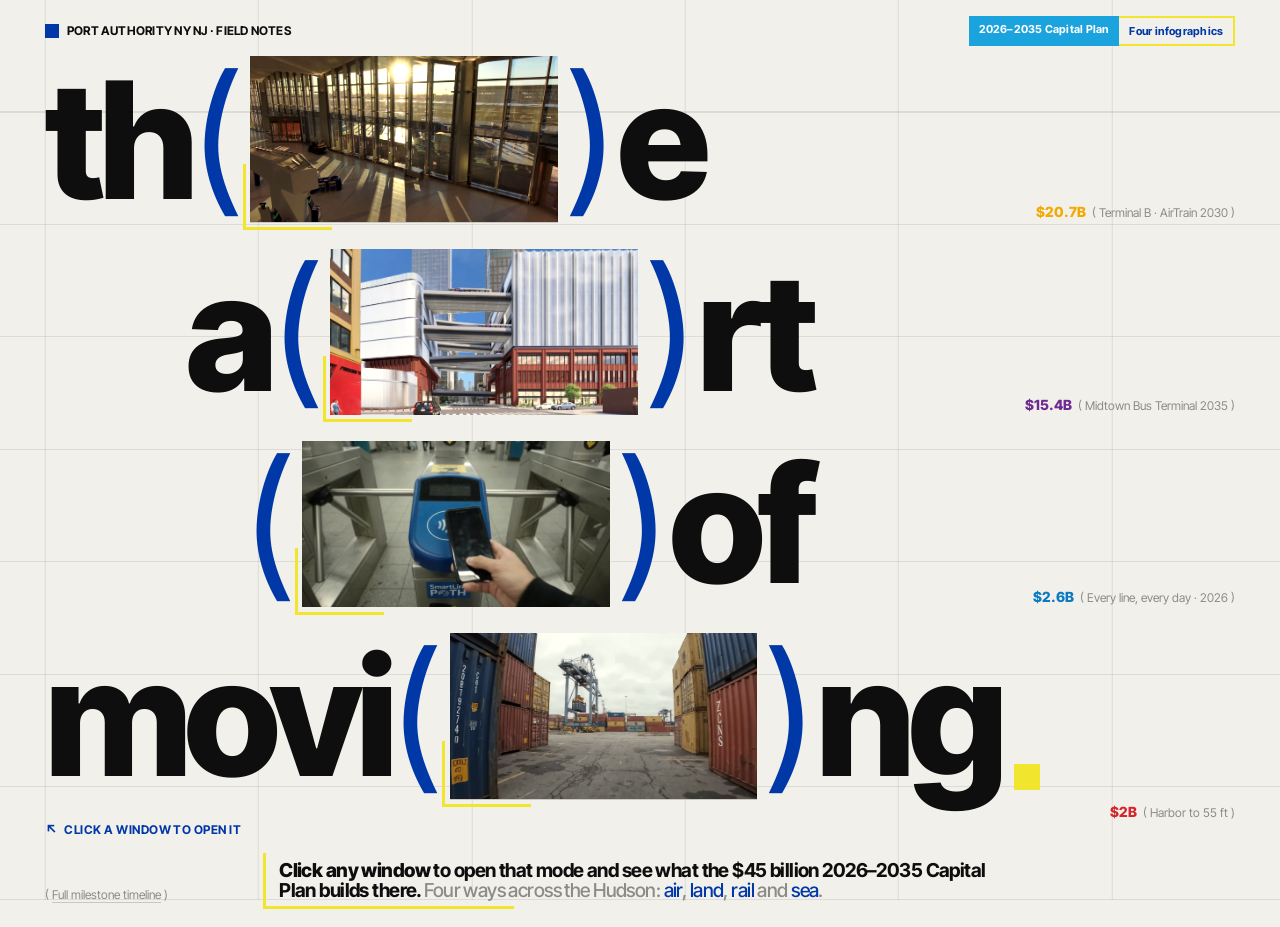
<file: index.html>
<!doctype html>
<html lang="en">
<head>
<meta charset="utf-8">
<meta name="viewport" content="width=device-width, initial-scale=1">
<title>The Art of Moving — Port of Entry</title>
<meta name="description" content="Air, land, rail and sea: what the Port Authority's $45 billion 2026–2035 Capital Plan builds for each, as four infographic pages.">
<link rel="preconnect" href="https://fonts.googleapis.com">
<link rel="preconnect" href="https://fonts.gstatic.com" crossorigin>
<link href="https://fonts.googleapis.com/css2?family=Inter+Tight:wght@400;500;700;800&display=swap" rel="stylesheet">
<style>
  :root {
    /* Paper and ink from the Swiss posters; blue and yellow from the Port Authority. */
    --paper: #f2f0eb;
    --ink: #0e0e0e;
    --grey: #8b8b88;
    --grey-light: #c9c7c1;
    --grid: rgba(14, 14, 14, 0.09);
    --blue: #0038a8;
    --yellow: #f2e52e;
    --cyan: #1aa3dd;
    /* The agency's own mode colours, from the capital plan deck. */
    --c-air: #f2a900; --c-land: #6e2c91; --c-rail: #0b7bc1; --c-sea: #d5262b;

    /* Width limit: the widest row (movi( )ng) is about 6.45em. Height limit: four rows plus chrome. */
    --size: clamp(56px, min(calc((100vw - 2 * var(--gutter)) / 6.45), calc((100svh - 150px) / 4.6)), 320px);
    --ratio: 1.85;
    --win-h: 1.02em;
    --gutter: clamp(16px, 3.5vw, 56px);
    --ease: cubic-bezier(.2, .7, .2, 1);
  }

  * { box-sizing: border-box; }
  html { background: var(--paper); }
  body {
    margin: 0;
    min-height: 100svh;
    background: var(--paper);
    color: var(--ink);
    font-family: "Inter Tight", "Helvetica Neue", Helvetica, Arial, sans-serif;
    -webkit-font-smoothing: antialiased;
    overflow-x: hidden;
    position: relative;
  }

  /* Faint layout grid, as in the reference posters: six columns and a horizontal rhythm. */
  .grid {
    position: fixed; inset: 0; z-index: 0; pointer-events: none;
    background-image:
      repeating-linear-gradient(90deg, var(--grid) 0 1px, transparent 1px calc(100% / 6)),
      repeating-linear-gradient(0deg,  var(--grid) 0 1px, transparent 1px 12.5svh);
    background-position: var(--gutter) 0, 0 0;
  }

  .page {
    position: relative; z-index: 1;
    min-height: 100svh;
    display: flex; flex-direction: column;
    padding: 16px var(--gutter) 18px;
  }

  /* ---------- Small type ---------- */
  .small { font-size: 12px; line-height: 1.3; letter-spacing: 0; color: var(--grey); }
  .small b { color: var(--ink); font-weight: 700; }
  .topline { display: flex; justify-content: space-between; gap: 24px; align-items: center; }
  .topline .mark { display: inline-flex; align-items: center; gap: 8px; color: var(--ink); font-weight: 700; text-transform: uppercase; letter-spacing: .02em; }
  .topline .mark i { width: 14px; height: 14px; background: var(--blue); display: inline-block; }
  /* The deck's cyan chip: this is the capital-plan edition of the site. */
  .chip { display: inline-flex; font-size: 11px; font-weight: 700; letter-spacing: .02em; }
  .chip span { padding: 6px 10px; }
  .chip span:first-child { background: var(--cyan); color: #fff; }
  .chip span:last-child { background: var(--paper); color: var(--blue); border: 2px solid var(--yellow); border-left: 0; }

  /* ---------- Title ---------- */
  .title {
    flex: 1 1 auto;
    display: flex; flex-direction: column; justify-content: center;
    gap: 0;
    padding: 10px 0 8px;
    font-size: var(--size);
    font-weight: 800;
    line-height: 0.98;
    letter-spacing: -0.045em;
  }
  .title, .row { min-width: 0; }
  .title h1 { display: contents; font-size: inherit; font-weight: inherit; margin: 0; }

  .row { display: flex; align-items: center; gap: 0 0.45em; white-space: nowrap; }
  .row + .row { margin-top: 0.16em; }
  .row--start  { justify-content: flex-start; }
  .row--center { justify-content: center; }
  .row--center .word { margin-left: auto; }
  .row--indent { padding-left: 16.667%; }
  .row--wrap { flex-wrap: wrap; row-gap: 4px; }

  .word { display: inline-flex; align-items: center; }

  /* Parentheses: regular weight in Port Authority blue. */
  .paren { color: var(--blue); font-weight: 400; letter-spacing: 0; line-height: 1; transform: translateY(-0.03em); user-select: none; }
  .paren--open  { margin-right: 0.05em; }
  .paren--close { margin-left: 0.05em; }

  /* Caption beside each word: the mode's plan budget and headline project. */
  .cap {
    font-size: 12px; font-weight: 400; letter-spacing: 0; line-height: 1.2;
    color: var(--grey); white-space: nowrap; align-self: flex-end; margin-left: auto; padding-bottom: 0.12em;
  }
  .cap b { font-weight: 800; color: var(--mode); margin-right: 6px; font-size: 14px; }

  .hint { margin: 0.12em 0 0; font-size: 12px; font-weight: 700; letter-spacing: .04em; text-transform: uppercase; color: var(--blue); display: flex; align-items: center; gap: 6px; }
  .hint__arrow { font-size: 14px; }
  /* Bauhaus full stop: a yellow square after the last word. */
  .stop { display: inline-block; width: 0.16em; height: 0.16em; background: var(--yellow); margin-left: 0.08em; align-self: flex-end; margin-bottom: 0.06em; }

  /* ---------- ClipWindow: bare clip, square corners, one yellow corner bracket ---------- */
  .clip {
    position: relative;
    display: block;
    height: var(--win-h);
    width: calc(var(--win-h) * var(--ratio));
    background: var(--grey-light);
    overflow: visible;
    vertical-align: middle;
    cursor: pointer;
    outline-offset: 6px;
    transition: transform .25s var(--ease);
  }
  .clip video {
    position: absolute; inset: 0; width: 100%; height: 100%; object-fit: cover; display: block;
    /* Warm grade, kept from before: like old Kodachrome, colour intact, blacks lifted a touch. */
    filter: sepia(.18) saturate(1.22) contrast(1.03) brightness(1.03);
  }
  /* The Port Authority's L-bracket, bottom-left, a quarter of the window per arm. */
  .clip::after {
    content: ""; position: absolute; left: -0.045em; bottom: -0.045em;
    width: 28%; height: 38%;
    border-left: 3px solid var(--yellow); border-bottom: 3px solid var(--yellow);
    pointer-events: none;
  }
  .clip:focus-visible { outline: 3px solid var(--blue); }
  @media (hover: hover) and (pointer: fine) {
    .clip:hover { transform: scale(1.02); }
    .clip:hover::after { border-color: var(--blue); }
  }
  @media (prefers-reduced-motion: reduce) { .clip { transition: none; } .clip:hover { transform: none; } }

  .row[data-mode="air"]  { --mode: var(--c-air); }
  .row[data-mode="land"] { --mode: var(--c-land); }
  .row[data-mode="rail"] { --mode: var(--c-rail); }
  .row[data-mode="sea"]  { --mode: var(--c-sea); }

  /* ---------- Bottom: legend, or the open mode's plan card ---------- */
  .foot { position: relative; min-height: 0; padding-top: 8px; display: grid; grid-template-columns: 1fr 5fr; gap: 24px; align-items: end; }
  .legend__note { padding-bottom: 6px; }
  .legend__text {
    position: relative; margin: 0; padding: 8px 0 8px 16px; max-width: 56ch;
    font-size: clamp(15px, 1.5vw, 22px); font-weight: 700; line-height: 1.04; letter-spacing: -0.03em; color: var(--ink);
  }
  .legend__text::before { content: ""; position: absolute; left: 0; top: 0; bottom: 0; width: 34%; border-left: 3px solid var(--yellow); border-bottom: 3px solid var(--yellow); }
  .legend__text .mode { color: var(--blue); }
  .legend__text .quiet { color: var(--grey); font-weight: 500; }
  .legend__text > .quiet:first-child { color: var(--ink); font-weight: 800; }
  .foot a { color: inherit; text-decoration: none; border-bottom: 1px solid var(--grey-light); }
  .foot a:hover { color: var(--blue); border-color: var(--blue); }


  /* ---------- Small screens ---------- */
  @media (max-width: 720px) {
    .row--indent { padding-left: 0; }
    .row--center { justify-content: flex-start; padding-left: 12%; }
    .row + .row { margin-top: 0.22em; }
    .cap { display: none; }
    .topline .chip { display: none; }
    .foot { grid-template-columns: 1fr; gap: 12px; }
    .legend__text { max-width: none; font-size: 16px; }
  }
</style>
</head>
<body>
<script>
  // Start every page at its top, even when it loads inside a frame whose parent is scrolled (claude.ai, mobile included).
  (function () {
    try { history.scrollRestoration = "manual"; } catch (e) {}
    var toTop = function () {
      window.scrollTo(0, 0);
      var el = document.documentElement;
      if (el && el.scrollIntoView) el.scrollIntoView({ block: "start", inline: "nearest", behavior: "instant" });
    };
    toTop();
    document.addEventListener("DOMContentLoaded", toTop);
    window.addEventListener("load", function () { toTop(); requestAnimationFrame(toTop); setTimeout(toTop, 250); });
    window.addEventListener("pageshow", function (e) { if (e.persisted) toTop(); });
  })();
</script>
<div class="grid" aria-hidden="true"></div>

<div class="page">
  <header class="topline small">
    <span class="mark"><i></i> Port Authority NY NJ · Field notes</span>
    <span class="chip"><span>2026–2035 Capital Plan</span><span>Four infographics</span></span>
  </header>

  <main class="title">
    <h1>
      <div class="row row--start" data-mode="air">
        <span class="word">th<span class="paren paren--open">(</span><a class="clip" href="air/index.html" data-mode="air" aria-label="Air — Newark Liberty Terminal A. In the plan: $20.7 billion, Terminal B, AirTrain 2030"><video autoplay muted loop playsinline preload="auto" poster="assets/posters/air.jpg" src="assets/clips/air.mp4" aria-hidden="true" tabindex="-1"></video></a><span class="paren paren--close">)</span>e</span>
        <span class="cap"><b>$20.7B</b>( Terminal B · AirTrain 2030 )</span>
      </div>

      <div class="row row--center" data-mode="land">
        <span class="word">a<span class="paren paren--open">(</span><a class="clip" href="land/index.html" data-mode="land" aria-label="Land — Lincoln Tunnel and the bus terminal. In the plan: $15.4 billion, Midtown Bus Terminal 2035"><video autoplay muted loop playsinline preload="auto" poster="assets/posters/land.jpg" src="assets/clips/land.mp4" aria-hidden="true" tabindex="-1"></video></a><span class="paren paren--close">)</span>rt</span>
        <span class="cap"><b>$15.4B</b>( Midtown Bus Terminal 2035 )</span>
      </div>

      <div class="row row--start row--indent" data-mode="rail">
        <span class="word"><span class="paren paren--open">(</span><a class="clip" href="rail/index.html" data-mode="rail" aria-label="Rail — PATH. In the plan: $2.6 billion, every line every day from 2026"><video autoplay muted loop playsinline preload="auto" poster="assets/posters/rail.jpg" src="assets/clips/rail.mp4" aria-hidden="true" tabindex="-1"></video></a><span class="paren paren--close">)</span>of</span>
        <span class="cap"><b>$2.6B</b>( Every line, every day · 2026 )</span>
      </div>

      <div class="row row--start row--wrap" data-mode="sea">
        <span class="word">movi<span class="paren paren--open">(</span><a class="clip" href="sea/index.html" data-mode="sea" aria-label="Sea — Port Newark–Elizabeth. In the plan: $2 billion, harbor to 55 feet"><video autoplay muted loop playsinline preload="auto" poster="assets/posters/sea.jpg" src="assets/clips/sea.mp4" aria-hidden="true" tabindex="-1"></video></a><span class="paren paren--close">)</span>ng<span class="stop" aria-hidden="true"></span></span>
        <span class="cap"><b>$2B</b>( Harbor to 55 ft )</span>
      </div>
    </h1>
    <p class="hint" aria-hidden="true"><span class="hint__arrow">&#8598;</span> click a window to open it</p>
  </main>

  <footer class="foot" id="foot">
    <div class="legend__note small">( <a href="timeline/index.html">Full milestone timeline</a> )</div>
    <p class="legend__text">
      <span class="quiet">Click any window</span> to open that mode and see what the $45 billion 2026–2035 Capital Plan builds there.
      <span class="quiet">Four ways across the Hudson: <span class="mode">air</span>, <span class="mode">land</span>, <span class="mode">rail</span> and <span class="mode">sea</span>.</span>
    </p>
  </footer>
</div>

<script>
  (function () {
    // ---------- ClipWindow playback ----------
    const reduce = window.matchMedia("(prefers-reduced-motion: reduce)");
    const videos = Array.from(document.querySelectorAll(".clip video"));
    function apply() {
      videos.forEach((v) => {
        if (reduce.matches) { v.removeAttribute("autoplay"); v.pause(); v.load(); }
        else { v.setAttribute("autoplay", ""); v.playbackRate = 0.55; const p = v.play(); if (p && p.catch) p.catch(() => {}); }
      });
    }
    apply();
    reduce.addEventListener("change", apply);
    videos.forEach((v) => v.addEventListener("canplay", () => { if (!reduce.matches && v.paused) v.play().catch(() => {}); }));
    const nudge = () => { if (!reduce.matches) apply(); };
    ["pointerdown", "keydown", "touchstart"].forEach((t) => document.addEventListener(t, nudge, { once: true, passive: true }));
    document.addEventListener("visibilitychange", () => { if (!document.hidden) nudge(); });


  })();
</script>
</body>
</html>
</file>
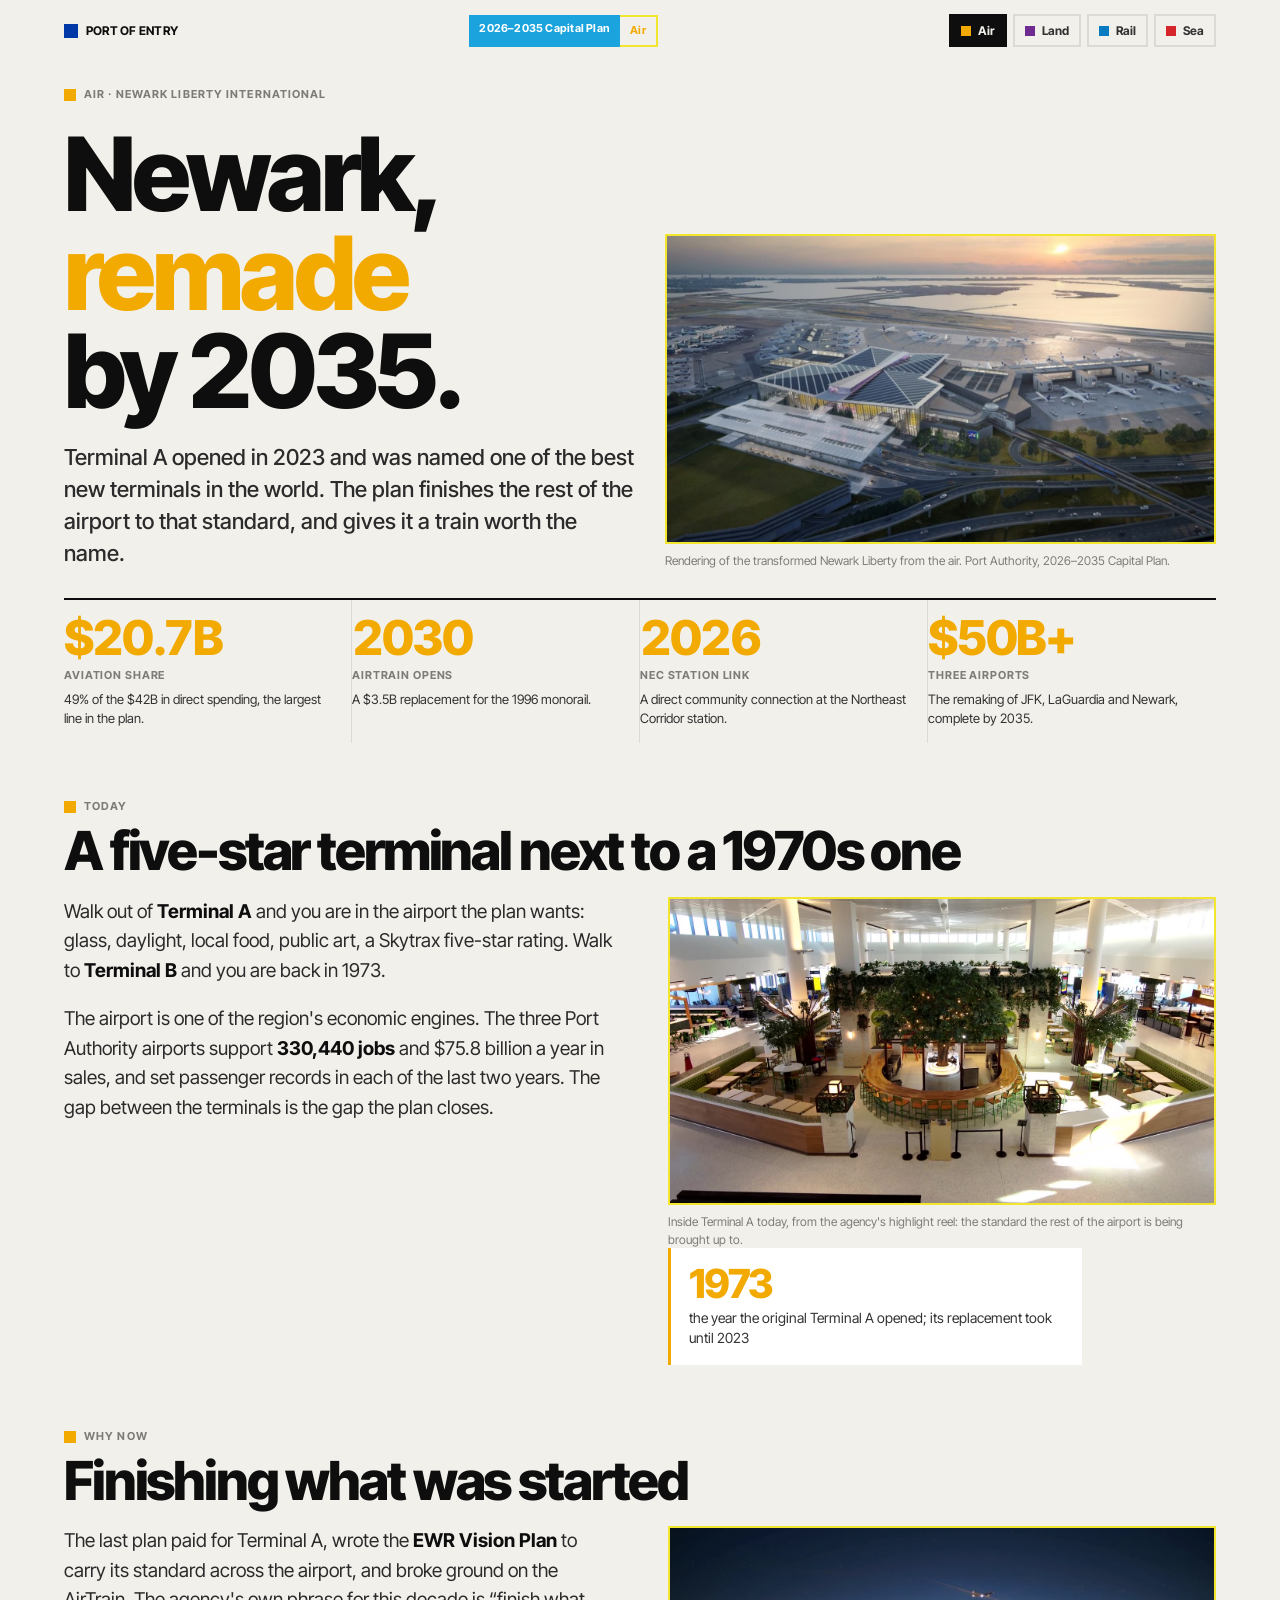
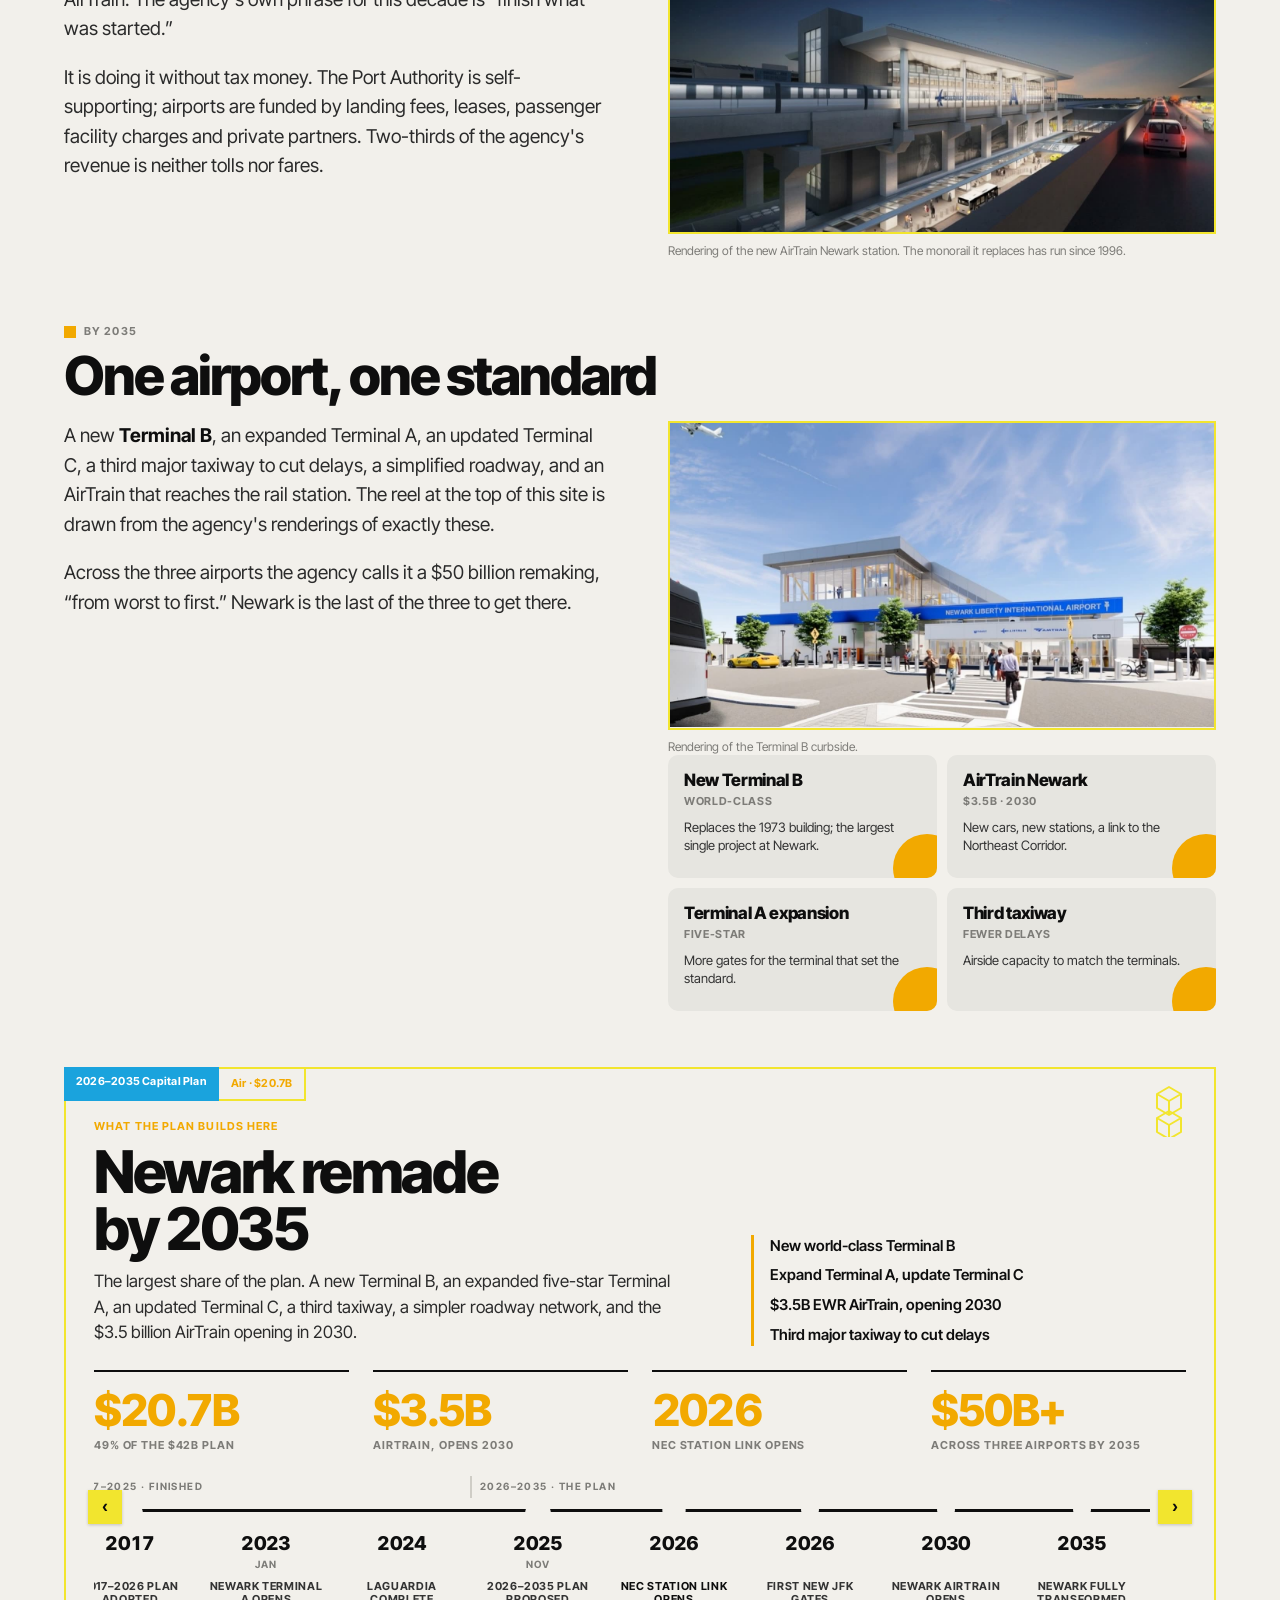
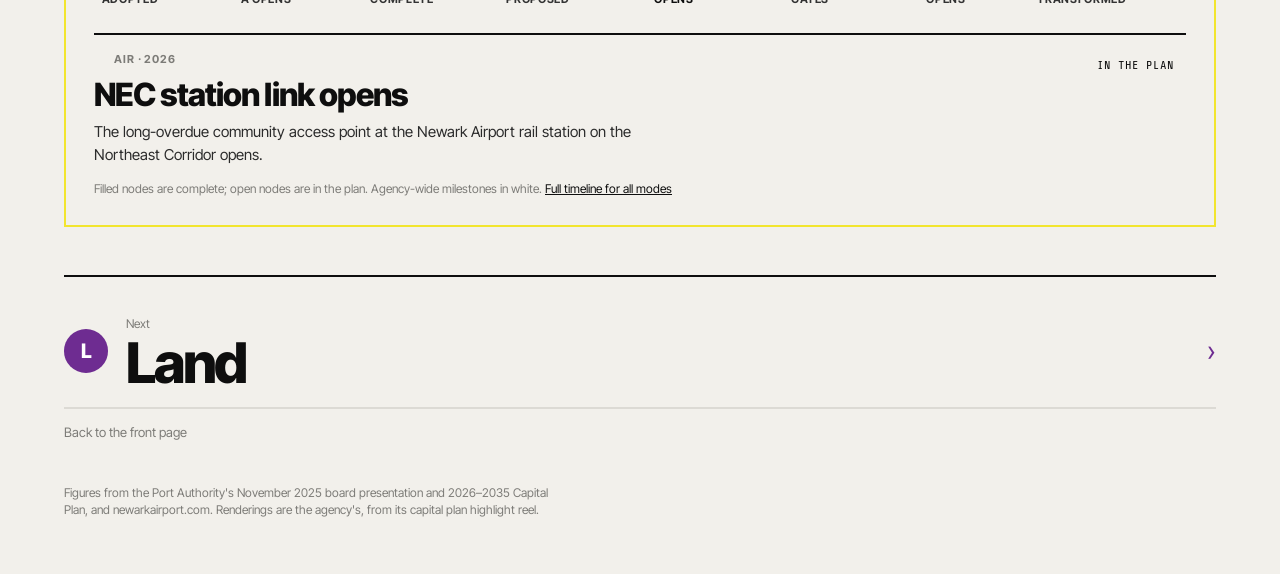
<file: air/index.html>
<!doctype html>
<html lang="en">
<head>
<meta charset="utf-8">
<meta name="viewport" content="width=device-width, initial-scale=1">
<title>Air — Port of Entry</title>
<meta name="description" content="Terminal A opened in 2023 and was named one of the best new terminals in the world. The plan finishes the rest of the airport to that standard, and gives it a train worth the name.">
<link rel="preconnect" href="https://fonts.googleapis.com">
<link rel="preconnect" href="https://fonts.gstatic.com" crossorigin>
<link href="https://fonts.googleapis.com/css2?family=Inter+Tight:wght@400;500;700;800&family=Share+Tech+Mono&display=swap" rel="stylesheet">
<link rel="stylesheet" href="../assets/css/story.css">
</head>
<body data-mode="air">
<script>
  // Start every page at its top, even when it loads inside a frame whose parent is scrolled (claude.ai, mobile included).
  (function () {
    try { history.scrollRestoration = "manual"; } catch (e) {}
    var toTop = function () {
      window.scrollTo(0, 0);
      var el = document.documentElement;
      if (el && el.scrollIntoView) el.scrollIntoView({ block: "start", inline: "nearest", behavior: "instant" });
    };
    toTop();
    document.addEventListener("DOMContentLoaded", toTop);
    window.addEventListener("load", function () { toTop(); requestAnimationFrame(toTop); setTimeout(toTop, 250); });
    window.addEventListener("pageshow", function (e) { if (e.persisted) toTop(); });
  })();
</script>


<header class="top">
  <a class="mark" href="../index.html"><i></i> Port of Entry</a>
  <span class="chip"><span>2026–2035 Capital Plan</span><span>Air</span></span>
  <nav class="modes" aria-label="Modes"><a href="../air/index.html" style="--k:var(--c-air)" aria-current="page"><i></i>Air</a><a href="../land/index.html" style="--k:var(--c-land)"><i></i>Land</a><a href="../rail/index.html" style="--k:var(--c-rail)"><i></i>Rail</a><a href="../sea/index.html" style="--k:var(--c-sea)"><i></i>Sea</a></nav>
</header>

<section class="hero">
  <div class="hero__text">
    <span class="eyebrow"><i></i>Air · Newark Liberty International</span>
    <h1>Newark, <span class="k">remade</span> by 2035.</h1>
    <p class="hero__lede">Terminal A opened in 2023 and was named one of the best new terminals in the world. The plan finishes the rest of the airport to that standard, and gives it a train worth the name.</p>
  </div>
  <figure class="figure "><video class="figure__v" autoplay muted loop playsinline preload="auto" poster="../assets/stills/air-hero.jpg" src="../assets/clips/fig-air-hero.mp4" aria-label="Rendering of the transformed Newark Liberty from the air. Port Authority, 2026–2035 Capital Plan."></video><figcaption>Rendering of the transformed Newark Liberty from the air. Port Authority, 2026–2035 Capital Plan.</figcaption></figure>
</section>

<section class="stats" aria-label="Air in the plan, in numbers"><div class="stat"><b>$20.7B</b><span>Aviation share</span><small>49% of the $42B in direct spending, the largest line in the plan.</small></div><div class="stat"><b>2030</b><span>AirTrain opens</span><small>A $3.5B replacement for the 1996 monorail.</small></div><div class="stat"><b>2026</b><span>NEC station link</span><small>A direct community connection at the Northeast Corridor station.</small></div><div class="stat"><b>$50B+</b><span>Three airports</span><small>The remaking of JFK, LaGuardia and Newark, complete by 2035.</small></div></section>

<section class="chapter">
  <div class="chapter__head"><span class="eyebrow"><i></i>Today</span><h2>A five-star terminal next to a 1970s one</h2></div>
  <div class="prose"><p>Walk out of <b>Terminal A</b> and you are in the airport the plan wants: glass, daylight, local food, public art, a Skytrax five-star rating. Walk to <b>Terminal B</b> and you are back in 1973.</p><p>The airport is one of the region's economic engines. The three Port Authority airports support <b>330,440 jobs</b> and $75.8 billion a year in sales, and set passenger records in each of the last two years. The gap between the terminals is the gap the plan closes.</p></div>
  <div><figure class="figure "><video class="figure__v" autoplay muted loop playsinline preload="auto" poster="../assets/stills/air-hall.jpg" src="../assets/clips/fig-air-hall.mp4" aria-label="Inside Terminal A today, from the agency&#x27;s highlight reel: the standard the rest of the airport is being brought up to."></video><figcaption>Inside Terminal A today, from the agency's highlight reel: the standard the rest of the airport is being brought up to.</figcaption></figure><div class="pull"><b>1973</b><span>the year the original Terminal A opened; its replacement took until 2023</span></div></div>
</section>
<section class="chapter chapter--flip">
  <div class="chapter__head"><span class="eyebrow"><i></i>Why now</span><h2>Finishing what was started</h2></div>
  <div class="prose"><p>The last plan paid for Terminal A, wrote the <b>EWR Vision Plan</b> to carry its standard across the airport, and broke ground on the AirTrain. The agency's own phrase for this decade is “finish what was started.”</p><p>It is doing it without tax money. The Port Authority is self-supporting; airports are funded by landing fees, leases, passenger facility charges and private partners. Two-thirds of the agency's revenue is neither tolls nor fares.</p></div>
  <div><figure class="figure "><video class="figure__v" autoplay muted loop playsinline preload="auto" poster="../assets/stills/air-airtrain.jpg" src="../assets/clips/fig-air-airtrain.mp4" aria-label="Rendering of the new AirTrain Newark station. The monorail it replaces has run since 1996."></video><figcaption>Rendering of the new AirTrain Newark station. The monorail it replaces has run since 1996.</figcaption></figure></div>
</section>
<section class="chapter">
  <div class="chapter__head"><span class="eyebrow"><i></i>By 2035</span><h2>One airport, one standard</h2></div>
  <div class="prose"><p>A new <b>Terminal B</b>, an expanded Terminal A, an updated Terminal C, a third major taxiway to cut delays, a simplified roadway, and an AirTrain that reaches the rail station. The reel at the top of this site is drawn from the agency's renderings of exactly these.</p><p>Across the three airports the agency calls it a $50 billion remaking, “from worst to first.” Newark is the last of the three to get there.</p></div>
  <div><figure class="figure "><video class="figure__v" autoplay muted loop playsinline preload="auto" poster="../assets/stills/air-curb.jpg" src="../assets/clips/fig-air-curb.mp4" aria-label="Rendering of the Terminal B curbside."></video><figcaption>Rendering of the Terminal B curbside.</figcaption></figure><div class="cards"><div class="card"><b>New Terminal B</b><small>World-class</small><p>Replaces the 1973 building; the largest single project at Newark.</p></div><div class="card"><b>AirTrain Newark</b><small>$3.5B · 2030</small><p>New cars, new stations, a link to the Northeast Corridor.</p></div><div class="card"><b>Terminal A expansion</b><small>Five-star</small><p>More gates for the terminal that set the standard.</p></div><div class="card"><b>Third taxiway</b><small>Fewer delays</small><p>Airside capacity to match the terminals.</p></div></div></div>
</section>

<section class="plan" data-plan="air" data-root=".." aria-label="What the 2026–2035 Capital Plan builds here"></section>

<section class="next">
  <a class="big" href="../land/index.html" style="--k:var(--c-land)"><span class="bullet">L</span><span><span class="small">Next</span><br><span class="sign">Land</span></span><span class="arrow">&rsaquo;</span></a>
  <a class="home" href="../index.html">Back to the front page</a>
</section>

<footer class="src small"><p>Figures from the Port Authority's November 2025 board presentation and 2026–2035 Capital Plan, and newarkairport.com. Renderings are the agency's, from its capital plan highlight reel.</p></footer>

<script src="../assets/js/plan-data.js"></script>
<script src="../assets/js/timeline.js"></script>
<script src="../assets/js/loops.js"></script>
</body>
</html>
</file>
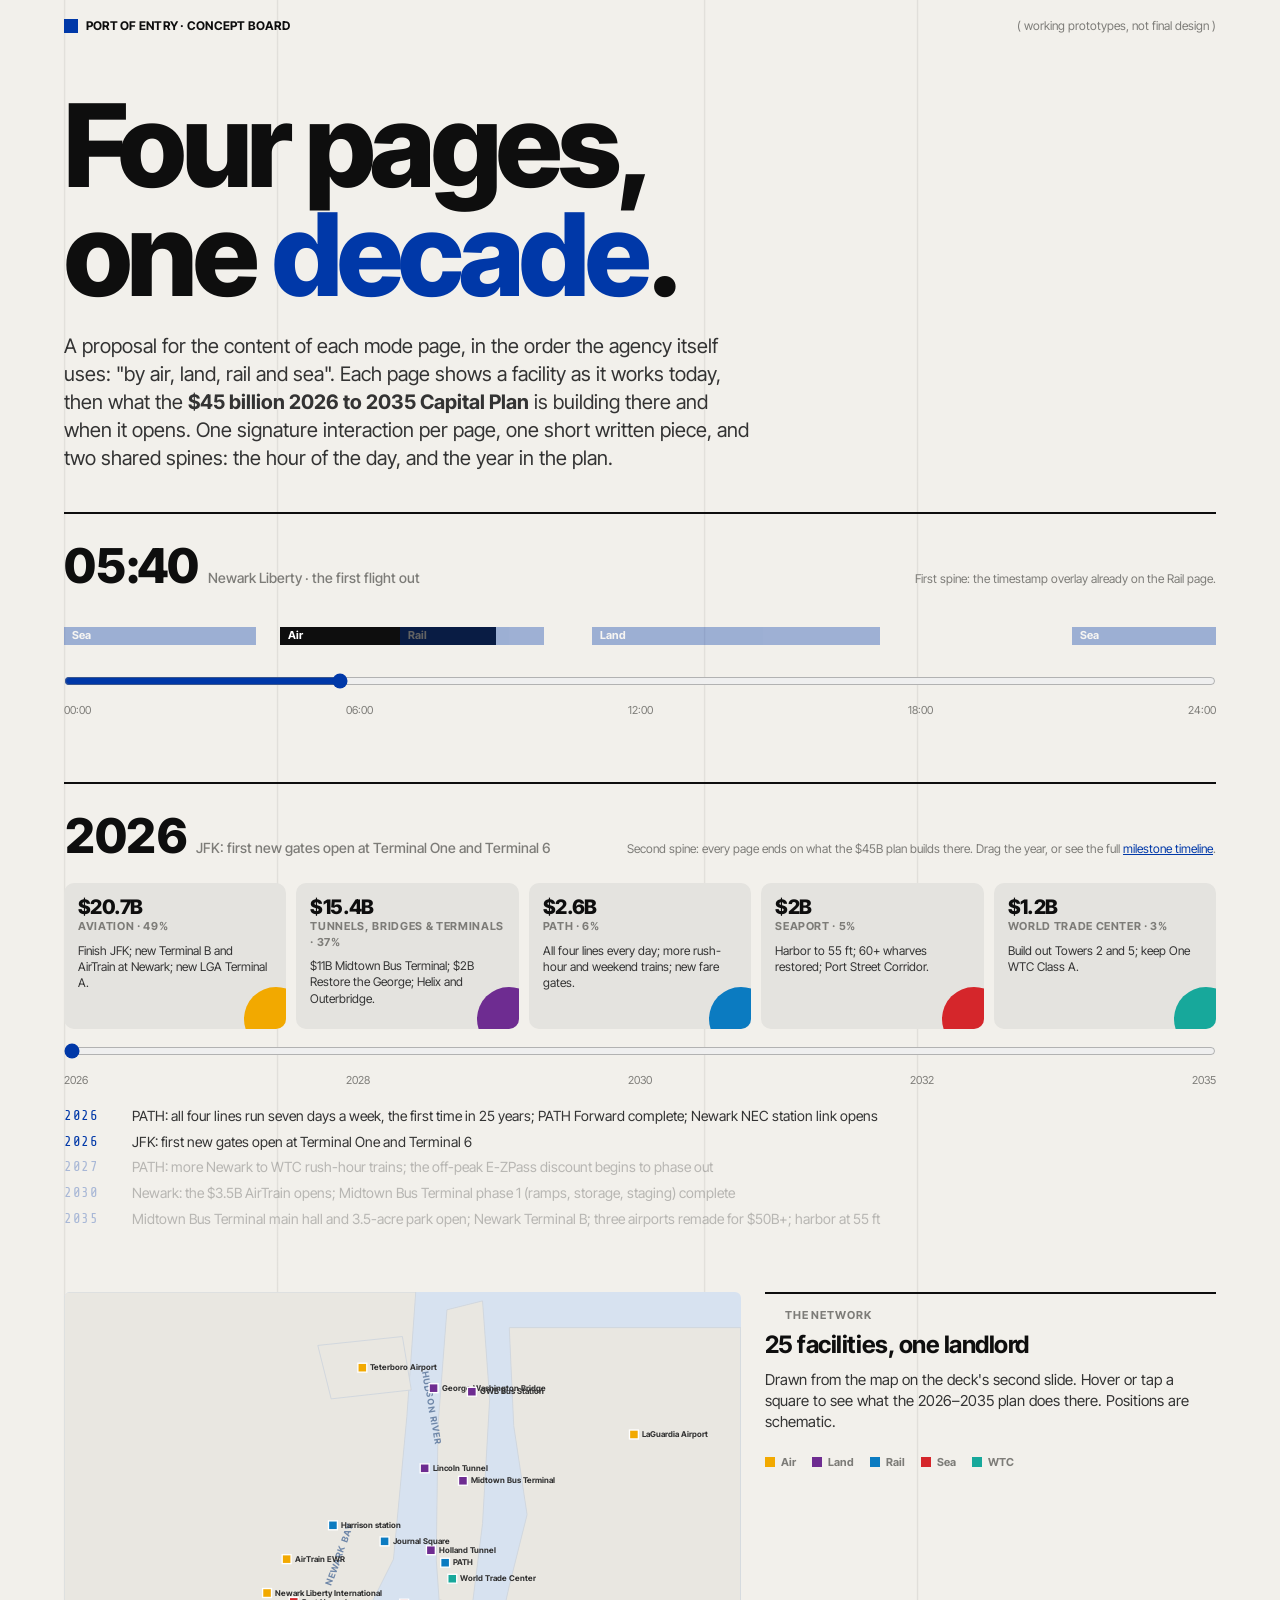
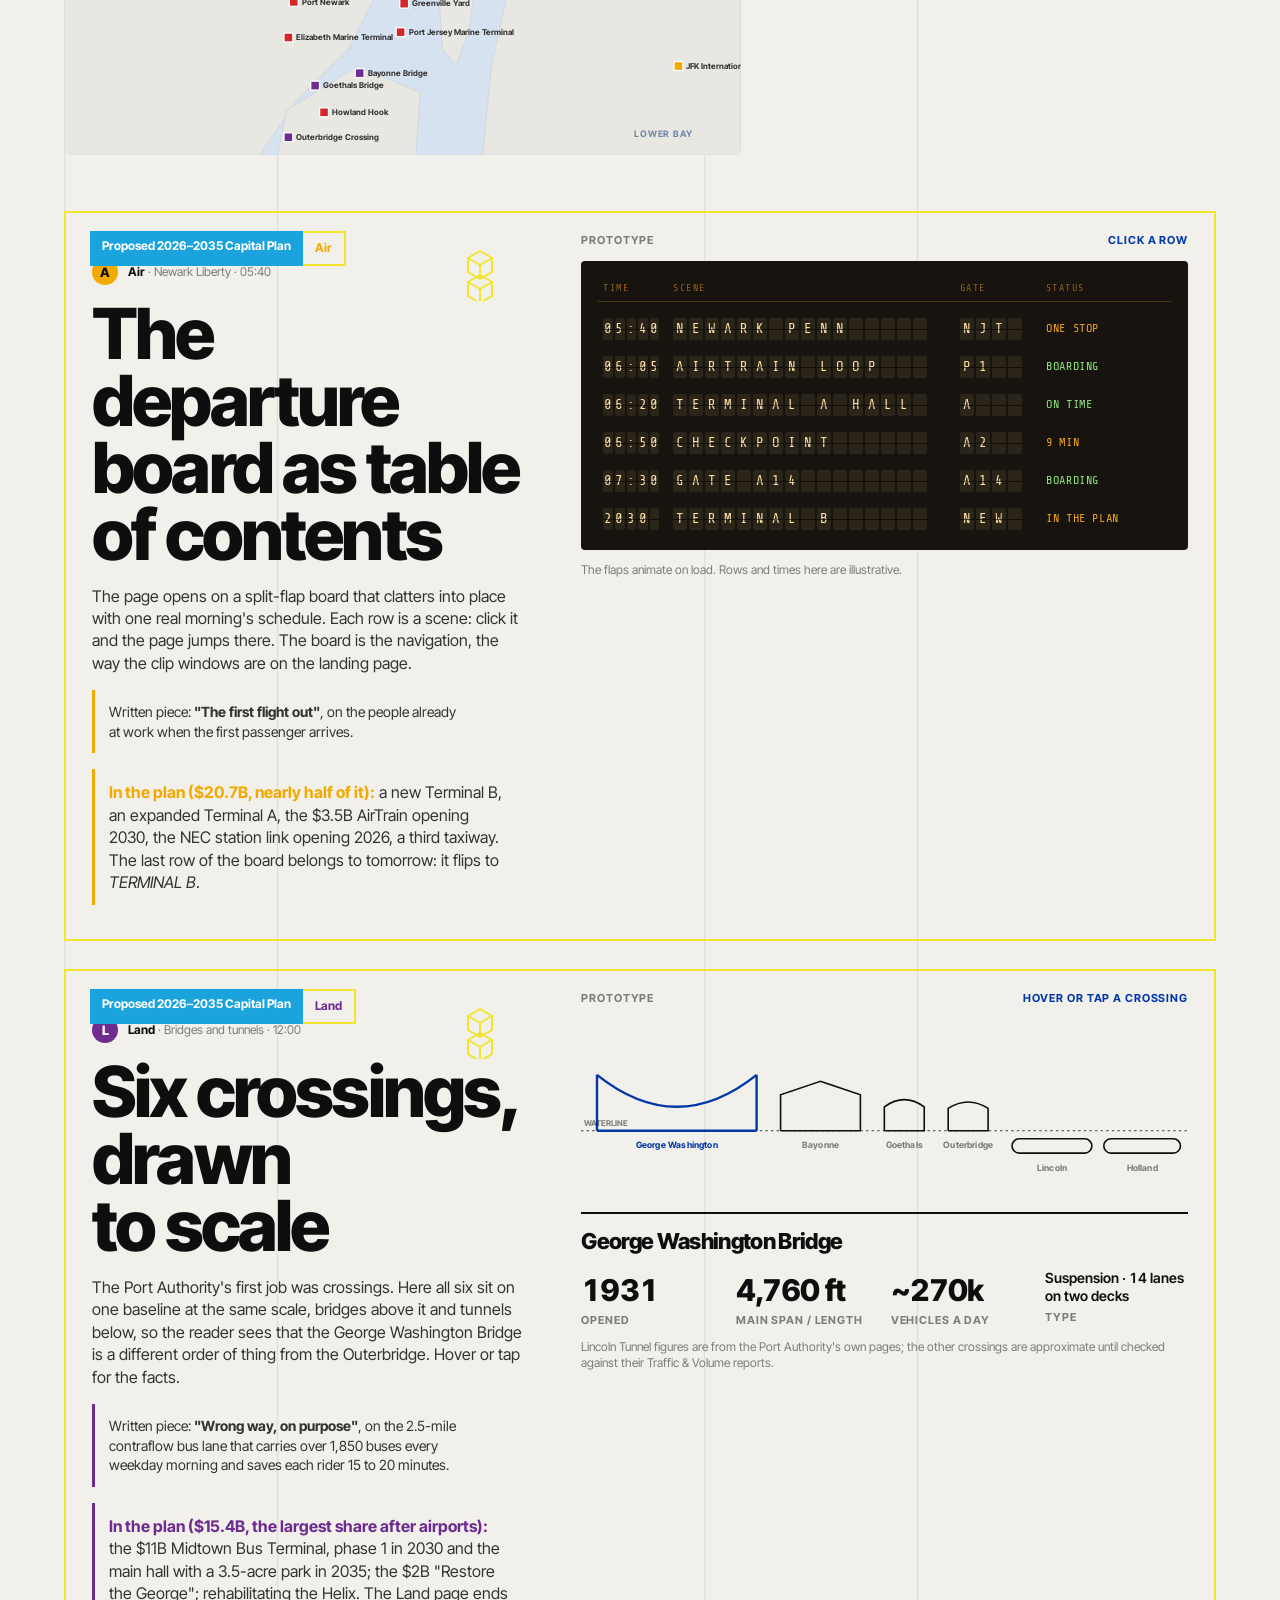
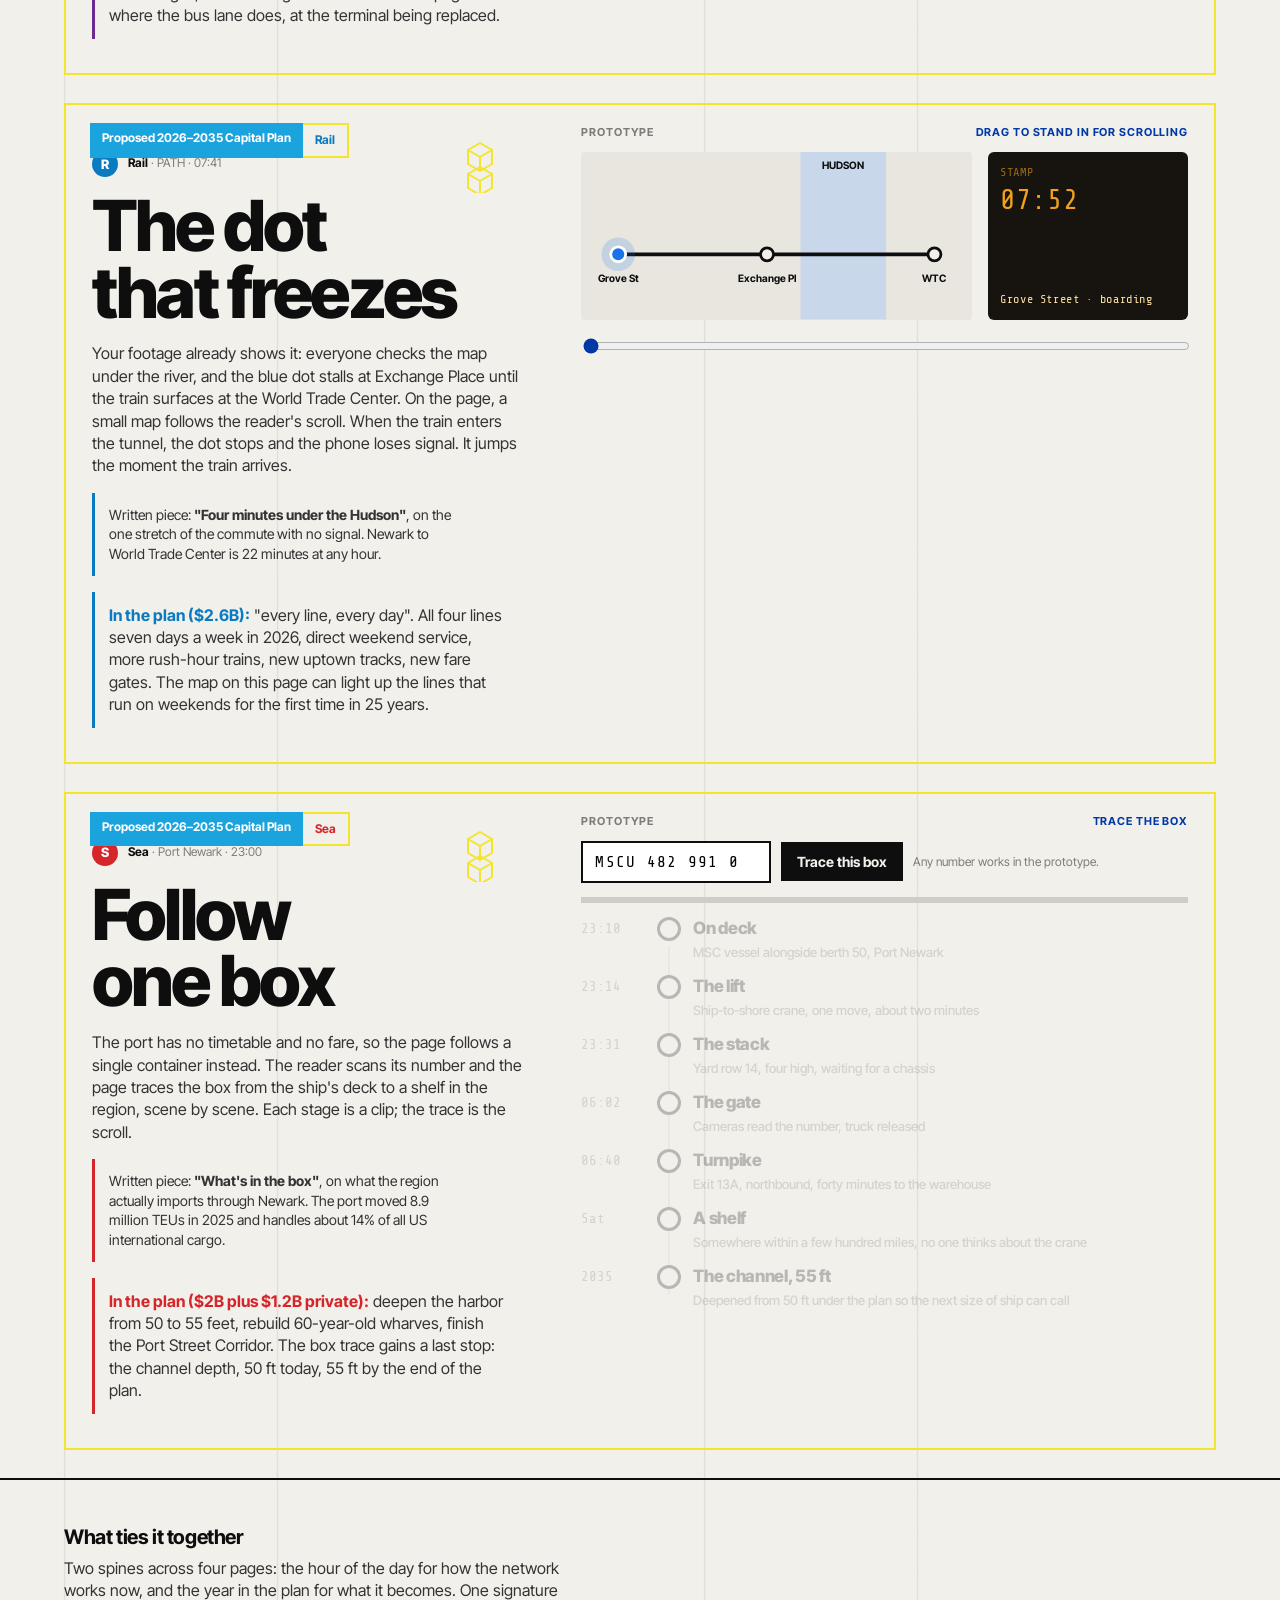
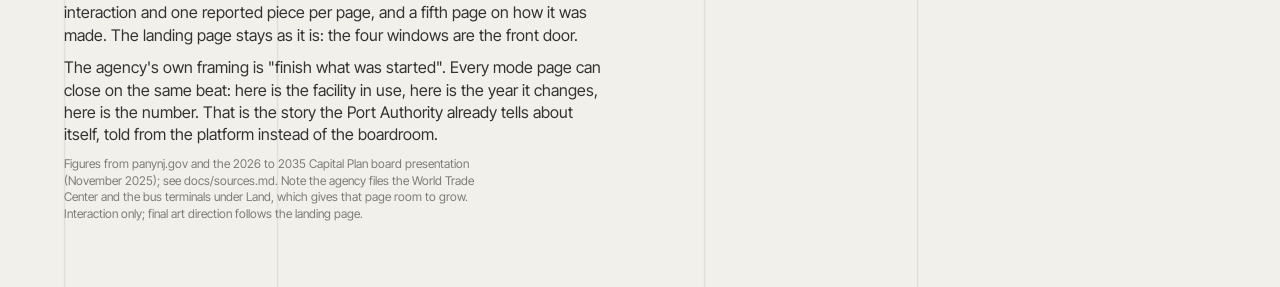
<file: concepts/index.html>
<!doctype html>
<html lang="en">
<head>
<meta charset="utf-8">
<meta name="viewport" content="width=device-width, initial-scale=1">
<title>Port of Entry Concepts</title>
<link rel="preconnect" href="https://fonts.googleapis.com">
<link rel="preconnect" href="https://fonts.gstatic.com" crossorigin>
<link href="https://fonts.googleapis.com/css2?family=Inter+Tight:wght@400;500;700;800&family=Share+Tech+Mono&display=swap" rel="stylesheet">
<style>
  :root {
    --paper: #f2f0eb; --ink: #0e0e0e; --grey: #7d7c78; --grey-light: #cfcdc6; --grid: rgba(14,14,14,.08);
    --blue: #0038a8; --yellow: #f2e52e; --housing: #17140f; --led: #f0a21e;
    --gutter: clamp(16px, 5vw, 72px);
  }
  * { box-sizing: border-box; }
  html { background: var(--paper); }
  body {
    margin: 0; background: var(--paper); color: var(--ink);
    font-family: "Inter Tight", "Helvetica Neue", Helvetica, Arial, sans-serif;
    -webkit-font-smoothing: antialiased; line-height: 1.4;
    background-image: repeating-linear-gradient(90deg, var(--grid) 0 1px, transparent 1px calc(100% / 6));
    background-position: var(--gutter) 0;
  }
  .mono { font-family: "Share Tech Mono", ui-monospace, Consolas, monospace; letter-spacing: .04em; }
  .small { font-size: 12px; color: var(--grey); }
  .small b { color: var(--ink); font-weight: 700; }
  h1, h2, h3 { margin: 0; letter-spacing: -0.04em; line-height: .95; text-wrap: balance; }
  h1 { font-size: clamp(44px, 9vw, 120px); font-weight: 800; }
  h2 { font-size: clamp(34px, 5.5vw, 72px); font-weight: 800; }
  h3 { font-size: 20px; font-weight: 700; letter-spacing: -0.02em; }
  p { margin: 0; }
  .blue { color: var(--blue); }

  header { padding: 18px var(--gutter) 0; display: flex; justify-content: space-between; gap: 16px; }
  .mark { display: inline-flex; align-items: center; gap: 8px; font-weight: 700; font-size: 12px; text-transform: uppercase; letter-spacing: .02em; }
  .mark i { width: 14px; height: 14px; background: var(--blue); }

  .intro { padding: 56px var(--gutter) 40px; display: grid; gap: 22px; max-width: 1100px; }
  .intro p { max-width: 58ch; font-size: clamp(16px, 1.6vw, 20px); color: #333; }

  /* ---------- Shared spine: one day, four places ---------- */
  .spine { margin: 0 var(--gutter) 64px; border-top: 2px solid var(--ink); padding-top: 18px; display: grid; gap: 14px; }
  .spine__head { display: flex; justify-content: space-between; align-items: baseline; gap: 16px; flex-wrap: wrap; }
  .spine__now { font-size: clamp(28px, 4vw, 48px); font-weight: 800; letter-spacing: -0.03em; font-variant-numeric: tabular-nums; }
  .spine__now small { font-size: 14px; font-weight: 500; color: var(--grey); letter-spacing: 0; margin-left: 10px; }
  .spine__track { position: relative; height: 46px; }
  .spine__shift { position: absolute; top: 14px; height: 18px; display: flex; align-items: center; padding: 0 8px; font-size: 11px; font-weight: 700; color: #fff; background: var(--blue); white-space: nowrap; transition: opacity .2s; }
  .spine__shift.is-off { opacity: .35; }
  .spine__shift.is-on { background: var(--ink); }
  .spine input { width: 100%; margin: 0; accent-color: var(--blue); }
  .spine__hours { display: flex; justify-content: space-between; font-size: 11px; color: var(--grey); }

  /* ---------- Concept sections ---------- */
  .concept { padding: 56px var(--gutter); border-top: 1px solid var(--grey-light); display: grid; grid-template-columns: minmax(0, 1fr) minmax(0, 1.4fr); gap: 32px 56px; align-items: start; }
  .concept__text { display: grid; gap: 16px; position: sticky; top: 24px; }
  .concept__eyebrow { display: flex; align-items: center; gap: 10px; }
  .concept__eyebrow .bullet { width: 26px; height: 26px; border-radius: 50%; background: var(--blue); color: #fff; display: grid; place-items: center; font-weight: 800; font-size: 13px; }
  .concept__text p { color: #333; font-size: 16px; max-width: 48ch; }
  .concept__text .how { padding: 12px 14px; border-left: 3px solid var(--yellow); font-size: 14px; }
  .concept__demo { display: grid; gap: 12px; min-width: 0; }
  .demo-label { display: flex; justify-content: space-between; font-size: 11px; color: var(--grey); text-transform: uppercase; letter-spacing: .08em; font-weight: 700; }
  .demo-label span:last-child { color: var(--blue); }
  @media (max-width: 860px) { .concept { grid-template-columns: 1fr; } .concept__text { position: static; } }

  /* ---------- Air: split-flap board ---------- */
  .board { background: var(--housing); padding: 16px; border-radius: 4px; display: grid; gap: 8px; color: var(--led); overflow-x: auto; }
  .board__row { display: grid; grid-template-columns: 56px 1fr 72px 120px; gap: 14px; align-items: center; cursor: pointer; padding: 4px 6px; border-radius: 2px; }
  .board__row:hover, .board__row.is-active { background: rgba(240,162,30,.12); }
  .board__head { font-size: 10px; color: rgba(240,162,30,.55); text-transform: uppercase; letter-spacing: .14em; border-bottom: 1px solid rgba(240,162,30,.25); padding-bottom: 6px; margin-bottom: 4px; cursor: default; }
  .board__head:hover { background: none; }
  .flap { display: inline-flex; gap: 2px; }
  .flap i { display: inline-grid; place-items: center; width: 14px; height: 22px; background: #2a2419; color: #ffe2a8; font-style: normal; font-size: 14px; border-radius: 2px; position: relative; overflow: hidden; }
  .flap i::after { content: ""; position: absolute; left: 0; right: 0; top: 50%; height: 1px; background: rgba(0,0,0,.6); }
  .board__status { font-size: 12px; }
  .board__status.go { color: #8ee07a; }

  /* ---------- Land: six crossings ---------- */
  .crossings { display: grid; gap: 10px; }
  .crossings svg { width: 100%; height: auto; display: block; }
  .crossings .x { cursor: pointer; }
  .crossings .x path, .crossings .x rect { fill: none; stroke: var(--ink); stroke-width: 2; transition: stroke .2s; }
  .crossings .x text { font-family: "Inter Tight", sans-serif; font-size: 11px; font-weight: 700; fill: var(--grey); letter-spacing: .02em; }
  .crossings .x:hover path, .crossings .x:hover rect, .crossings .x.is-on path, .crossings .x.is-on rect { stroke: var(--blue); stroke-width: 3; }
  .crossings .x:hover text, .crossings .x.is-on text { fill: var(--blue); }
  .fact { display: grid; grid-template-columns: repeat(4, minmax(0, 1fr)); gap: 12px; border-top: 2px solid var(--ink); padding-top: 12px; }
  .fact div { display: grid; gap: 2px; }
  .fact b { font-size: clamp(20px, 3vw, 30px); font-weight: 800; letter-spacing: -0.03em; font-variant-numeric: tabular-nums; }
  .fact span { font-size: 11px; color: var(--grey); text-transform: uppercase; letter-spacing: .08em; font-weight: 700; }
  .fact__name { grid-column: 1 / -1; font-weight: 800; font-size: 22px; letter-spacing: -0.03em; }

  /* ---------- Rail: the dot that freezes ---------- */
  .railmap { display: grid; grid-template-columns: minmax(0, 1fr) 200px; gap: 16px; align-items: stretch; }
  .railmap svg { width: 100%; height: auto; display: block; background: #e8e6df; border-radius: 4px; }
  .railmap .river { fill: #c9d7ea; }
  .railmap .line { fill: none; stroke: var(--ink); stroke-width: 4; }
  .railmap .stop { fill: var(--paper); stroke: var(--ink); stroke-width: 3; }
  .railmap .dot { fill: #1a73e8; stroke: #fff; stroke-width: 3; }
  .railmap .halo { fill: rgba(26,115,232,.18); }
  .railmap text { font-family: "Inter Tight", sans-serif; font-size: 11px; font-weight: 700; fill: var(--ink); }
  .railmap .sig { font-family: "Share Tech Mono", monospace; font-size: 12px; fill: #b3261e; font-weight: 400; }
  .phone { background: var(--housing); border-radius: 6px; padding: 12px; color: var(--led); display: grid; align-content: space-between; gap: 10px; }
  .phone .t { font-size: 28px; font-weight: 400; }
  .phone .s { font-size: 12px; color: #ffe2a8; }
  .phone .s.bad { color: #ff6b57; }
  .railmap input { grid-column: 1 / -1; width: 100%; accent-color: var(--blue); }

  /* ---------- Sea: follow one box ---------- */
  .trace { display: grid; gap: 14px; }
  .trace__scan { display: flex; gap: 10px; align-items: center; flex-wrap: wrap; }
  .trace__scan input { font: 16px "Share Tech Mono", monospace; letter-spacing: .08em; padding: 10px 12px; border: 2px solid var(--ink); background: #fff; width: 190px; text-transform: uppercase; }
  .trace__scan button { font: 700 14px "Inter Tight", sans-serif; padding: 11px 16px; background: var(--ink); color: var(--paper); border: 0; cursor: pointer; }
  .trace__scan button:hover { background: var(--blue); }
  .trace__scan button:focus-visible, .trace__scan input:focus-visible, .board__row:focus-visible, .crossings .x:focus-visible { outline: 3px solid var(--blue); outline-offset: 3px; }
  .steps { display: grid; }
  .step { display: grid; grid-template-columns: 64px 24px 1fr; gap: 0 12px; align-items: start; min-height: 58px; position: relative; opacity: .25; transition: opacity .4s; }
  .step.is-on { opacity: 1; }
  .step::before { content: ""; position: absolute; left: calc(64px + 12px + 11px); top: 0; bottom: 0; width: 2px; background: var(--grey-light); }
  .step:first-child::before { top: 50%; } .step:last-child::before { bottom: 50%; }
  .step .t { font-family: "Share Tech Mono", monospace; font-size: 14px; color: var(--grey); padding-top: 2px; }
  .step .d { width: 24px; height: 24px; border-radius: 50%; background: var(--paper); border: 3px solid var(--ink); position: relative; z-index: 1; }
  .step.is-on .d { background: var(--blue); border-color: var(--blue); }
  .step .n { font-weight: 800; font-size: 17px; letter-spacing: -0.02em; }
  .step .n small { display: block; font-weight: 500; color: var(--grey); font-size: 13px; letter-spacing: 0; margin-top: 2px; }
  .trace__bar { height: 6px; background: var(--grey-light); position: relative; }
  .trace__bar i { position: absolute; left: 0; top: 0; bottom: 0; width: 0; background: var(--yellow); transition: width .5s; }

  .plan-note { padding: 12px 14px; border-left: 3px solid var(--blue); font-size: 14px; color: #333; }
  .plan-note b { color: var(--blue); }
  .alloc { display: flex; gap: 3px; height: 34px; }
  .alloc span { display: flex; align-items: center; padding: 0 8px; font-size: 11px; font-weight: 700; color: #fff; background: var(--blue); white-space: nowrap; overflow: hidden; min-width: 0; }
  .alloc span[data-k="wtc"] { background: var(--grey); }
  .alloc span[data-k="rail"], .alloc span[data-k="sea"] { background: #2a56c4; }
  .opens { list-style: none; margin: 4px 0 0; padding: 0; display: grid; gap: 6px; }
  .opens li { display: grid; grid-template-columns: 56px 1fr; gap: 12px; font-size: 14px; color: #333; opacity: .3; transition: opacity .3s; }
  .opens li.is-on { opacity: 1; }
  .opens li b { font-family: "Share Tech Mono", monospace; font-weight: 400; color: var(--blue); letter-spacing: .04em; }
  /* ---------- Agency visual language (from the Nov 2025 board deck) ---------- */
  :root { --c-air: #f2a900; --c-land: #6e2c91; --c-rail: #0b7bc1; --c-sea: #d5262b; --c-wtc: #17a89b; --cyan: #1aa3dd; }
  .concept { margin: 0 var(--gutter) 28px; padding: 22px 26px 34px; border: 2px solid var(--yellow); border-top: 0; position: relative; }
  .concept::before { content: ""; position: absolute; left: -2px; right: -2px; top: 0; height: 2px; background: var(--yellow); }
  .chip { display: inline-flex; align-items: stretch; font-size: 12px; font-weight: 700; letter-spacing: 0; position: absolute; top: -2px; left: -2px; }
  .chip span { padding: 7px 12px; }
  .chip span:first-child { background: var(--cyan); color: #fff; }
  .chip span:last-child { background: var(--paper); color: var(--mode); border: 2px solid var(--yellow); border-left: 0; }
  .concept__text { padding-top: 26px; }
  .cube { position: absolute; top: 14px; right: 18px; width: 54px; height: 54px; }
  .cube path { fill: none; stroke: var(--yellow); stroke-width: 2; stroke-linejoin: round; }
  .concept__eyebrow .bullet { background: var(--mode); }
  .concept__text .how { border-left-color: var(--mode); }
  .plan-note { border-left-color: var(--mode); }
  .plan-note b { color: var(--mode); }
  #air { --mode: var(--c-air); } #land { --mode: var(--c-land); } #rail { --mode: var(--c-rail); } #sea { --mode: var(--c-sea); }
  #air .concept__eyebrow .bullet { color: #111; }

  /* Allocation cards, as on the deck's closing slide: grey card, coloured corner swoosh. */
  .cards { display: grid; grid-template-columns: repeat(auto-fit, minmax(150px, 1fr)); gap: 10px; }
  .card { position: relative; overflow: hidden; background: #e4e3df; border-radius: 10px; padding: 14px 14px 22px; min-height: 118px; }
  .card b { display: block; font-size: 20px; font-weight: 800; letter-spacing: -0.03em; line-height: 1; }
  .card small { display: block; margin-top: 2px; font-size: 11px; font-weight: 700; color: var(--grey); text-transform: uppercase; letter-spacing: .06em; }
  .card p { margin: 8px 0 0; font-size: 12px; line-height: 1.35; color: #333; }
  .card::after { content: ""; position: absolute; right: -22px; bottom: -22px; width: 64px; height: 64px; border-radius: 50%; background: var(--mode); }
  .card[data-k="air"] { --mode: var(--c-air); } .card[data-k="land"] { --mode: var(--c-land); } .card[data-k="rail"] { --mode: var(--c-rail); } .card[data-k="sea"] { --mode: var(--c-sea); } .card[data-k="wtc"] { --mode: var(--c-wtc); }

  /* Network map */
  .netmap { margin: 0 var(--gutter) 56px; display: grid; grid-template-columns: minmax(0, 1.5fr) minmax(0, 1fr); gap: 24px; align-items: start; }
  .netmap svg { width: 100%; height: auto; display: block; background: #d7e2f0; border-radius: 6px; }
  .netmap .land { fill: #e9e7e1; stroke: #cfd6de; stroke-width: 1; }
  .netmap .f { cursor: pointer; }
  .netmap .f rect { stroke: #fff; stroke-width: 1.5; transition: transform .15s; transform-box: fill-box; transform-origin: center; }
  .netmap .f:hover rect, .netmap .f.is-on rect { transform: scale(1.5); }
  .netmap .f text { font-family: "Inter Tight", sans-serif; font-size: 9px; font-weight: 700; fill: #333; pointer-events: none; }
  .netmap .water-label { font-family: "Inter Tight", sans-serif; font-size: 10px; font-weight: 700; fill: #6f87a8; letter-spacing: .1em; }
  .netpanel { border-top: 2px solid var(--ink); padding-top: 12px; display: grid; gap: 8px; min-height: 180px; }
  .netpanel .k { display: inline-flex; align-items: center; gap: 8px; font-size: 11px; font-weight: 700; text-transform: uppercase; letter-spacing: .08em; color: var(--grey); }
  .netpanel .k i { width: 12px; height: 12px; background: var(--mode); }
  .netpanel h3 { font-size: 24px; }
  .netpanel p { font-size: 15px; color: #333; }
  .netpanel .legend { display: flex; flex-wrap: wrap; gap: 10px 16px; margin-top: 8px; }
  .netpanel .legend span { display: inline-flex; align-items: center; gap: 6px; font-size: 11px; font-weight: 700; color: var(--grey); }
  .netpanel .legend i { width: 10px; height: 10px; }
  @media (max-width: 860px) { .netmap { grid-template-columns: 1fr; } .concept { margin: 0 var(--gutter) 24px; padding: 20px 16px 28px; } .cube { display: none; } }
  footer { padding: 48px var(--gutter) 64px; border-top: 2px solid var(--ink); display: grid; gap: 10px; }
  footer p { max-width: 60ch; color: #333; }
  @media (prefers-reduced-motion: reduce) { * { transition: none !important; } }
</style>
</head>
<body>

<script>
  // Start every page at its top, even when it loads inside a frame whose parent is scrolled (claude.ai, mobile included).
  (function () {
    try { history.scrollRestoration = "manual"; } catch (e) {}
    var toTop = function () {
      window.scrollTo(0, 0);
      var el = document.documentElement;
      if (el && el.scrollIntoView) el.scrollIntoView({ block: "start", inline: "nearest", behavior: "instant" });
    };
    toTop();
    document.addEventListener("DOMContentLoaded", toTop);
    window.addEventListener("load", function () { toTop(); requestAnimationFrame(toTop); setTimeout(toTop, 250); });
    window.addEventListener("pageshow", function (e) { if (e.persisted) toTop(); });
  })();
</script>
<header>
  <span class="mark"><i></i> Port of Entry · Concept board</span>
  <span class="small">( working prototypes, not final design )</span>
</header>

<section class="intro">
  <h1>Four pages,<br>one <span class="blue">decade</span>.</h1>
  <p>A proposal for the content of each mode page, in the order the agency itself uses: "by air, land, rail and sea". Each page shows a facility as it works today, then what the <b>$45 billion 2026 to 2035 Capital Plan</b> is building there and when it opens. One signature interaction per page, one short written piece, and two shared spines: the hour of the day, and the year in the plan.</p>
</section>

<section class="spine" aria-label="One day, four places">
  <div class="spine__head">
    <div class="spine__now"><span id="clock">05:40</span><small id="where">Newark Liberty · the first flight out</small></div>
    <span class="small">First spine: the timestamp overlay already on the Rail page.</span>
  </div>
  <div class="spine__track" id="shifts"></div>
  <input type="range" id="hour" min="0" max="1439" value="340" step="5" aria-label="Hour of the day">
  <div class="spine__hours"><span>00:00</span><span>06:00</span><span>12:00</span><span>18:00</span><span>24:00</span></div>
</section>

<!-- PLAN SPINE -->
<section class="spine plan" aria-label="The 2026 to 2035 Capital Plan">
  <div class="spine__head">
    <div class="spine__now"><span id="year">2026</span><small id="yearnote"></small></div>
    <span class="small">Second spine: every page ends on what the $45B plan builds there. Drag the year, or see the full <a href="../timeline/index.html" style="color:var(--blue)">milestone timeline</a>.</span>
  </div>
  <div class="cards" role="list" aria-label="How the $42 billion is split">
    <div class="card" data-k="air" role="listitem"><b>$20.7B</b><small>Aviation · 49%</small><p>Finish JFK; new Terminal B and AirTrain at Newark; new LGA Terminal A.</p></div>
    <div class="card" data-k="land" role="listitem"><b>$15.4B</b><small>Tunnels, bridges &amp; terminals · 37%</small><p>$11B Midtown Bus Terminal; $2B Restore the George; Helix and Outerbridge.</p></div>
    <div class="card" data-k="rail" role="listitem"><b>$2.6B</b><small>PATH · 6%</small><p>All four lines every day; more rush-hour and weekend trains; new fare gates.</p></div>
    <div class="card" data-k="sea" role="listitem"><b>$2B</b><small>Seaport · 5%</small><p>Harbor to 55 ft; 60+ wharves restored; Port Street Corridor.</p></div>
    <div class="card" data-k="wtc" role="listitem"><b>$1.2B</b><small>World Trade Center · 3%</small><p>Build out Towers 2 and 5; keep One WTC Class A.</p></div>
  </div>
  <input type="range" id="yr" min="2026" max="2035" value="2026" step="1" aria-label="Year of the capital plan">
  <div class="spine__hours"><span>2026</span><span>2028</span><span>2030</span><span>2032</span><span>2035</span></div>
  <ul class="opens" id="opens"></ul>
</section>

<!-- NETWORK MAP -->
<section class="netmap" aria-label="The network">
  <svg viewBox="0 0 760 520" role="img" aria-label="Schematic map of Port Authority facilities, coloured by mode">
    <!-- schematic land masses: New Jersey, Manhattan, Brooklyn and Queens, Staten Island -->
    <path class="land" d="M0 0 H395 L385 140 L370 300 L320 400 L260 460 L220 520 H0 Z"/>
    <path class="land" d="M430 20 L470 10 L478 120 L470 260 L455 380 L440 420 L425 400 L418 300 L420 150 Z"/>
    <path class="land" d="M500 40 H760 V520 H470 L480 420 L500 330 L520 250 L505 150 Z"/>
    <path class="land" d="M250 470 L330 420 L400 450 L395 520 H240 Z"/>
    <path class="land" d="M285 60 L380 50 L390 110 L300 120 Z"/>
    <text class="water-label" x="402" y="90" transform="rotate(80 402 90)">HUDSON RIVER</text>
    <text class="water-label" x="300" y="330" transform="rotate(-70 300 330)">NEWARK BAY</text>
    <text class="water-label" x="640" y="500">LOWER BAY</text>
    <g id="facilities"></g>
  </svg>
  <div class="netpanel">
    <span class="k"><i id="np-swatch"></i><span id="np-mode">The network</span></span>
    <h3 id="np-name">25 facilities, one landlord</h3>
    <p id="np-text">Drawn from the map on the deck's second slide. Hover or tap a square to see what the 2026–2035 plan does there. Positions are schematic.</p>
    <div class="legend">
      <span><i style="background:var(--c-air)"></i>Air</span><span><i style="background:var(--c-land)"></i>Land</span><span><i style="background:var(--c-rail)"></i>Rail</span><span><i style="background:var(--c-sea)"></i>Sea</span><span><i style="background:var(--c-wtc)"></i>WTC</span>
    </div>
  </div>
</section>

<!-- AIR -->
<section class="concept" id="air">
  <div class="concept__text">
    <div class="chip"><span>Proposed 2026–2035 Capital Plan</span><span>Air</span></div><svg class="cube" viewBox="0 0 54 54" aria-hidden="true"><path d="M27 4l12 7v14l-12 7-12-7V11z M15 11l12 7 12-7 M27 18v14"/><path d="M27 28l12 7v14l-12 7-12-7V35z M15 35l12 7 12-7 M27 42v12"/></svg>
    <div class="concept__eyebrow"><span class="bullet">A</span><span class="small"><b>Air</b> · Newark Liberty · 05:40</span></div>
    <h2>The departure board as table of contents</h2>
    <p>The page opens on a split-flap board that clatters into place with one real morning's schedule. Each row is a scene: click it and the page jumps there. The board is the navigation, the way the clip windows are on the landing page.</p>
    <p class="how">Written piece: <b>"The first flight out"</b>, on the people already at work when the first passenger arrives.</p>
    <p class="plan-note"><b>In the plan ($20.7B, nearly half of it):</b> a new Terminal B, an expanded Terminal A, the $3.5B AirTrain opening 2030, the NEC station link opening 2026, a third taxiway. The last row of the board belongs to tomorrow: it flips to <i>TERMINAL B</i>.</p>
  </div>
  <div class="concept__demo">
    <div class="demo-label"><span>Prototype</span><span>Click a row</span></div>
    <div class="board mono" id="board"></div>
    <p class="small" id="board-note">The flaps animate on load. Rows and times here are illustrative.</p>
  </div>
</section>

<!-- LAND -->
<section class="concept" id="land">
  <div class="concept__text">
    <div class="chip"><span>Proposed 2026–2035 Capital Plan</span><span>Land</span></div><svg class="cube" viewBox="0 0 54 54" aria-hidden="true"><path d="M27 4l12 7v14l-12 7-12-7V11z M15 11l12 7 12-7 M27 18v14"/><path d="M27 28l12 7v14l-12 7-12-7V35z M15 35l12 7 12-7 M27 42v12"/></svg>
    <div class="concept__eyebrow"><span class="bullet">L</span><span class="small"><b>Land</b> · Bridges and tunnels · 12:00</span></div>
    <h2>Six crossings, drawn to scale</h2>
    <p>The Port Authority's first job was crossings. Here all six sit on one baseline at the same scale, bridges above it and tunnels below, so the reader sees that the George Washington Bridge is a different order of thing from the Outerbridge. Hover or tap for the facts.</p>
    <p class="how">Written piece: <b>"Wrong way, on purpose"</b>, on the 2.5-mile contraflow bus lane that carries over 1,850 buses every weekday morning and saves each rider 15 to 20 minutes.</p>
    <p class="plan-note"><b>In the plan ($15.4B, the largest share after airports):</b> the $11B Midtown Bus Terminal, phase 1 in 2030 and the main hall with a 3.5-acre park in 2035; the $2B "Restore the George"; rehabilitating the Helix. The Land page ends where the bus lane does, at the terminal being replaced.</p>
  </div>
  <div class="concept__demo">
    <div class="demo-label"><span>Prototype</span><span>Hover or tap a crossing</span></div>
    <div class="crossings">
      <svg viewBox="0 0 760 230" role="img" aria-label="Six Hudson and Kill Van Kull crossings drawn to one scale">
        <line x1="0" y1="140" x2="760" y2="140" stroke="#0e0e0e" stroke-width="1" stroke-dasharray="3 4"/>
        <text x="4" y="134" font-size="10" fill="#7d7c78" font-family="Inter Tight" font-weight="700">WATERLINE</text>
        <g class="x" tabindex="0" data-i="0"><path d="M20 140 V70 M20 70 Q120 150 220 70 M220 70 V140 M20 140 H220"/><text x="120" y="162" text-anchor="middle">George Washington</text></g>
        <g class="x" tabindex="0" data-i="1"><path d="M250 140 V95 L300 78 L350 95 V140 H250"/><text x="300" y="162" text-anchor="middle">Bayonne</text></g>
        <g class="x" tabindex="0" data-i="2"><path d="M380 140 V110 Q405 92 430 110 V140 H380"/><text x="405" y="162" text-anchor="middle">Goethals</text></g>
        <g class="x" tabindex="0" data-i="3"><path d="M460 140 V112 Q485 96 510 112 V140 H460"/><text x="485" y="162" text-anchor="middle">Outerbridge</text></g>
        <g class="x" tabindex="0" data-i="4"><rect x="540" y="150" width="100" height="18" rx="9"/><text x="590" y="190" text-anchor="middle">Lincoln</text></g>
        <g class="x" tabindex="0" data-i="5"><rect x="655" y="150" width="96" height="18" rx="9"/><text x="703" y="190" text-anchor="middle">Holland</text></g>
      </svg>
      <div class="fact" id="fact"></div>
      <p class="small">Lincoln Tunnel figures are from the Port Authority's own pages; the other crossings are approximate until checked against their Traffic &amp; Volume reports.</p>
    </div>
  </div>
</section>

<!-- RAIL -->
<section class="concept" id="rail">
  <div class="concept__text">
    <div class="chip"><span>Proposed 2026–2035 Capital Plan</span><span>Rail</span></div><svg class="cube" viewBox="0 0 54 54" aria-hidden="true"><path d="M27 4l12 7v14l-12 7-12-7V11z M15 11l12 7 12-7 M27 18v14"/><path d="M27 28l12 7v14l-12 7-12-7V35z M15 35l12 7 12-7 M27 42v12"/></svg>
    <div class="concept__eyebrow"><span class="bullet">R</span><span class="small"><b>Rail</b> · PATH · 07:41</span></div>
    <h2>The dot that freezes</h2>
    <p>Your footage already shows it: everyone checks the map under the river, and the blue dot stalls at Exchange Place until the train surfaces at the World Trade Center. On the page, a small map follows the reader's scroll. When the train enters the tunnel, the dot stops and the phone loses signal. It jumps the moment the train arrives.</p>
    <p class="how">Written piece: <b>"Four minutes under the Hudson"</b>, on the one stretch of the commute with no signal. Newark to World Trade Center is 22 minutes at any hour.</p>
    <p class="plan-note"><b>In the plan ($2.6B):</b> "every line, every day". All four lines seven days a week in 2026, direct weekend service, more rush-hour trains, new uptown tracks, new fare gates. The map on this page can light up the lines that run on weekends for the first time in 25 years.</p>
  </div>
  <div class="concept__demo">
    <div class="demo-label"><span>Prototype</span><span>Drag to stand in for scrolling</span></div>
    <div class="railmap">
      <svg viewBox="0 0 420 180" role="img" aria-label="Schematic map of the PATH line from Grove Street to World Trade Center">
        <rect class="river" x="236" y="0" width="92" height="180"/>
        <text x="282" y="18" text-anchor="middle" fill="#4a6ea8">HUDSON</text>
        <path class="line" d="M40 110 H380"/>
        <circle class="stop" cx="40" cy="110" r="7"/><text x="40" y="140" text-anchor="middle">Grove St</text>
        <circle class="stop" cx="200" cy="110" r="7"/><text x="200" y="140" text-anchor="middle">Exchange Pl</text>
        <circle class="stop" cx="380" cy="110" r="7"/><text x="380" y="140" text-anchor="middle">WTC</text>
        <circle class="halo" id="halo" cx="40" cy="110" r="18"/>
        <circle class="dot" id="dot" cx="40" cy="110" r="8"/>
        <text class="sig" id="sig" x="282" y="92" text-anchor="middle"></text>
      </svg>
      <div class="phone mono">
        <div><div class="small" style="color:rgba(240,162,30,.6)">STAMP</div><div class="t" id="ptime">07:52</div></div>
        <div class="s" id="pstat">Grove Street · boarding</div>
      </div>
      <input type="range" id="scroll" min="0" max="100" value="0" aria-label="Position along the trip">
    </div>
  </div>
</section>

<!-- SEA -->
<section class="concept" id="sea">
  <div class="concept__text">
    <div class="chip"><span>Proposed 2026–2035 Capital Plan</span><span>Sea</span></div><svg class="cube" viewBox="0 0 54 54" aria-hidden="true"><path d="M27 4l12 7v14l-12 7-12-7V11z M15 11l12 7 12-7 M27 18v14"/><path d="M27 28l12 7v14l-12 7-12-7V35z M15 35l12 7 12-7 M27 42v12"/></svg>
    <div class="concept__eyebrow"><span class="bullet">S</span><span class="small"><b>Sea</b> · Port Newark · 23:00</span></div>
    <h2>Follow one box</h2>
    <p>The port has no timetable and no fare, so the page follows a single container instead. The reader scans its number and the page traces the box from the ship's deck to a shelf in the region, scene by scene. Each stage is a clip; the trace is the scroll.</p>
    <p class="how">Written piece: <b>"What's in the box"</b>, on what the region actually imports through Newark. The port moved 8.9 million TEUs in 2025 and handles about 14% of all US international cargo.</p>
    <p class="plan-note"><b>In the plan ($2B plus $1.2B private):</b> deepen the harbor from 50 to 55 feet, rebuild 60-year-old wharves, finish the Port Street Corridor. The box trace gains a last stop: the channel depth, 50 ft today, 55 ft by the end of the plan.</p>
  </div>
  <div class="concept__demo">
    <div class="demo-label"><span>Prototype</span><span>Trace the box</span></div>
    <div class="trace">
      <div class="trace__scan">
        <input id="boxno" value="MSCU 482 991 0" aria-label="Container number">
        <button id="go">Trace this box</button>
        <span class="small" id="trace-note">Any number works in the prototype.</span>
      </div>
      <div class="trace__bar"><i id="bar"></i></div>
      <ol class="steps" id="steps" style="list-style:none;margin:0;padding:0"></ol>
    </div>
  </div>
</section>

<footer>
  <h3>What ties it together</h3>
  <p>Two spines across four pages: the hour of the day for how the network works now, and the year in the plan for what it becomes. One signature interaction and one reported piece per page, and a fifth page on how it was made. The landing page stays as it is: the four windows are the front door.</p>
  <p>The agency's own framing is "finish what was started". Every mode page can close on the same beat: here is the facility in use, here is the year it changes, here is the number. That is the story the Port Authority already tells about itself, told from the platform instead of the boardroom.</p>
  <p class="small">Figures from panynj.gov and the 2026 to 2035 Capital Plan board presentation (November 2025); see docs/sources.md. Note the agency files the World Trade Center and the bus terminals under Land, which gives that page room to grow. Interaction only; final art direction follows the landing page.</p>
</footer>

<script>
(function () {
  // ---------- Spine ----------
  const shifts = [
    { k: "Air", from: 4*60+30, to: 9*60, where: "Newark Liberty · the first flight out" },
    { k: "Rail", from: 7*60, to: 10*60, where: "PATH · Grove Street to World Trade Center" },
    { k: "Land", from: 11*60, to: 17*60, where: "Lincoln Tunnel · buses and freight" },
    { k: "Sea", from: 21*60, to: 24*60+4*60, where: "Port Newark · the night shift" },
  ];
  const track = document.getElementById("shifts");
  shifts.forEach((s, i) => {
    const seg = (from, to) => { const el = document.createElement("span"); el.className = "spine__shift"; el.dataset.i = i; el.textContent = s.k; el.style.left = (from / 1440 * 100) + "%"; el.style.width = ((to - from) / 1440 * 100) + "%"; track.appendChild(el); };
    if (s.to > 1440) { seg(s.from, 1440); seg(0, s.to - 1440); } else seg(s.from, s.to);
  });
  const hour = document.getElementById("hour"), clock = document.getElementById("clock"), where = document.getElementById("where");
  function setHour() {
    const m = +hour.value; clock.textContent = String(Math.floor(m / 60)).padStart(2, "0") + ":" + String(m % 60).padStart(2, "0");
    let on = null;
    shifts.forEach((s, i) => { const inside = s.to > 1440 ? (m >= s.from || m < s.to - 1440) : (m >= s.from && m < s.to); if (inside && on === null) on = i; });
    track.querySelectorAll(".spine__shift").forEach((el) => { el.classList.toggle("is-on", +el.dataset.i === on); el.classList.toggle("is-off", on !== null && +el.dataset.i !== on); });
    where.textContent = on === null ? "between shifts" : shifts[on].where;
  }
  hour.addEventListener("input", setHour); setHour();

  // ---------- Plan spine ----------
  const milestones = [
    [2026, "PATH: all four lines run seven days a week, the first time in 25 years; PATH Forward complete; Newark NEC station link opens"],
    [2026, "JFK: first new gates open at Terminal One and Terminal 6"],
    [2027, "PATH: more Newark to WTC rush-hour trains; the off-peak E-ZPass discount begins to phase out"],
    [2030, "Newark: the $3.5B AirTrain opens; Midtown Bus Terminal phase 1 (ramps, storage, staging) complete"],
    [2035, "Midtown Bus Terminal main hall and 3.5-acre park open; Newark Terminal B; three airports remade for $50B+; harbor at 55 ft"],
  ];
  const yr = document.getElementById("yr"), yearEl = document.getElementById("year"), yearNote = document.getElementById("yearnote"), opens = document.getElementById("opens");
  milestones.forEach((m) => { const li = document.createElement("li"); li.dataset.y = m[0]; li.innerHTML = "<b>" + m[0] + "</b><span>" + m[1] + "</span>"; opens.appendChild(li); });
  function setYear() {
    const y = +yr.value; yearEl.textContent = y;
    let latest = null;
    opens.querySelectorAll("li").forEach((li) => { const on = +li.dataset.y <= y; li.classList.toggle("is-on", on); if (on) latest = li; });
    yearNote.textContent = latest ? latest.querySelector("span").textContent.split(";")[0] : "";
  }
  yr.addEventListener("input", setYear); setYear();

  // ---------- Network map ----------
  const FAC = [
    ["air", "Newark Liberty International", 228, 338, "New Terminal B, expanded Terminal A, a third taxiway; $3.5B AirTrain opens 2030."],
    ["air", "AirTrain EWR", 250, 300, "Replaced under the plan, opening 2030, with a new link to the NEC rail station in 2026."],
    ["air", "Teterboro Airport", 335, 85, "General aviation; state of good repair."],
    ["air", "LaGuardia Airport", 640, 160, "New Terminal A replacing the 85-year-old building; LGA Link Q70 bus made fast, free, frequent."],
    ["air", "JFK International", 690, 420, "$9.5B Terminal One and $4.2B Terminal 6 finish; first new gates 2026; AirTrain overhaul."],
    ["land", "George Washington Bridge", 415, 108, "$2B Restore the George, over 60% complete, to last another century."],
    ["land", "GWB Bus Station", 458, 112, "Bus terminal at the bridge's Manhattan end."],
    ["land", "Lincoln Tunnel", 405, 198, "Helix rehabilitation; replacement planned for the 2036 plan. Home of the XBL bus lane."],
    ["land", "Midtown Bus Terminal", 448, 212, "$11B replacement, the plan's centerpiece: phase 1 2030, main hall and 3.5-acre park 2035."],
    ["land", "Holland Tunnel", 412, 290, "Sandy repairs done; resiliency reinforced."],
    ["land", "Bayonne Bridge", 332, 428, "Raised to 215 ft in the last plan so larger ships reach the port."],
    ["land", "Goethals Bridge", 282, 442, "Rebuilt 2018, first major bridge construction since 1931."],
    ["land", "Outerbridge Crossing", 252, 500, "Full rehabilitation; replacement planned for 2036 onward."],
    ["rail", "PATH", 428, 304, "All four lines seven days a week in 2026; new uptown tracks; new fare gates."],
    ["rail", "Journal Square", 360, 280, "Transportation center; direct weekend service to 33rd St from 2026."],
    ["rail", "Harrison station", 302, 262, "Rebuilt and expanded in the last plan."],
    ["sea", "Port Newark", 258, 348, "Port Street Corridor rebuilt; wharves restored; harbor to 55 ft."],
    ["sea", "Elizabeth Marine Terminal", 252, 388, "World's first container port, 1962; $1.2B private investment in operations."],
    ["sea", "Port Jersey Marine Terminal", 378, 382, "Container terminal on the Bayonne side."],
    ["sea", "Greenville Yard", 382, 350, "ExpressRail: cargo straight onto the national rail network."],
    ["sea", "Howland Hook", 292, 472, "Fully owned since the last plan; room for cargo growth on Staten Island."],
    ["wtc", "World Trade Center", 436, 322, "Build out Towers 2 and 5; One WTC 95% leased."],
  ];
  const COL = { air: "#f2a900", land: "#6e2c91", rail: "#0b7bc1", sea: "#d5262b", wtc: "#17a89b" };
  const NAME = { air: "Air", land: "Land", rail: "Rail", sea: "Sea", wtc: "World Trade Center" };
  const facG = document.getElementById("facilities");
  const np = { sw: document.getElementById("np-swatch"), mode: document.getElementById("np-mode"), name: document.getElementById("np-name"), text: document.getElementById("np-text") };
  FAC.forEach((f, i) => {
    const g = document.createElementNS("http://www.w3.org/2000/svg", "g"); g.setAttribute("class", "f"); g.setAttribute("tabindex", "0"); g.dataset.i = i;
    g.innerHTML = `<rect x="${f[2]-5}" y="${f[3]-5}" width="10" height="10" fill="${COL[f[0]]}"/><text x="${f[2]+9}" y="${f[3]+3}">${f[1]}</text>`;
    const show = () => { facG.querySelectorAll(".f").forEach((x) => x.classList.remove("is-on")); g.classList.add("is-on"); np.sw.style.background = COL[f[0]]; np.mode.textContent = NAME[f[0]]; np.name.textContent = f[1]; np.text.textContent = f[4]; };
    g.addEventListener("mouseenter", show); g.addEventListener("click", show); g.addEventListener("focus", show);
    facG.appendChild(g);
  });

  // ---------- Air: split-flap ----------
  const rows = [
    ["05:40", "NEWARK PENN", "NJT", "ONE STOP"],
    ["06:05", "AIRTRAIN LOOP", "P1", "BOARDING"],
    ["06:20", "TERMINAL A HALL", "A", "ON TIME"],
    ["06:50", "CHECKPOINT", "A2", "9 MIN"],
    ["07:30", "GATE A14", "A14", "BOARDING"],
    ["2030", "TERMINAL B", "NEW", "IN THE PLAN"],
  ];
  const board = document.getElementById("board");
  const CH = " ABCDEFGHIJKLMNOPQRSTUVWXYZ0123456789:";
  function flap(text, width) {
    const wrap = document.createElement("span"); wrap.className = "flap";
    text.padEnd(width).slice(0, width).split("").forEach((ch, i) => {
      const cell = document.createElement("i"); cell.textContent = " "; wrap.appendChild(cell);
      const target = CH.indexOf(ch.toUpperCase()); let k = 0;
      const reduce = matchMedia("(prefers-reduced-motion: reduce)").matches;
      if (reduce || target < 0) { cell.textContent = ch; return; }
      setTimeout(function step() { cell.textContent = CH[k]; if (k < target) { k++; setTimeout(step, 28); } }, 200 + i * 40 + Math.random() * 300);
    });
    return wrap;
  }
  const head = document.createElement("div"); head.className = "board__row board__head"; head.innerHTML = "<span>Time</span><span>Scene</span><span>Gate</span><span>Status</span>"; board.appendChild(head);
  rows.forEach((r, i) => {
    const el = document.createElement("div"); el.className = "board__row"; el.tabIndex = 0; el.setAttribute("role", "button");
    el.appendChild(flap(r[0], 5)); el.appendChild(flap(r[1], 16)); el.appendChild(flap(r[2], 4));
    const st = document.createElement("span"); st.className = "board__status" + (/BOARDING|ON TIME/.test(r[3]) ? " go" : ""); st.textContent = r[3]; el.appendChild(st);
    const pick = () => { board.querySelectorAll(".board__row").forEach((x) => x.classList.remove("is-active")); el.classList.add("is-active"); document.getElementById("board-note").textContent = i === rows.length - 1 ? "Last row: the new Terminal B, the $3.5B AirTrain (2030) and the NEC station link (2026) from the 2026 to 2035 plan. The page ends here." : "Scene " + (i + 1) + " of " + (rows.length - 1) + ": the page would scroll to " + r[1].toLowerCase() + " at " + r[0] + "."; };
    el.addEventListener("click", pick); el.addEventListener("keydown", (e) => { if (e.key === "Enter" || e.key === " ") { e.preventDefault(); pick(); } });
    board.appendChild(el);
  });

  // ---------- Land: crossings ----------
  const xs = [
    { n: "George Washington Bridge", y: "1931", l: "4,760 ft", v: "~270k", t: "Suspension · 14 lanes on two decks" },
    { n: "Bayonne Bridge", y: "1931", l: "1,675 ft", v: "~20k", t: "Steel arch · roadway raised to 215 ft in 2017" },
    { n: "Goethals Bridge", y: "2018", l: "1,800 ft", v: "~80k", t: "Cable-stayed · replaced the 1928 span" },
    { n: "Outerbridge Crossing", y: "1928", l: "750 ft", v: "~80k", t: "Cantilever · the southernmost crossing" },
    { n: "Lincoln Tunnel", y: "1937", l: "8,216 ft", v: "1,850 buses", t: "Three tubes · centre tube portal to portal · XBL carries 1,850 buses a morning" },
    { n: "Holland Tunnel", y: "1927", l: "1.6 mi", v: "~90k", t: "Two tubes · the first mechanically ventilated road tunnel" },
  ];
  const fact = document.getElementById("fact");
  function showX(i) {
    document.querySelectorAll(".crossings .x").forEach((g) => g.classList.toggle("is-on", +g.dataset.i === i));
    const x = xs[i];
    fact.innerHTML = `<div class="fact__name">${x.n}</div><div><b>${x.y}</b><span>Opened</span></div><div><b>${x.l}</b><span>Main span / length</span></div><div><b>${x.v}</b><span>Vehicles a day</span></div><div><b style="font-size:14px;font-weight:600;letter-spacing:0;line-height:1.3">${x.t}</b><span>Type</span></div>`;
  }
  document.querySelectorAll(".crossings .x").forEach((g) => { const i = +g.dataset.i; g.addEventListener("mouseenter", () => showX(i)); g.addEventListener("click", () => showX(i)); g.addEventListener("focus", () => showX(i)); });
  showX(0);

  // ---------- Rail: dot that freezes ----------
  const sc = document.getElementById("scroll"), dot = document.getElementById("dot"), halo = document.getElementById("halo"), sig = document.getElementById("sig"), ptime = document.getElementById("ptime"), pstat = document.getElementById("pstat");
  function setRail() {
    const p = +sc.value / 100;        // 0 Grove, .47 Exchange, .47-.95 river (no GPS), .95+ WTC
    let x, t, s, bad = false;
    if (p < 0.47) { x = 40 + (200 - 40) * (p / 0.47); t = 7 * 60 + 52 + Math.round(p / 0.47 * 3); s = p < 0.05 ? "Grove Street · boarding" : "Moving · Exchange Place next"; }
    else if (p < 0.95) { x = 200; t = 7 * 60 + 55 + Math.round((p - 0.47) / 0.48 * 7); s = "No GPS · still says New Jersey"; bad = true; }
    else { x = 380; t = 8 * 60 + 3; s = "World Trade Center · daylight"; }
    dot.setAttribute("cx", x); halo.setAttribute("cx", x);
    sig.textContent = bad ? "NO SIGNAL" : "";
    ptime.textContent = String(Math.floor(t / 60)).padStart(2, "0") + ":" + String(t % 60).padStart(2, "0");
    pstat.textContent = s; pstat.classList.toggle("bad", bad);
  }
  sc.addEventListener("input", setRail); setRail();

  // ---------- Sea: follow one box ----------
  const stages = [
    ["23:10", "On deck", "MSC vessel alongside berth 50, Port Newark"],
    ["23:14", "The lift", "Ship-to-shore crane, one move, about two minutes"],
    ["23:31", "The stack", "Yard row 14, four high, waiting for a chassis"],
    ["06:02", "The gate", "Cameras read the number, truck released"],
    ["06:40", "Turnpike", "Exit 13A, northbound, forty minutes to the warehouse"],
    ["Sat", "A shelf", "Somewhere within a few hundred miles, no one thinks about the crane"],
    ["2035", "The channel, 55 ft", "Deepened from 50 ft under the plan so the next size of ship can call"],
  ];
  const steps = document.getElementById("steps"), bar = document.getElementById("bar"), note = document.getElementById("trace-note");
  stages.forEach((s) => { const li = document.createElement("li"); li.className = "step"; li.innerHTML = `<span class="t">${s[0]}</span><span class="d"></span><span class="n">${s[1]}<small>${s[2]}</small></span>`; steps.appendChild(li); });
  document.getElementById("go").addEventListener("click", () => {
    const n = document.getElementById("boxno").value.trim().toUpperCase() || "MSCU 482 991 0";
    note.textContent = "Tracing " + n + "…";
    const items = steps.querySelectorAll(".step"); items.forEach((li) => li.classList.remove("is-on")); bar.style.width = "0";
    items.forEach((li, i) => setTimeout(() => { li.classList.add("is-on"); bar.style.width = ((i + 1) / items.length * 100) + "%"; if (i === items.length - 1) note.textContent = n + " · ship to shelf in one page."; }, 300 + i * 550));
  });
})();
</script>
</body>
</html>
</file>
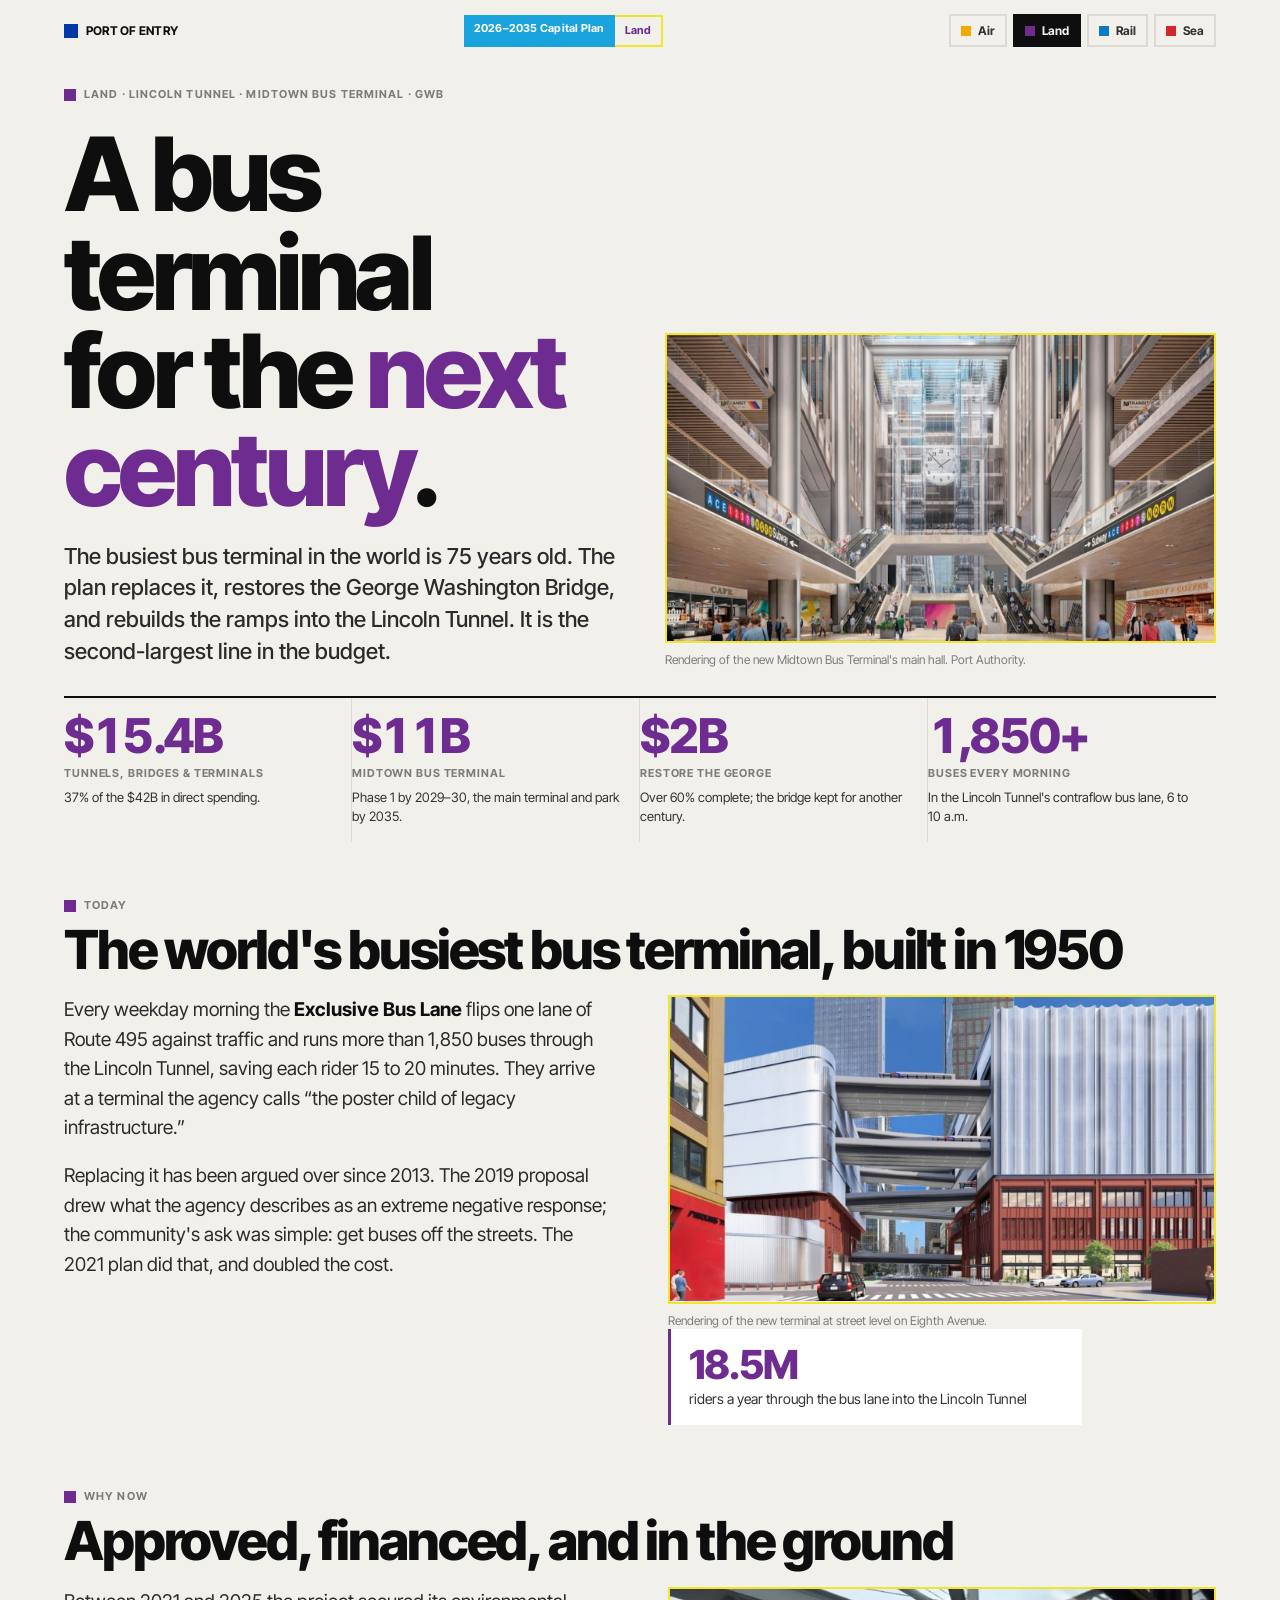
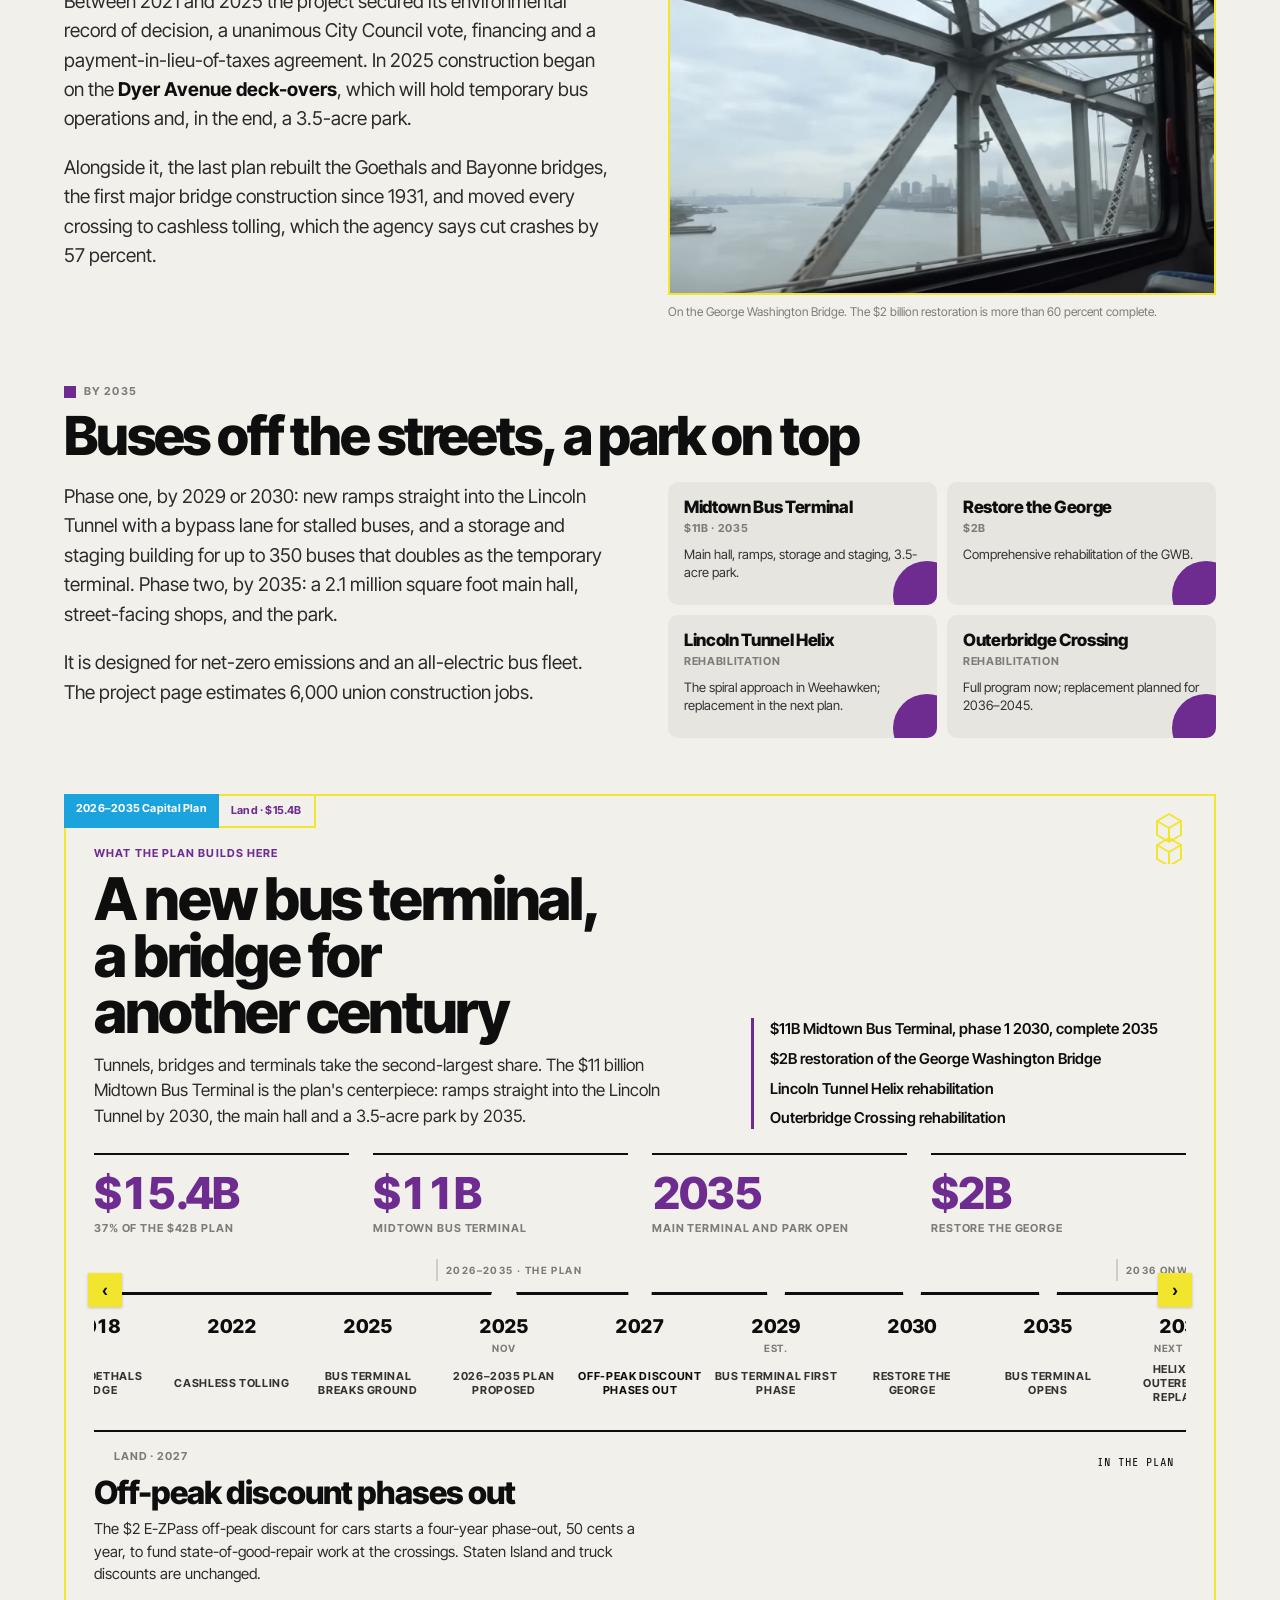
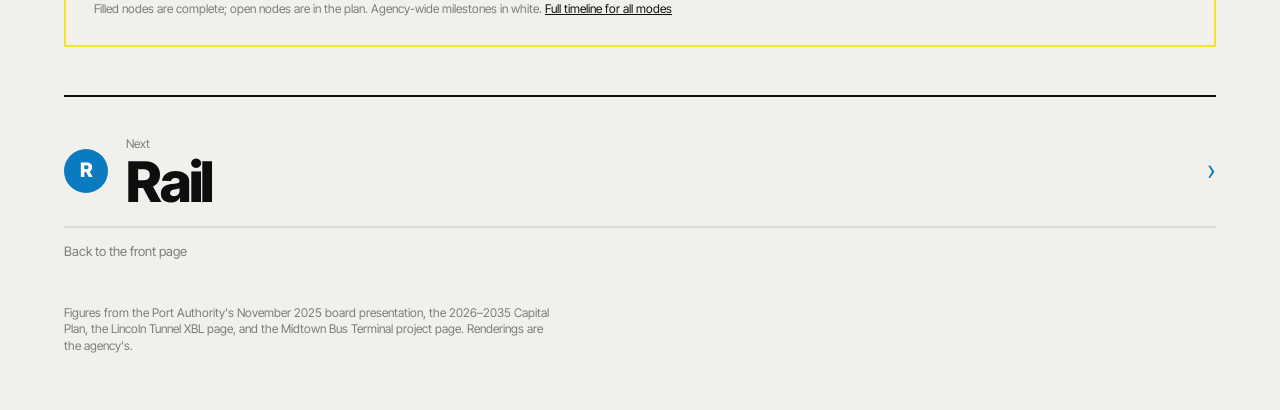
<file: land/index.html>
<!doctype html>
<html lang="en">
<head>
<meta charset="utf-8">
<meta name="viewport" content="width=device-width, initial-scale=1">
<title>Land — Port of Entry</title>
<meta name="description" content="The busiest bus terminal in the world is 75 years old. The plan replaces it, restores the George Washington Bridge, and rebuilds the ramps into the Lincoln Tunnel. It is the second-largest line in the budget.">
<link rel="preconnect" href="https://fonts.googleapis.com">
<link rel="preconnect" href="https://fonts.gstatic.com" crossorigin>
<link href="https://fonts.googleapis.com/css2?family=Inter+Tight:wght@400;500;700;800&family=Share+Tech+Mono&display=swap" rel="stylesheet">
<link rel="stylesheet" href="../assets/css/story.css">
</head>
<body data-mode="land">
<script>
  // Start every page at its top, even when it loads inside a frame whose parent is scrolled (claude.ai, mobile included).
  (function () {
    try { history.scrollRestoration = "manual"; } catch (e) {}
    var toTop = function () {
      window.scrollTo(0, 0);
      var el = document.documentElement;
      if (el && el.scrollIntoView) el.scrollIntoView({ block: "start", inline: "nearest", behavior: "instant" });
    };
    toTop();
    document.addEventListener("DOMContentLoaded", toTop);
    window.addEventListener("load", function () { toTop(); requestAnimationFrame(toTop); setTimeout(toTop, 250); });
    window.addEventListener("pageshow", function (e) { if (e.persisted) toTop(); });
  })();
</script>


<header class="top">
  <a class="mark" href="../index.html"><i></i> Port of Entry</a>
  <span class="chip"><span>2026–2035 Capital Plan</span><span>Land</span></span>
  <nav class="modes" aria-label="Modes"><a href="../air/index.html" style="--k:var(--c-air)"><i></i>Air</a><a href="../land/index.html" style="--k:var(--c-land)" aria-current="page"><i></i>Land</a><a href="../rail/index.html" style="--k:var(--c-rail)"><i></i>Rail</a><a href="../sea/index.html" style="--k:var(--c-sea)"><i></i>Sea</a></nav>
</header>

<section class="hero">
  <div class="hero__text">
    <span class="eyebrow"><i></i>Land · Lincoln Tunnel · Midtown Bus Terminal · GWB</span>
    <h1>A bus terminal for the <span class="k">next century</span>.</h1>
    <p class="hero__lede">The busiest bus terminal in the world is 75 years old. The plan replaces it, restores the George Washington Bridge, and rebuilds the ramps into the Lincoln Tunnel. It is the second-largest line in the budget.</p>
  </div>
  <figure class="figure "><video class="figure__v" autoplay muted loop playsinline preload="auto" poster="../assets/stills/land-hero.jpg" src="../assets/clips/fig-land-hero.mp4" aria-label="Rendering of the new Midtown Bus Terminal&#x27;s main hall. Port Authority."></video><figcaption>Rendering of the new Midtown Bus Terminal's main hall. Port Authority.</figcaption></figure>
</section>

<section class="stats" aria-label="Land in the plan, in numbers"><div class="stat"><b>$15.4B</b><span>Tunnels, bridges & terminals</span><small>37% of the $42B in direct spending.</small></div><div class="stat"><b>$11B</b><span>Midtown Bus Terminal</span><small>Phase 1 by 2029–30, the main terminal and park by 2035.</small></div><div class="stat"><b>$2B</b><span>Restore the George</span><small>Over 60% complete; the bridge kept for another century.</small></div><div class="stat"><b>1,850+</b><span>Buses every morning</span><small>In the Lincoln Tunnel's contraflow bus lane, 6 to 10 a.m.</small></div></section>

<section class="chapter">
  <div class="chapter__head"><span class="eyebrow"><i></i>Today</span><h2>The world's busiest bus terminal, built in 1950</h2></div>
  <div class="prose"><p>Every weekday morning the <b>Exclusive Bus Lane</b> flips one lane of Route 495 against traffic and runs more than 1,850 buses through the Lincoln Tunnel, saving each rider 15 to 20 minutes. They arrive at a terminal the agency calls “the poster child of legacy infrastructure.”</p><p>Replacing it has been argued over since 2013. The 2019 proposal drew what the agency describes as an extreme negative response; the community's ask was simple: get buses off the streets. The 2021 plan did that, and doubled the cost.</p></div>
  <div><figure class="figure "><video class="figure__v" autoplay muted loop playsinline preload="auto" poster="../assets/stills/land-street.jpg" src="../assets/clips/fig-land-street.mp4" aria-label="Rendering of the new terminal at street level on Eighth Avenue."></video><figcaption>Rendering of the new terminal at street level on Eighth Avenue.</figcaption></figure><div class="pull"><b>18.5M</b><span>riders a year through the bus lane into the Lincoln Tunnel</span></div></div>
</section>
<section class="chapter chapter--flip">
  <div class="chapter__head"><span class="eyebrow"><i></i>Why now</span><h2>Approved, financed, and in the ground</h2></div>
  <div class="prose"><p>Between 2021 and 2025 the project secured its environmental record of decision, a unanimous City Council vote, financing and a payment-in-lieu-of-taxes agreement. In 2025 construction began on the <b>Dyer Avenue deck-overs</b>, which will hold temporary bus operations and, in the end, a 3.5-acre park.</p><p>Alongside it, the last plan rebuilt the Goethals and Bayonne bridges, the first major bridge construction since 1931, and moved every crossing to cashless tolling, which the agency says cut crashes by 57 percent.</p></div>
  <div><figure class="figure "><video class="figure__v" autoplay muted loop playsinline preload="auto" poster="../assets/stills/land-bridge.jpg" src="../assets/clips/fig-land-bridge.mp4" aria-label="On the George Washington Bridge. The $2 billion restoration is more than 60 percent complete."></video><figcaption>On the George Washington Bridge. The $2 billion restoration is more than 60 percent complete.</figcaption></figure></div>
</section>
<section class="chapter">
  <div class="chapter__head"><span class="eyebrow"><i></i>By 2035</span><h2>Buses off the streets, a park on top</h2></div>
  <div class="prose"><p>Phase one, by 2029 or 2030: new ramps straight into the Lincoln Tunnel with a bypass lane for stalled buses, and a storage and staging building for up to 350 buses that doubles as the temporary terminal. Phase two, by 2035: a 2.1 million square foot main hall, street-facing shops, and the park.</p><p>It is designed for net-zero emissions and an all-electric bus fleet. The project page estimates 6,000 union construction jobs.</p></div>
  <div><div class="cards"><div class="card"><b>Midtown Bus Terminal</b><small>$11B · 2035</small><p>Main hall, ramps, storage and staging, 3.5-acre park.</p></div><div class="card"><b>Restore the George</b><small>$2B</small><p>Comprehensive rehabilitation of the GWB.</p></div><div class="card"><b>Lincoln Tunnel Helix</b><small>Rehabilitation</small><p>The spiral approach in Weehawken; replacement in the next plan.</p></div><div class="card"><b>Outerbridge Crossing</b><small>Rehabilitation</small><p>Full program now; replacement planned for 2036–2045.</p></div></div></div>
</section>

<section class="plan" data-plan="land" data-root=".." aria-label="What the 2026–2035 Capital Plan builds here"></section>

<section class="next">
  <a class="big" href="../rail/index.html" style="--k:var(--c-rail)"><span class="bullet">R</span><span><span class="small">Next</span><br><span class="sign">Rail</span></span><span class="arrow">&rsaquo;</span></a>
  <a class="home" href="../index.html">Back to the front page</a>
</section>

<footer class="src small"><p>Figures from the Port Authority's November 2025 board presentation, the 2026–2035 Capital Plan, the Lincoln Tunnel XBL page, and the Midtown Bus Terminal project page. Renderings are the agency's.</p></footer>

<script src="../assets/js/plan-data.js"></script>
<script src="../assets/js/timeline.js"></script>
<script src="../assets/js/loops.js"></script>
</body>
</html>
</file>
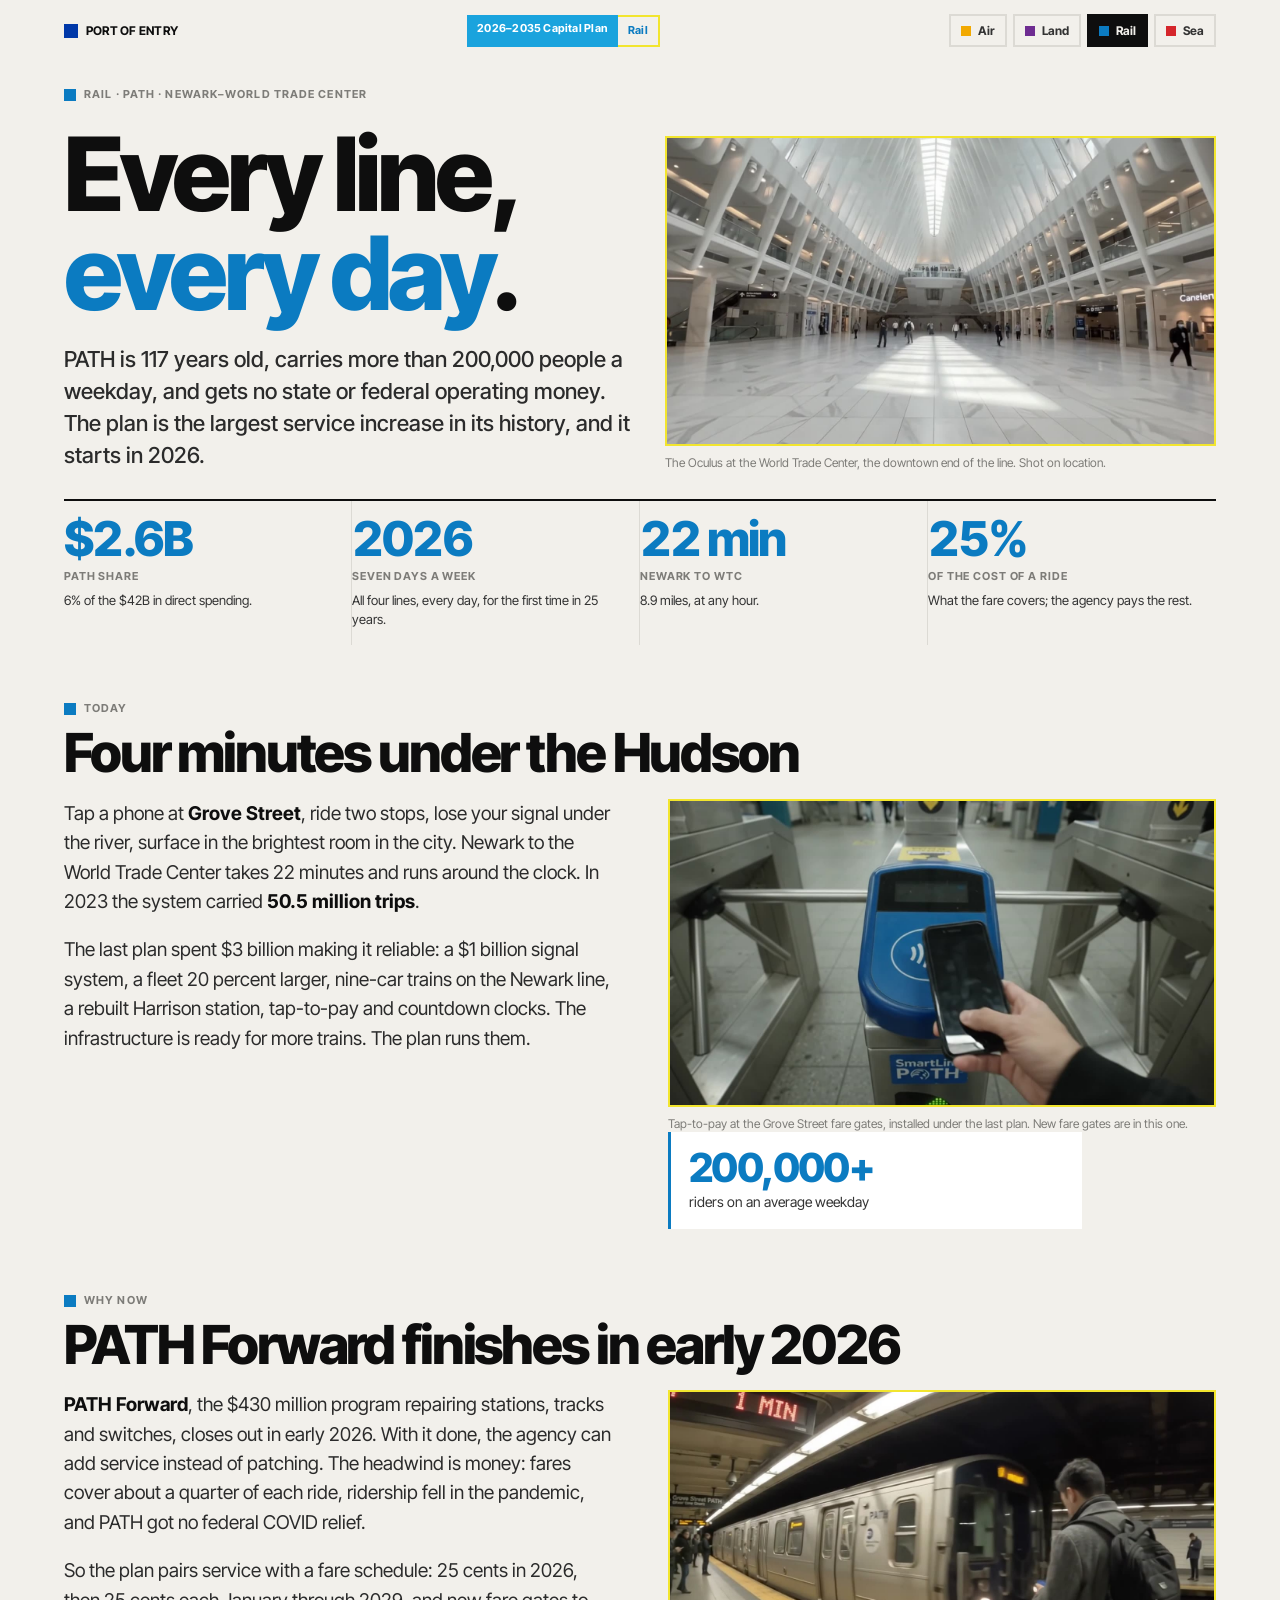
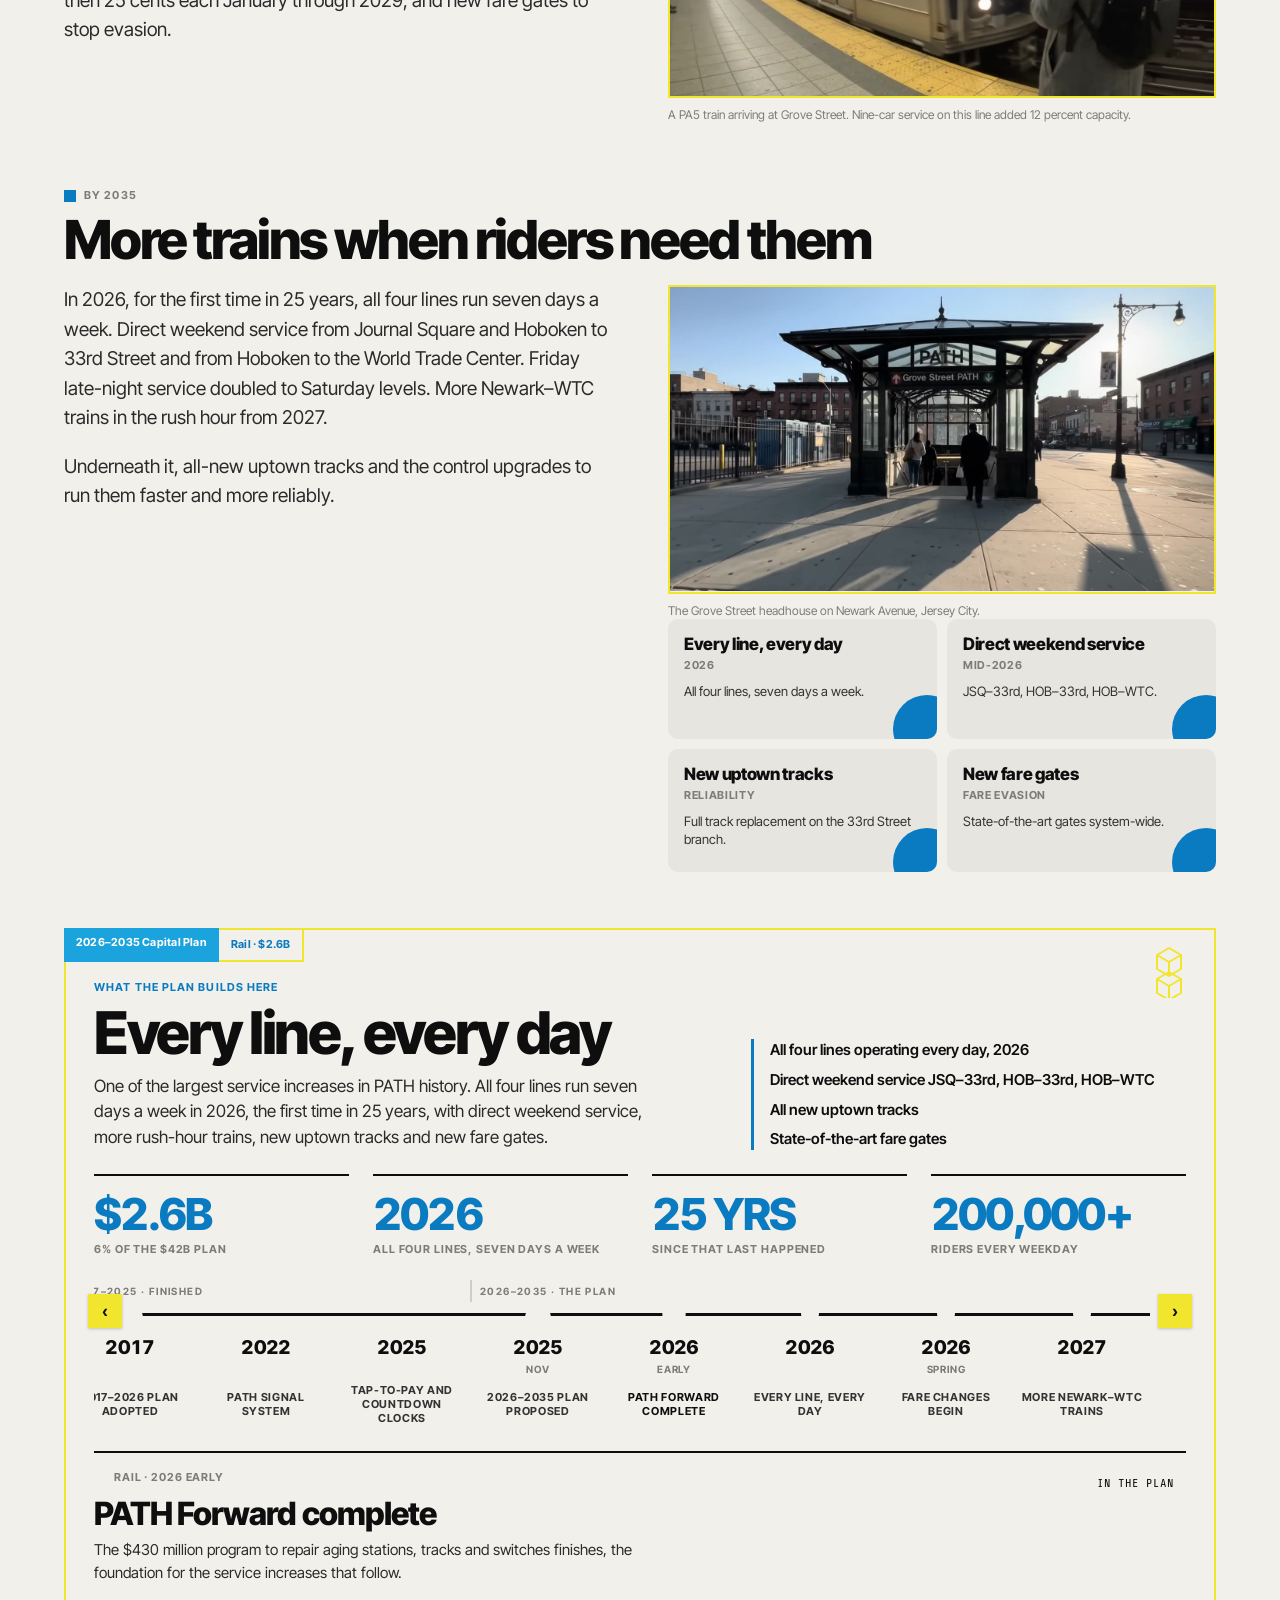
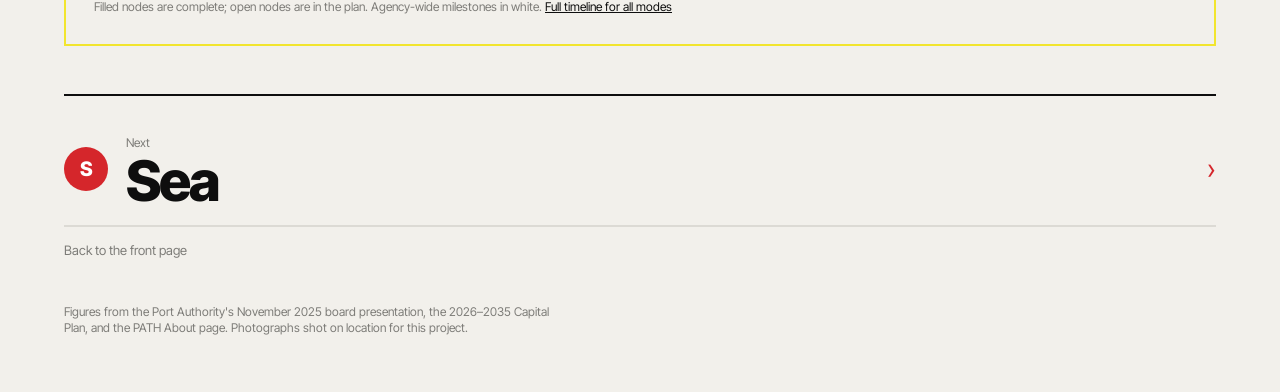
<file: rail/index.html>
<!doctype html>
<html lang="en">
<head>
<meta charset="utf-8">
<meta name="viewport" content="width=device-width, initial-scale=1">
<title>Rail — Port of Entry</title>
<meta name="description" content="PATH is 117 years old, carries more than 200,000 people a weekday, and gets no state or federal operating money. The plan is the largest service increase in its history, and it starts in 2026.">
<link rel="preconnect" href="https://fonts.googleapis.com">
<link rel="preconnect" href="https://fonts.gstatic.com" crossorigin>
<link href="https://fonts.googleapis.com/css2?family=Inter+Tight:wght@400;500;700;800&family=Share+Tech+Mono&display=swap" rel="stylesheet">
<link rel="stylesheet" href="../assets/css/story.css">
</head>
<body data-mode="rail">
<script>
  // Start every page at its top, even when it loads inside a frame whose parent is scrolled (claude.ai, mobile included).
  (function () {
    try { history.scrollRestoration = "manual"; } catch (e) {}
    var toTop = function () {
      window.scrollTo(0, 0);
      var el = document.documentElement;
      if (el && el.scrollIntoView) el.scrollIntoView({ block: "start", inline: "nearest", behavior: "instant" });
    };
    toTop();
    document.addEventListener("DOMContentLoaded", toTop);
    window.addEventListener("load", function () { toTop(); requestAnimationFrame(toTop); setTimeout(toTop, 250); });
    window.addEventListener("pageshow", function (e) { if (e.persisted) toTop(); });
  })();
</script>


<header class="top">
  <a class="mark" href="../index.html"><i></i> Port of Entry</a>
  <span class="chip"><span>2026–2035 Capital Plan</span><span>Rail</span></span>
  <nav class="modes" aria-label="Modes"><a href="../air/index.html" style="--k:var(--c-air)"><i></i>Air</a><a href="../land/index.html" style="--k:var(--c-land)"><i></i>Land</a><a href="../rail/index.html" style="--k:var(--c-rail)" aria-current="page"><i></i>Rail</a><a href="../sea/index.html" style="--k:var(--c-sea)"><i></i>Sea</a></nav>
</header>

<section class="hero">
  <div class="hero__text">
    <span class="eyebrow"><i></i>Rail · PATH · Newark–World Trade Center</span>
    <h1>Every line, <span class="k">every day</span>.</h1>
    <p class="hero__lede">PATH is 117 years old, carries more than 200,000 people a weekday, and gets no state or federal operating money. The plan is the largest service increase in its history, and it starts in 2026.</p>
  </div>
  <figure class="figure "><video class="figure__v" autoplay muted loop playsinline preload="auto" poster="../assets/stills/rail-hero.jpg" src="../assets/clips/fig-rail-hero.mp4" aria-label="The Oculus at the World Trade Center, the downtown end of the line. Shot on location."></video><figcaption>The Oculus at the World Trade Center, the downtown end of the line. Shot on location.</figcaption></figure>
</section>

<section class="stats" aria-label="Rail in the plan, in numbers"><div class="stat"><b>$2.6B</b><span>PATH share</span><small>6% of the $42B in direct spending.</small></div><div class="stat"><b>2026</b><span>Seven days a week</span><small>All four lines, every day, for the first time in 25 years.</small></div><div class="stat"><b>22 min</b><span>Newark to WTC</span><small>8.9 miles, at any hour.</small></div><div class="stat"><b>25%</b><span>Of the cost of a ride</span><small>What the fare covers; the agency pays the rest.</small></div></section>

<section class="chapter">
  <div class="chapter__head"><span class="eyebrow"><i></i>Today</span><h2>Four minutes under the Hudson</h2></div>
  <div class="prose"><p>Tap a phone at <b>Grove Street</b>, ride two stops, lose your signal under the river, surface in the brightest room in the city. Newark to the World Trade Center takes 22 minutes and runs around the clock. In 2023 the system carried <b>50.5 million trips</b>.</p><p>The last plan spent $3 billion making it reliable: a $1 billion signal system, a fleet 20 percent larger, nine-car trains on the Newark line, a rebuilt Harrison station, tap-to-pay and countdown clocks. The infrastructure is ready for more trains. The plan runs them.</p></div>
  <div><figure class="figure "><video class="figure__v" autoplay muted loop playsinline preload="auto" poster="../assets/stills/rail-tap.jpg" src="../assets/clips/fig-rail-tap.mp4" aria-label="Tap-to-pay at the Grove Street fare gates, installed under the last plan. New fare gates are in this one."></video><figcaption>Tap-to-pay at the Grove Street fare gates, installed under the last plan. New fare gates are in this one.</figcaption></figure><div class="pull"><b>200,000+</b><span>riders on an average weekday</span></div></div>
</section>
<section class="chapter chapter--flip">
  <div class="chapter__head"><span class="eyebrow"><i></i>Why now</span><h2>PATH Forward finishes in early 2026</h2></div>
  <div class="prose"><p><b>PATH Forward</b>, the $430 million program repairing stations, tracks and switches, closes out in early 2026. With it done, the agency can add service instead of patching. The headwind is money: fares cover about a quarter of each ride, ridership fell in the pandemic, and PATH got no federal COVID relief.</p><p>So the plan pairs service with a fare schedule: 25 cents in 2026, then 25 cents each January through 2029, and new fare gates to stop evasion.</p></div>
  <div><figure class="figure "><video class="figure__v" autoplay muted loop playsinline preload="auto" poster="../assets/stills/rail-train.jpg" src="../assets/clips/fig-rail-train.mp4" aria-label="A PA5 train arriving at Grove Street. Nine-car service on this line added 12 percent capacity."></video><figcaption>A PA5 train arriving at Grove Street. Nine-car service on this line added 12 percent capacity.</figcaption></figure></div>
</section>
<section class="chapter">
  <div class="chapter__head"><span class="eyebrow"><i></i>By 2035</span><h2>More trains when riders need them</h2></div>
  <div class="prose"><p>In 2026, for the first time in 25 years, all four lines run seven days a week. Direct weekend service from Journal Square and Hoboken to 33rd Street and from Hoboken to the World Trade Center. Friday late-night service doubled to Saturday levels. More Newark–WTC trains in the rush hour from 2027.</p><p>Underneath it, all-new uptown tracks and the control upgrades to run them faster and more reliably.</p></div>
  <div><figure class="figure "><video class="figure__v" autoplay muted loop playsinline preload="auto" poster="../assets/stills/rail-grove.jpg" src="../assets/clips/fig-rail-grove.mp4" aria-label="The Grove Street headhouse on Newark Avenue, Jersey City."></video><figcaption>The Grove Street headhouse on Newark Avenue, Jersey City.</figcaption></figure><div class="cards"><div class="card"><b>Every line, every day</b><small>2026</small><p>All four lines, seven days a week.</p></div><div class="card"><b>Direct weekend service</b><small>Mid-2026</small><p>JSQ–33rd, HOB–33rd, HOB–WTC.</p></div><div class="card"><b>New uptown tracks</b><small>Reliability</small><p>Full track replacement on the 33rd Street branch.</p></div><div class="card"><b>New fare gates</b><small>Fare evasion</small><p>State-of-the-art gates system-wide.</p></div></div></div>
</section>

<section class="plan" data-plan="rail" data-root=".." aria-label="What the 2026–2035 Capital Plan builds here"></section>

<section class="next">
  <a class="big" href="../sea/index.html" style="--k:var(--c-sea)"><span class="bullet">S</span><span><span class="small">Next</span><br><span class="sign">Sea</span></span><span class="arrow">&rsaquo;</span></a>
  <a class="home" href="../index.html">Back to the front page</a>
</section>

<footer class="src small"><p>Figures from the Port Authority's November 2025 board presentation, the 2026–2035 Capital Plan, and the PATH About page. Photographs shot on location for this project.</p></footer>

<script src="../assets/js/plan-data.js"></script>
<script src="../assets/js/timeline.js"></script>
<script src="../assets/js/loops.js"></script>
</body>
</html>
</file>
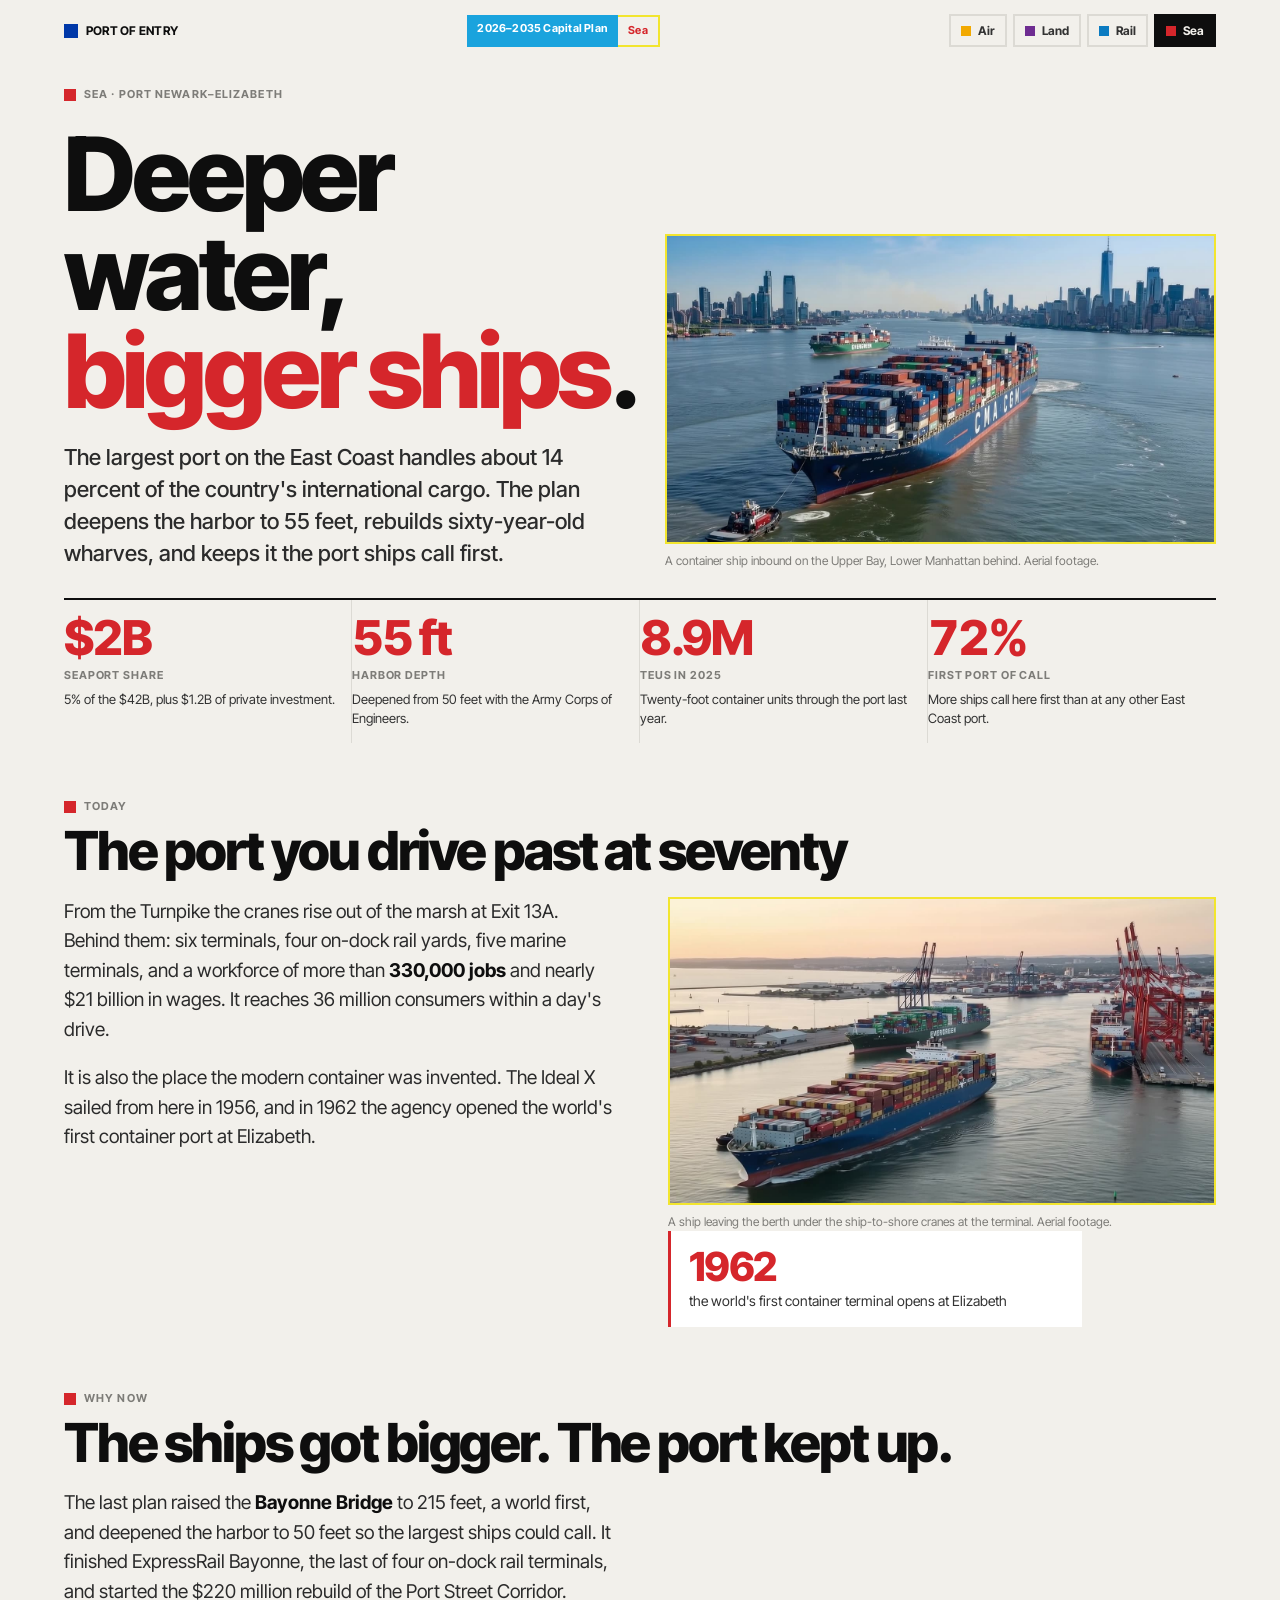
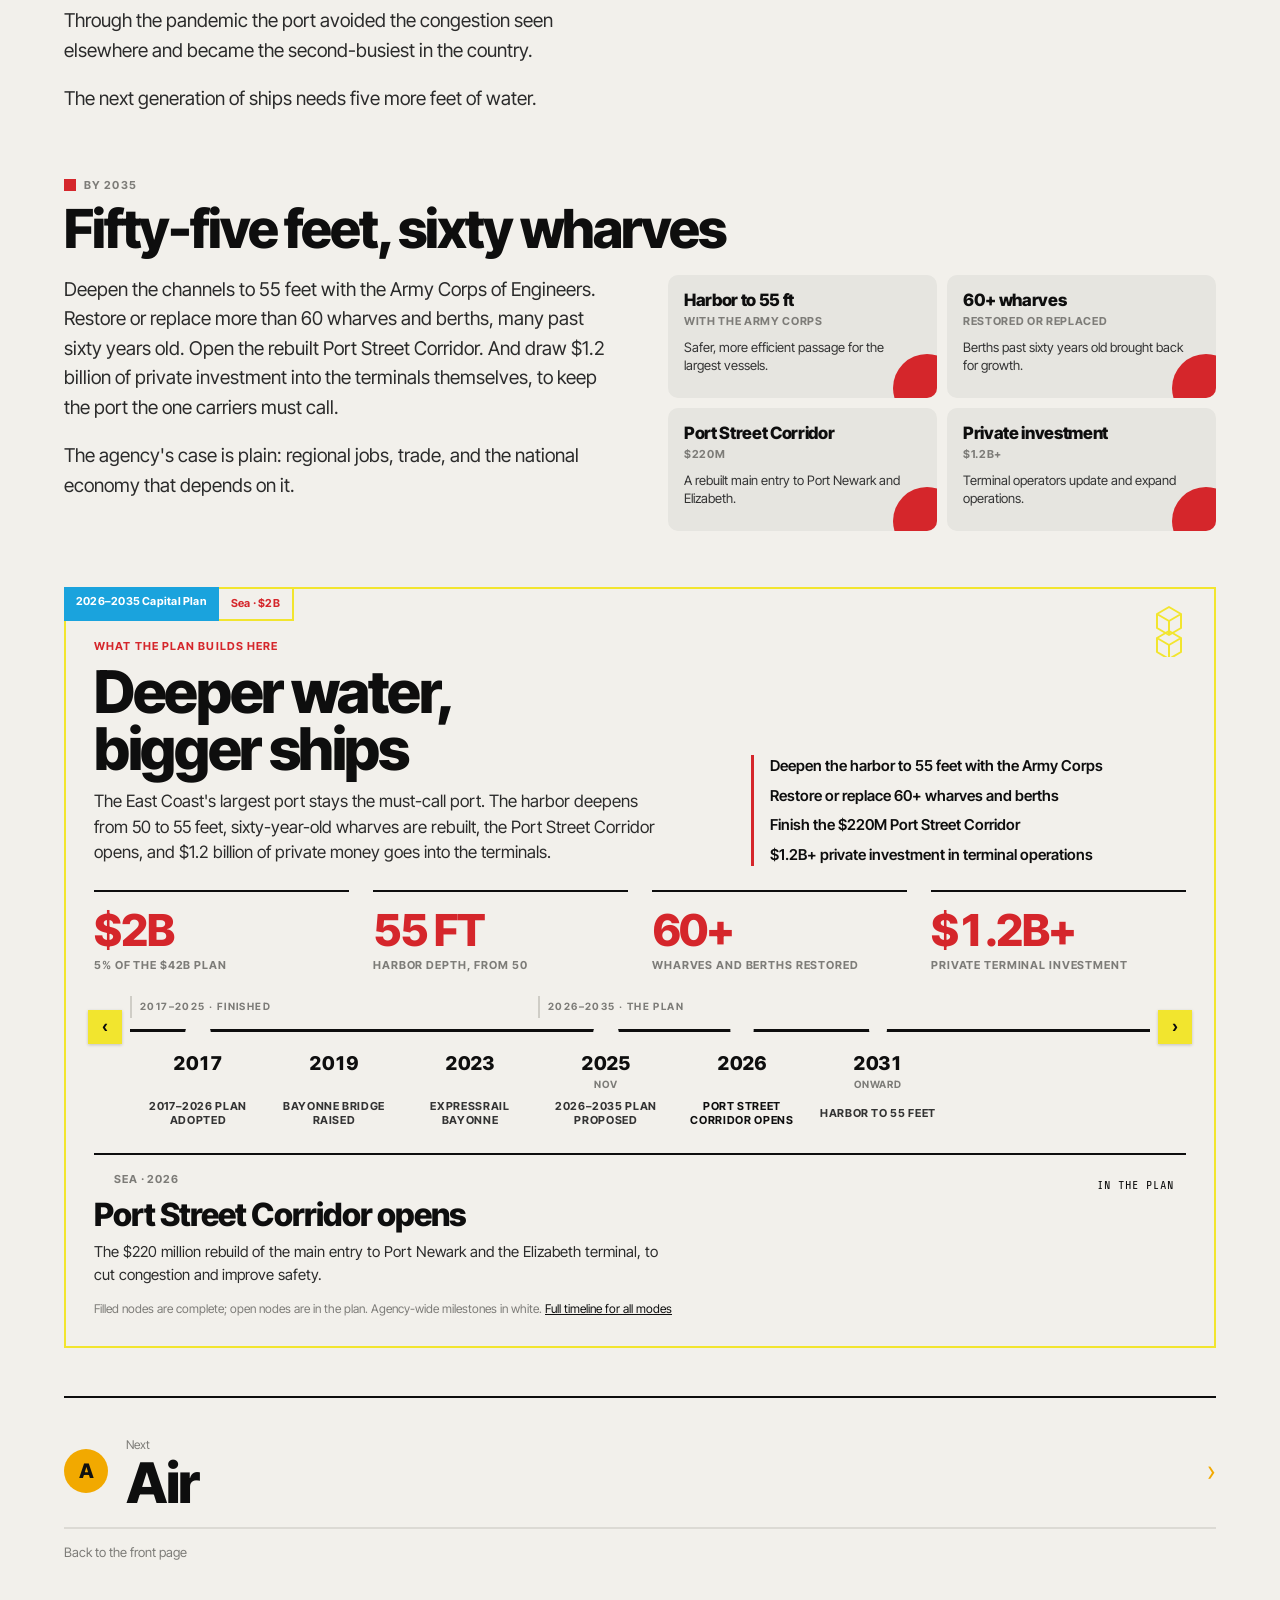
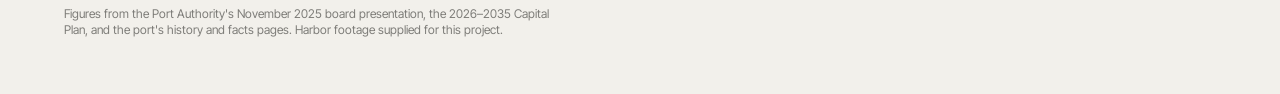
<file: sea/index.html>
<!doctype html>
<html lang="en">
<head>
<meta charset="utf-8">
<meta name="viewport" content="width=device-width, initial-scale=1">
<title>Sea — Port of Entry</title>
<meta name="description" content="The largest port on the East Coast handles about 14 percent of the country&#x27;s international cargo. The plan deepens the harbor to 55 feet, rebuilds sixty-year-old wharves, and keeps it the port ships call first.">
<link rel="preconnect" href="https://fonts.googleapis.com">
<link rel="preconnect" href="https://fonts.gstatic.com" crossorigin>
<link href="https://fonts.googleapis.com/css2?family=Inter+Tight:wght@400;500;700;800&family=Share+Tech+Mono&display=swap" rel="stylesheet">
<link rel="stylesheet" href="../assets/css/story.css">
</head>
<body data-mode="sea">
<script>
  // Start every page at its top, even when it loads inside a frame whose parent is scrolled (claude.ai, mobile included).
  (function () {
    try { history.scrollRestoration = "manual"; } catch (e) {}
    var toTop = function () {
      window.scrollTo(0, 0);
      var el = document.documentElement;
      if (el && el.scrollIntoView) el.scrollIntoView({ block: "start", inline: "nearest", behavior: "instant" });
    };
    toTop();
    document.addEventListener("DOMContentLoaded", toTop);
    window.addEventListener("load", function () { toTop(); requestAnimationFrame(toTop); setTimeout(toTop, 250); });
    window.addEventListener("pageshow", function (e) { if (e.persisted) toTop(); });
  })();
</script>


<header class="top">
  <a class="mark" href="../index.html"><i></i> Port of Entry</a>
  <span class="chip"><span>2026–2035 Capital Plan</span><span>Sea</span></span>
  <nav class="modes" aria-label="Modes"><a href="../air/index.html" style="--k:var(--c-air)"><i></i>Air</a><a href="../land/index.html" style="--k:var(--c-land)"><i></i>Land</a><a href="../rail/index.html" style="--k:var(--c-rail)"><i></i>Rail</a><a href="../sea/index.html" style="--k:var(--c-sea)" aria-current="page"><i></i>Sea</a></nav>
</header>

<section class="hero">
  <div class="hero__text">
    <span class="eyebrow"><i></i>Sea · Port Newark–Elizabeth</span>
    <h1>Deeper water, <span class="k">bigger ships</span>.</h1>
    <p class="hero__lede">The largest port on the East Coast handles about 14 percent of the country's international cargo. The plan deepens the harbor to 55 feet, rebuilds sixty-year-old wharves, and keeps it the port ships call first.</p>
  </div>
  <figure class="figure "><video class="figure__v" autoplay muted loop playsinline preload="auto" poster="../assets/stills/sea-hero.jpg" src="../assets/clips/fig-sea-hero.mp4" aria-label="A container ship inbound on the Upper Bay, Lower Manhattan behind. Aerial footage."></video><figcaption>A container ship inbound on the Upper Bay, Lower Manhattan behind. Aerial footage.</figcaption></figure>
</section>

<section class="stats" aria-label="Sea in the plan, in numbers"><div class="stat"><b>$2B</b><span>Seaport share</span><small>5% of the $42B, plus $1.2B of private investment.</small></div><div class="stat"><b>55 ft</b><span>Harbor depth</span><small>Deepened from 50 feet with the Army Corps of Engineers.</small></div><div class="stat"><b>8.9M</b><span>TEUs in 2025</span><small>Twenty-foot container units through the port last year.</small></div><div class="stat"><b>72%</b><span>First port of call</span><small>More ships call here first than at any other East Coast port.</small></div></section>

<section class="chapter">
  <div class="chapter__head"><span class="eyebrow"><i></i>Today</span><h2>The port you drive past at seventy</h2></div>
  <div class="prose"><p>From the Turnpike the cranes rise out of the marsh at Exit 13A. Behind them: six terminals, four on-dock rail yards, five marine terminals, and a workforce of more than <b>330,000 jobs</b> and nearly $21 billion in wages. It reaches 36 million consumers within a day's drive.</p><p>It is also the place the modern container was invented. The Ideal X sailed from here in 1956, and in 1962 the agency opened the world's first container port at Elizabeth.</p></div>
  <div><figure class="figure "><video class="figure__v" autoplay muted loop playsinline preload="auto" poster="../assets/stills/sea-crane.jpg" src="../assets/clips/fig-sea-crane.mp4" aria-label="A ship leaving the berth under the ship-to-shore cranes at the terminal. Aerial footage."></video><figcaption>A ship leaving the berth under the ship-to-shore cranes at the terminal. Aerial footage.</figcaption></figure><div class="pull"><b>1962</b><span>the world's first container terminal opens at Elizabeth</span></div></div>
</section>
<section class="chapter chapter--flip">
  <div class="chapter__head"><span class="eyebrow"><i></i>Why now</span><h2>The ships got bigger. The port kept up.</h2></div>
  <div class="prose"><p>The last plan raised the <b>Bayonne Bridge</b> to 215 feet, a world first, and deepened the harbor to 50 feet so the largest ships could call. It finished ExpressRail Bayonne, the last of four on-dock rail terminals, and started the $220 million rebuild of the Port Street Corridor. Through the pandemic the port avoided the congestion seen elsewhere and became the second-busiest in the country.</p><p>The next generation of ships needs five more feet of water.</p></div>
  <div></div>
</section>
<section class="chapter">
  <div class="chapter__head"><span class="eyebrow"><i></i>By 2035</span><h2>Fifty-five feet, sixty wharves</h2></div>
  <div class="prose"><p>Deepen the channels to 55 feet with the Army Corps of Engineers. Restore or replace more than 60 wharves and berths, many past sixty years old. Open the rebuilt Port Street Corridor. And draw $1.2 billion of private investment into the terminals themselves, to keep the port the one carriers must call.</p><p>The agency's case is plain: regional jobs, trade, and the national economy that depends on it.</p></div>
  <div><div class="cards"><div class="card"><b>Harbor to 55 ft</b><small>With the Army Corps</small><p>Safer, more efficient passage for the largest vessels.</p></div><div class="card"><b>60+ wharves</b><small>Restored or replaced</small><p>Berths past sixty years old brought back for growth.</p></div><div class="card"><b>Port Street Corridor</b><small>$220M</small><p>A rebuilt main entry to Port Newark and Elizabeth.</p></div><div class="card"><b>Private investment</b><small>$1.2B+</small><p>Terminal operators update and expand operations.</p></div></div></div>
</section>

<section class="plan" data-plan="sea" data-root=".." aria-label="What the 2026–2035 Capital Plan builds here"></section>

<section class="next">
  <a class="big" href="../air/index.html" style="--k:var(--c-air)"><span class="bullet dark">A</span><span><span class="small">Next</span><br><span class="sign">Air</span></span><span class="arrow">&rsaquo;</span></a>
  <a class="home" href="../index.html">Back to the front page</a>
</section>

<footer class="src small"><p>Figures from the Port Authority's November 2025 board presentation, the 2026–2035 Capital Plan, and the port's history and facts pages. Harbor footage supplied for this project.</p></footer>

<script src="../assets/js/plan-data.js"></script>
<script src="../assets/js/timeline.js"></script>
<script src="../assets/js/loops.js"></script>
</body>
</html>
</file>
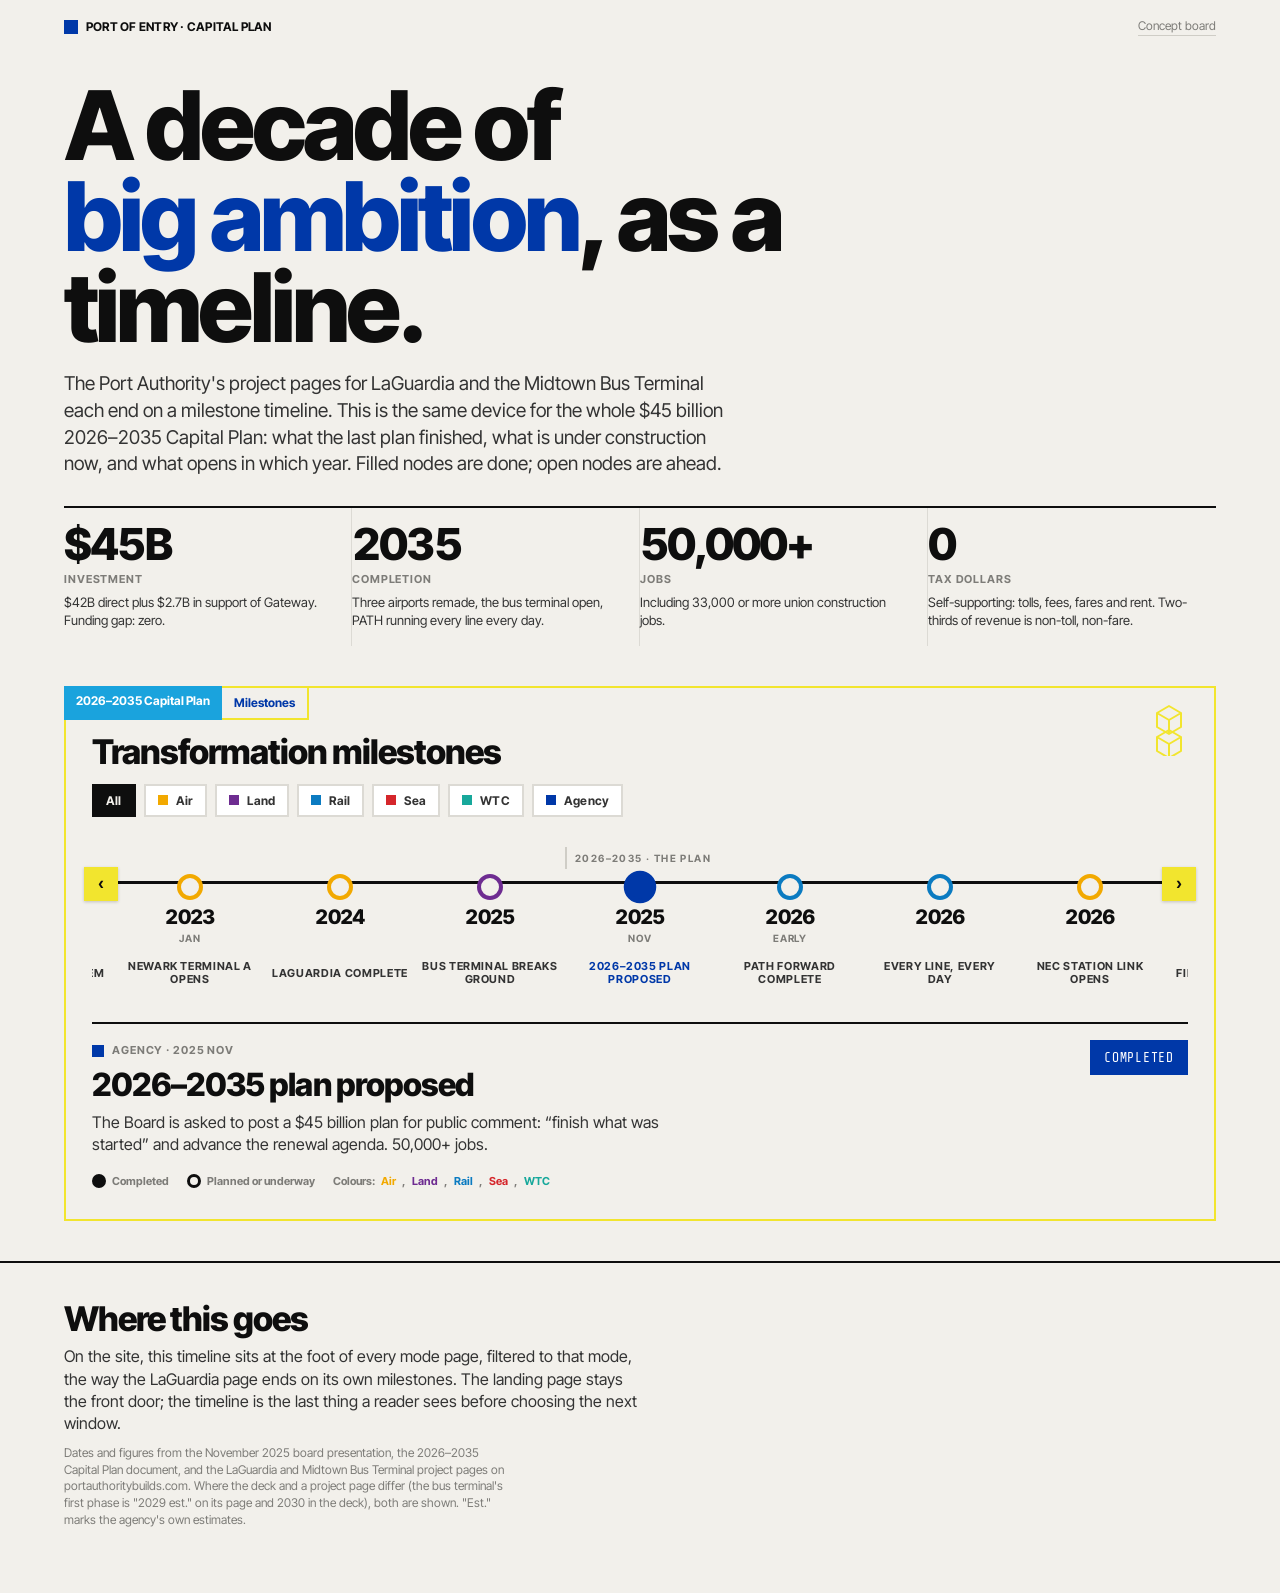
<file: timeline/index.html>
<!doctype html>
<html lang="en">
<head>
<meta charset="utf-8">
<meta name="viewport" content="width=device-width, initial-scale=1">
<title>Capital Plan Milestones</title>
<meta name="description" content="The 2026–2035 Capital Plan as a milestone timeline: what the Port Authority finished in the last plan, what is underway, and what opens when.">
<link rel="preconnect" href="https://fonts.googleapis.com">
<link rel="preconnect" href="https://fonts.gstatic.com" crossorigin>
<link href="https://fonts.googleapis.com/css2?family=Inter+Tight:wght@400;500;700;800&family=Share+Tech+Mono&display=swap" rel="stylesheet">
<style>
  :root {
    --paper: #f2f0eb; --ink: #0e0e0e; --grey: #7d7c78; --grey-light: #cfcdc6; --rule: #dcdad4;
    --blue: #0038a8; --yellow: #f2e52e; --cyan: #1aa3dd;
    --c-air: #f2a900; --c-land: #6e2c91; --c-rail: #0b7bc1; --c-sea: #d5262b; --c-wtc: #17a89b; --c-agency: #0038a8;
    --gutter: clamp(16px, 5vw, 72px);
  }
  * { box-sizing: border-box; }
  html { background: var(--paper); scroll-behavior: smooth; }
  body { margin: 0; background: var(--paper); color: var(--ink); font-family: "Inter Tight", "Helvetica Neue", Helvetica, Arial, sans-serif; -webkit-font-smoothing: antialiased; line-height: 1.4; }
  .mono { font-family: "Share Tech Mono", ui-monospace, Consolas, monospace; letter-spacing: .04em; }
  h1, h2, h3 { margin: 0; letter-spacing: -0.04em; line-height: .95; text-wrap: balance; }
  h1 { font-size: clamp(40px, 7.5vw, 104px); font-weight: 800; }
  h2 { font-size: clamp(22px, 3vw, 34px); font-weight: 800; letter-spacing: -0.03em; }
  p { margin: 0; }
  .small { font-size: 12px; color: var(--grey); }
  .blue { color: var(--blue); }

  header { padding: 18px var(--gutter) 0; display: flex; justify-content: space-between; gap: 16px; align-items: center; }
  .mark { display: inline-flex; align-items: center; gap: 8px; font-weight: 700; font-size: 12px; text-transform: uppercase; letter-spacing: .02em; }
  .mark i { width: 14px; height: 14px; background: var(--blue); }
  header a { color: var(--grey); text-decoration: none; font-size: 12px; border-bottom: 1px solid var(--grey-light); }
  header a:hover { color: var(--blue); border-color: var(--blue); }

  .intro { padding: 44px var(--gutter) 28px; display: grid; gap: 18px; max-width: 1100px; }
  .intro p { max-width: 60ch; font-size: clamp(16px, 1.6vw, 19px); color: #333; }

  /* Stat strip, as on the LGA page ("$8 Billion · Investment") */
  .stats { margin: 0 var(--gutter) 40px; display: grid; grid-template-columns: repeat(auto-fit, minmax(170px, 1fr)); border-top: 2px solid var(--ink); }
  .stat { padding: 14px 16px 16px 0; border-right: 1px solid var(--rule); }
  .stat:last-child { border-right: 0; }
  .stat b { display: block; font-size: clamp(28px, 3.6vw, 44px); font-weight: 800; letter-spacing: -0.04em; line-height: 1; font-variant-numeric: tabular-nums; }
  .stat span { display: block; margin-top: 6px; font-size: 11px; font-weight: 700; color: var(--grey); text-transform: uppercase; letter-spacing: .08em; }
  .stat small { display: block; margin-top: 6px; font-size: 13px; color: #333; }

  /* ---------- Framed section in the deck's language ---------- */
  .frame { margin: 0 var(--gutter) 40px; padding: 26px 26px 30px; border: 2px solid var(--yellow); position: relative; }
  .chip { display: inline-flex; position: absolute; top: -2px; left: -2px; font-size: 12px; font-weight: 700; }
  .chip span { padding: 7px 12px; }
  .chip span:first-child { background: var(--cyan); color: #fff; }
  .chip span:last-child { background: var(--paper); color: var(--blue); border: 2px solid var(--yellow); border-left: 0; }
  .cube { position: absolute; top: 14px; right: 18px; width: 54px; height: 54px; }
  .cube path { fill: none; stroke: var(--yellow); stroke-width: 2; stroke-linejoin: round; }
  .frame > h2 { margin-top: 22px; }

  /* Filters */
  .filters { display: flex; flex-wrap: wrap; gap: 8px; margin: 16px 0 22px; }
  .filters button { font: 700 12px "Inter Tight", sans-serif; letter-spacing: .02em; padding: 7px 12px; border: 2px solid var(--rule); background: #fff; color: #333; cursor: pointer; display: inline-flex; align-items: center; gap: 8px; }
  .filters button i { width: 10px; height: 10px; background: var(--k, var(--ink)); }
  .filters button[aria-pressed="true"] { border-color: var(--ink); background: var(--ink); color: var(--paper); }
  .filters button:focus-visible { outline: 3px solid var(--blue); outline-offset: 2px; }

  /* ---------- Timeline ---------- */
  .tl { position: relative; }
  .tl__nav { position: absolute; top: 28px; z-index: 3; width: 34px; height: 34px; border: 0; background: var(--yellow); color: var(--ink); cursor: pointer; display: grid; place-items: center; font-size: 18px; font-weight: 800; box-shadow: 0 1px 3px rgba(0,0,0,.2); }
  .tl__nav:focus-visible { outline: 3px solid var(--blue); outline-offset: 2px; }
  .tl__nav--prev { left: -8px; } .tl__nav--next { right: -8px; }
  .tl__scroll { overflow-x: auto; overflow-y: hidden; scroll-snap-type: x proximity; padding: 8px 40px 10px; scrollbar-width: thin; }
  .tl__track { position: relative; display: flex; min-width: max-content; padding-top: 56px; }
  .tl__track::before { content: ""; position: absolute; left: 0; right: 0; top: 34px; height: 3px; background: var(--ink); }
  .tl__era { position: absolute; top: 0; height: 22px; font-size: 10px; font-weight: 700; letter-spacing: .14em; text-transform: uppercase; color: var(--grey); display: flex; align-items: center; padding-left: 8px; border-left: 2px solid var(--grey-light); }
  .node { position: relative; width: 150px; flex: none; scroll-snap-align: center; padding: 0 6px; display: grid; justify-items: center; gap: 8px; cursor: pointer; border: 0; background: none; font: inherit; color: inherit; text-align: center; }
  .node::before { content: ""; position: absolute; top: -29px; width: 18px; height: 18px; border-radius: 50%; background: var(--paper); border: 4px solid var(--k); transition: transform .15s; }
  .node[aria-selected="true"]::before { background: var(--k); transform: scale(1.25); }
  .node--done::before { border-style: solid; }
  .node--planned::before { background: var(--paper); border-color: var(--k); }
  .node__year { font-weight: 800; font-size: 20px; letter-spacing: -0.03em; font-variant-numeric: tabular-nums; }
  .node__year small { display: block; font-size: 10px; font-weight: 700; letter-spacing: .08em; color: var(--grey); text-transform: uppercase; }
  .node__title { font-size: 11px; font-weight: 700; text-transform: uppercase; letter-spacing: .06em; line-height: 1.25; color: #333; max-width: 140px; }
  .node[aria-selected="true"] .node__title { color: var(--k); }
  .node:focus-visible { outline: 3px solid var(--blue); outline-offset: 2px; }
  .node.is-hidden { display: none; }

  /* Detail card */
  .detail { margin-top: 18px; border-top: 2px solid var(--ink); padding-top: 16px; display: grid; grid-template-columns: minmax(0, 1fr) auto; gap: 14px 32px; align-items: start; }
  .detail__k { display: inline-flex; align-items: center; gap: 8px; font-size: 11px; font-weight: 700; text-transform: uppercase; letter-spacing: .08em; color: var(--grey); }
  .detail__k i { width: 12px; height: 12px; background: var(--k); }
  .detail h3 { font-size: clamp(22px, 3vw, 32px); font-weight: 800; letter-spacing: -0.03em; margin-top: 8px; }
  .detail p { margin-top: 10px; font-size: 16px; color: #333; max-width: 64ch; }
  .status { justify-self: end; font: 400 13px "Share Tech Mono", monospace; letter-spacing: .06em; padding: 8px 12px; border: 2px solid var(--k); color: var(--k); white-space: nowrap; }
  .status--done { background: var(--k); color: #fff; }
  .detail__src { grid-column: 1 / -1; font-size: 12px; color: var(--grey); }
  .detail__src a { color: inherit; }
  @media (max-width: 720px) { .detail { grid-template-columns: 1fr; } .status { justify-self: start; } .cube { display: none; } .frame { padding: 22px 14px 24px; } }

  /* Legend */
  .legend { display: flex; flex-wrap: wrap; gap: 10px 18px; margin-top: 18px; }
  .legend span { display: inline-flex; align-items: center; gap: 6px; font-size: 11px; font-weight: 700; color: var(--grey); }
  .legend i { width: 14px; height: 14px; border-radius: 50%; border: 3px solid var(--ink); background: var(--paper); }
  .legend i.done { background: var(--ink); }

  footer { padding: 40px var(--gutter) 64px; border-top: 2px solid var(--ink); display: grid; gap: 10px; }
  footer p { max-width: 64ch; color: #333; }
  @media (prefers-reduced-motion: reduce) { html { scroll-behavior: auto; } * { transition: none !important; } }
</style>
</head>
<body>

<script>
  // Start every page at its top, even when it loads inside a frame whose parent is scrolled (claude.ai, mobile included).
  (function () {
    try { history.scrollRestoration = "manual"; } catch (e) {}
    var toTop = function () {
      window.scrollTo(0, 0);
      var el = document.documentElement;
      if (el && el.scrollIntoView) el.scrollIntoView({ block: "start", inline: "nearest", behavior: "instant" });
    };
    toTop();
    document.addEventListener("DOMContentLoaded", toTop);
    window.addEventListener("load", function () { toTop(); requestAnimationFrame(toTop); setTimeout(toTop, 250); });
    window.addEventListener("pageshow", function (e) { if (e.persisted) toTop(); });
  })();
</script>
<header>
  <span class="mark"><i></i> Port of Entry · Capital plan</span>
  <a href="../concepts/index.html">Concept board</a>
</header>

<section class="intro">
  <h1>A decade of<br><span class="blue">big ambition</span>, as a timeline.</h1>
  <p>The Port Authority's project pages for LaGuardia and the Midtown Bus Terminal each end on a milestone timeline. This is the same device for the whole $45 billion 2026–2035 Capital Plan: what the last plan finished, what is under construction now, and what opens in which year. Filled nodes are done; open nodes are ahead.</p>
</section>

<section class="stats" aria-label="The plan in numbers">
  <div class="stat"><b>$45B</b><span>Investment</span><small>$42B direct plus $2.7B in support of Gateway. Funding gap: zero.</small></div>
  <div class="stat"><b>2035</b><span>Completion</span><small>Three airports remade, the bus terminal open, PATH running every line every day.</small></div>
  <div class="stat"><b>50,000+</b><span>Jobs</span><small>Including 33,000 or more union construction jobs.</small></div>
  <div class="stat"><b>0</b><span>Tax dollars</span><small>Self-supporting: tolls, fees, fares and rent. Two-thirds of revenue is non-toll, non-fare.</small></div>
</section>

<section class="frame" aria-labelledby="tl-title">
  <div class="chip"><span>2026–2035 Capital Plan</span><span>Milestones</span></div>
  <svg class="cube" viewBox="0 0 54 54" aria-hidden="true"><path d="M27 4l12 7v14l-12 7-12-7V11z M15 11l12 7 12-7 M27 18v14"/><path d="M27 28l12 7v14l-12 7-12-7V35z M15 35l12 7 12-7 M27 42v12"/></svg>
  <h2 id="tl-title">Transformation milestones</h2>

  <div class="filters" role="group" aria-label="Filter by mode">
    <button aria-pressed="true" data-f="all">All</button>
    <button aria-pressed="false" data-f="air" style="--k:var(--c-air)"><i></i>Air</button>
    <button aria-pressed="false" data-f="land" style="--k:var(--c-land)"><i></i>Land</button>
    <button aria-pressed="false" data-f="rail" style="--k:var(--c-rail)"><i></i>Rail</button>
    <button aria-pressed="false" data-f="sea" style="--k:var(--c-sea)"><i></i>Sea</button>
    <button aria-pressed="false" data-f="wtc" style="--k:var(--c-wtc)"><i></i>WTC</button>
    <button aria-pressed="false" data-f="agency" style="--k:var(--c-agency)"><i></i>Agency</button>
  </div>

  <div class="tl">
    <button class="tl__nav tl__nav--prev" id="prev" aria-label="Previous milestone">&lsaquo;</button>
    <button class="tl__nav tl__nav--next" id="next" aria-label="Next milestone">&rsaquo;</button>
    <div class="tl__scroll" id="scroll">
      <div class="tl__track" id="track" role="tablist" aria-label="Milestones"></div>
    </div>
  </div>

  <div class="detail" id="detail" role="tabpanel" aria-live="polite"></div>

  <div class="legend">
    <span><i class="done"></i>Completed</span><span><i></i>Planned or underway</span>
    <span>Colours: <b style="color:var(--c-air)">Air</b>, <b style="color:var(--c-land)">Land</b>, <b style="color:var(--c-rail)">Rail</b>, <b style="color:var(--c-sea)">Sea</b>, <b style="color:var(--c-wtc)">WTC</b></span>
  </div>
</section>

<footer>
  <h2>Where this goes</h2>
  <p>On the site, this timeline sits at the foot of every mode page, filtered to that mode, the way the LaGuardia page ends on its own milestones. The landing page stays the front door; the timeline is the last thing a reader sees before choosing the next window.</p>
  <p class="small">Dates and figures from the November 2025 board presentation, the 2026–2035 Capital Plan document, and the LaGuardia and Midtown Bus Terminal project pages on portauthoritybuilds.com. Where the deck and a project page differ (the bus terminal's first phase is "2029 est." on its page and 2030 in the deck), both are shown. "Est." marks the agency's own estimates.</p>
</footer>

<script>
(function () {
  const COL = { air: "var(--c-air)", land: "var(--c-land)", rail: "var(--c-rail)", sea: "var(--c-sea)", wtc: "var(--c-wtc)", agency: "var(--c-agency)" };
  const NAME = { air: "Air", land: "Land", rail: "Rail", sea: "Sea", wtc: "World Trade Center", agency: "Agency" };
  // [year, sub, mode, status, title, description, era]
  const M = [
    ["2017", "", "agency", "done", "2017–2026 plan adopted", "A $37 billion plan, later described by the agency as an unprecedented wave of renewal across airports, bus terminal, seaport, PATH and the World Trade Center.", "last"],
    ["2018", "", "land", "done", "New Goethals Bridge", "Opened as the first major new bridge construction since 1931, built to serve for the next hundred years.", "last"],
    ["2019", "", "sea", "done", "Bayonne Bridge raised", "The $1.7 billion raising of the roadway to 215 feet of clearance, a world first, let the largest container ships reach the port. Paired with deepening the harbor to 50 feet.", "last"],
    ["2022", "", "rail", "done", "PATH signal system", "A $1 billion state-of-the-art signal system installed, letting trains run closer together safely. The fleet grew 20% and nine-car trains began on Newark–WTC, adding 12% capacity.", "last"],
    ["2023", "jan", "air", "done", "Newark Terminal A opens", "The $2.7 billion terminal earned a five-star Skytrax rating and was named among the best new terminals in the world. The EWR Vision Plan followed, to bring the whole airport to that standard.", "last"],
    ["2024", "", "air", "done", "LaGuardia complete", "The $8 billion rebuild finished: Terminal B (world's best new terminal) and Delta's Terminal C. Two-thirds of the cost came from private partners.", "last"],
    ["2025", "", "land", "done", "Bus terminal breaks ground", "Construction begins on the Dyer Avenue deck-overs, the first stage of the $11 billion Midtown Bus Terminal, after approvals, financing and a unanimous City Council vote in 2024.", "last"],
    ["2025", "nov", "agency", "done", "2026–2035 plan proposed", "The Board is asked to post a $45 billion plan for public comment: “finish what was started” and advance the renewal agenda. 50,000+ jobs.", "new"],
    ["2026", "early", "rail", "ahead", "PATH Forward complete", "The $430 million program to repair aging stations, tracks and switches finishes, the foundation for the service increases that follow.", "new"],
    ["2026", "", "rail", "ahead", "Every line, every day", "For the first time in 25 years all four PATH lines run seven days a week. Direct weekend service from Journal Square and Hoboken to 33rd Street and from Hoboken to WTC; Friday late-night service doubled by mid-year.", "new"],
    ["2026", "", "air", "ahead", "NEC station link opens", "The long-overdue community access point at the Newark Airport rail station on the Northeast Corridor opens.", "new"],
    ["2026", "", "air", "ahead", "First new JFK gates", "The first gates open at the $9.5 billion New Terminal One and the $4.2 billion Terminal 6.", "new"],
    ["2026", "spring", "rail", "ahead", "Fare and fee changes begin", "PATH fares rise $0.25, with further $0.25 steps each January through 2029. Fares cover about a quarter of the cost of a ride; the agency pays the rest. Airport taxi and for-hire fees align with peer airports.", "new"],
    ["2027", "", "rail", "ahead", "More Newark–WTC trains", "Additional trains in the weekday peak and on weekend daytimes in the first half of the year.", "new"],
    ["2027", "", "land", "ahead", "Off-peak discount phases out", "The $2 E-ZPass off-peak discount for cars and motorcycles starts a four-year phase-out, 50 cents a year, to fund state-of-good-repair work at the crossings. Staten Island and truck discounts are unchanged.", "new"],
    ["2029", "est.", "land", "ahead", "Bus terminal first phase", "The project page gives 2029 (est.) for the first phase; the deck gives 2030. Either way: the ramps straight into the Lincoln Tunnel and a storage and staging building for up to 350 buses, which also serves as the temporary terminal.", "new"],
    ["2030", "", "air", "ahead", "Newark AirTrain opens", "The $3.5 billion replacement for the 1996 monorail enters service.", "new"],
    ["2030", "", "land", "ahead", "Restore the George", "The $2 billion-plus rehabilitation of the George Washington Bridge continues through the decade, over 60% done at the start of the plan, to extend the bridge's life for another century. Helix and Outerbridge rehabilitation run alongside.", "new"],
    ["2031", "onward", "sea", "ahead", "Harbor to 55 feet", "Deepening from 50 to 55 feet with the Army Corps of Engineers, plus $1.2 billion of private terminal investment and 60-plus rebuilt wharves. The Port Street Corridor opens first.", "new"],
    ["2035", "", "land", "ahead", "Bus terminal opens", "The 2.1 million square foot main terminal and the 3.5-acre park on the deck-overs. Buses off local streets; built for an all-electric fleet.", "new"],
    ["2035", "", "air", "ahead", "Newark fully transformed", "New Terminal B, an expanded Terminal A, an updated Terminal C, a third taxiway and a simplified roadway network: the EWR Vision Plan delivered. Across the three airports, a $50 billion-plus remaking is complete.", "new"],
    ["2035", "goal", "wtc", "ahead", "Towers 2 and 5", "The stated goal: build out the World Trade Center campus, with One WTC kept Class A at 95% leased.", "new"],
    ["2036", "next plan", "land", "ahead", "Helix and Outerbridge replaced", "Replacement of the Lincoln Tunnel Helix and the Outerbridge Crossing is planned for the 2036–2045 capital plan.", "next"],
  ];

  const track = document.getElementById("track"), detail = document.getElementById("detail"), scroll = document.getElementById("scroll");
  let filter = "all", selected = 7;

  // Era labels sit above the line.
  const eras = [["last", "2017–2025 · finished"], ["new", "2026–2035 · the plan"], ["next", "2036–"]];

  function render() {
    track.innerHTML = "";
    const visible = M.map((m, i) => i).filter((i) => filter === "all" || M[i][2] === filter);
    let lastEra = null;
    visible.forEach((i) => {
      const m = M[i];
      if (m[6] !== lastEra) {
        const e = document.createElement("span"); e.className = "tl__era"; e.textContent = eras.find((x) => x[0] === m[6])[1];
        e.style.left = (track.children.length ? track.children.length : 0) + "px"; // placeholder, fixed below
        track.appendChild(e); lastEra = m[6];
      }
      const b = document.createElement("button");
      b.className = "node node--" + (m[3] === "done" ? "done" : "planned"); b.setAttribute("role", "tab"); b.dataset.i = i; b.style.setProperty("--k", COL[m[2]]);
      b.setAttribute("aria-selected", String(i === selected));
      b.innerHTML = `<span class="node__year">${m[0]}<small>${m[1] || "&nbsp;"}</small></span><span class="node__title">${m[4]}</span>`;
      b.addEventListener("click", () => select(i, true));
      track.appendChild(b);
    });
    // Position era labels over the first node of each era.
    let x = 0;
    [...track.children].forEach((el) => { if (el.classList.contains("tl__era")) { el.style.left = x + "px"; } else { x += el.offsetWidth; } });
    if (!visible.includes(selected)) selected = visible[0];
    show(selected);
  }
  function show(i) {
    const m = M[i];
    detail.style.setProperty("--k", COL[m[2]]);
    detail.innerHTML = `<div><span class="detail__k"><i></i>${NAME[m[2]]} · ${m[0]}${m[1] ? " " + m[1] : ""}</span><h3>${m[4]}</h3><p>${m[5]}</p></div>
      <span class="status ${m[3] === "done" ? "status--done" : ""}">${m[3] === "done" ? "COMPLETED" : (m[6] === "next" ? "NEXT PLAN" : "IN THE PLAN")}</span>`;
  }
  function select(i, scrollTo) {
    selected = i;
    track.querySelectorAll(".node").forEach((n) => n.setAttribute("aria-selected", String(+n.dataset.i === i)));
    show(i);
    if (scrollTo) centerNode(i, true);
  }
  function step(dir) {
    const nodes = [...track.querySelectorAll(".node")].map((n) => +n.dataset.i);
    const k = nodes.indexOf(selected); const j = Math.min(nodes.length - 1, Math.max(0, k + dir));
    select(nodes[j], true);
  }
  document.getElementById("prev").addEventListener("click", () => step(-1));
  document.getElementById("next").addEventListener("click", () => step(1));
  document.addEventListener("keydown", (e) => { if (e.target.closest(".node")) { if (e.key === "ArrowRight") { e.preventDefault(); step(1); track.querySelector('.node[aria-selected="true"]').focus(); } if (e.key === "ArrowLeft") { e.preventDefault(); step(-1); track.querySelector('.node[aria-selected="true"]').focus(); } } });
  document.querySelectorAll(".filters button").forEach((b) => b.addEventListener("click", () => {
    filter = b.dataset.f; document.querySelectorAll(".filters button").forEach((x) => x.setAttribute("aria-pressed", String(x === b))); render();
    centerNode(selected, false);
  }));
  function centerNode(i, smooth) {
    const n = track.querySelector(`.node[data-i="${i}"]`); if (!n) return;
    const left = n.offsetLeft - (scroll.clientWidth - n.offsetWidth) / 2;
    if (smooth && !window.matchMedia("(prefers-reduced-motion: reduce)").matches) scroll.scrollTo({ left, behavior: "smooth" });
    else scroll.scrollLeft = left;
  }
  render();
  centerNode(selected, false);
})();
</script>
</body>
</html>
</file>
<file: assets/css/story.css>
/* ==========================================================
   PORT OF ENTRY — story pages (air / land / rail / sea)
   Same system as the milestone timeline page: paper and ink,
   Inter Tight + Share Tech Mono, the agency's mode colours,
   yellow frame, cyan chip, wireframe cube. Mobile first.
   ========================================================== */
:root {
  --paper: #f2f0eb; --ink: #0e0e0e; --grey: #7d7c78; --grey-light: #cfcdc6; --rule: #dcdad4;
  --blue: #0038a8; --yellow: #f2e52e; --cyan: #1aa3dd;
  --c-air: #f2a900; --c-land: #6e2c91; --c-rail: #0b7bc1; --c-sea: #d5262b; --c-wtc: #17a89b; --c-agency: #0038a8;
  --mode: var(--blue);
  --gutter: clamp(16px, 5vw, 72px);
  --ease: cubic-bezier(.2, .7, .2, 1);
}
body[data-mode="air"]  { --mode: var(--c-air); }
body[data-mode="land"] { --mode: var(--c-land); }
body[data-mode="rail"] { --mode: var(--c-rail); }
body[data-mode="sea"]  { --mode: var(--c-sea); }

* { box-sizing: border-box; }
html { background: var(--paper); scroll-behavior: smooth; }
body { margin: 0; background: var(--paper); color: var(--ink); font-family: "Inter Tight", "Helvetica Neue", Helvetica, Arial, sans-serif; -webkit-font-smoothing: antialiased; line-height: 1.45; overflow-x: hidden; }
img { display: block; max-width: 100%; height: auto; }
a { color: inherit; }
.mono { font-family: "Share Tech Mono", ui-monospace, Consolas, monospace; letter-spacing: .04em; }
h1, h2, h3 { margin: 0; letter-spacing: -0.04em; line-height: .96; text-wrap: balance; }
h1 { font-size: clamp(40px, 8vw, 104px); font-weight: 800; }
h2 { font-size: clamp(28px, 4.2vw, 56px); font-weight: 800; }
h3 { font-size: clamp(20px, 2.4vw, 28px); font-weight: 800; letter-spacing: -0.03em; }
p { margin: 0; }
.small { font-size: 12px; color: var(--grey); line-height: 1.35; }
.eyebrow { display: inline-flex; align-items: center; gap: 8px; font-size: 11px; font-weight: 700; text-transform: uppercase; letter-spacing: .1em; color: var(--grey); }
.eyebrow i { width: 12px; height: 12px; background: var(--mode); }
.prose { max-width: 62ch; font-size: clamp(16px, 1.5vw, 19px); line-height: 1.55; color: #2b2b2b; }
.prose p + p { margin-top: 1em; }
.prose b { color: var(--ink); }
.prose .k { color: var(--mode); font-weight: 700; }

/* ---------- Top bar ---------- */
.top { padding: 14px var(--gutter) 0; display: flex; flex-wrap: wrap; justify-content: space-between; align-items: center; gap: 10px 16px; }
.mark { display: inline-flex; align-items: center; gap: 8px; font-weight: 700; font-size: 12px; text-transform: uppercase; letter-spacing: .02em; text-decoration: none; }
.mark i { width: 14px; height: 14px; background: var(--blue); }
.chip { display: inline-flex; font-size: 11px; font-weight: 700; letter-spacing: .02em; }
.chip span { padding: 6px 10px; }
.chip span:first-child { background: var(--cyan); color: #fff; }
.chip span:last-child { background: var(--paper); color: var(--mode); border: 2px solid var(--yellow); border-left: 0; }
.modes { display: flex; gap: 6px; flex-wrap: wrap; }
.modes a { display: inline-flex; align-items: center; gap: 7px; font-size: 12px; font-weight: 700; text-decoration: none; padding: 6px 10px; border: 2px solid var(--rule); color: #333; }
.modes a i { width: 10px; height: 10px; background: var(--k); }
.modes a[aria-current="page"] { border-color: var(--ink); background: var(--ink); color: var(--paper); }
.modes a:hover { border-color: var(--k); }
.modes a:focus-visible, .mark:focus-visible, .next a:focus-visible { outline: 3px solid var(--blue); outline-offset: 2px; }

/* ---------- Hero ---------- */
.hero { padding: 40px var(--gutter) 28px; display: grid; gap: 22px; }
.hero__lede { max-width: 58ch; font-size: clamp(17px, 1.8vw, 22px); line-height: 1.45; color: #2b2b2b; font-weight: 500; }
.hero h1 .k { color: var(--mode); }
.figure { margin: 0; position: relative; }
.figure img, .figure video { display: block; width: 100%; aspect-ratio: 16 / 9; object-fit: cover; border: 2px solid var(--yellow); background: var(--grey-light); }
.figure figcaption { margin-top: 8px; font-size: 12px; color: var(--grey); }
.figure--tall img, .figure--tall video { aspect-ratio: 4 / 3; }
@media (min-width: 900px) {
  .hero { grid-template-columns: minmax(0, 1.05fr) minmax(0, 1fr); align-items: end; }
  .hero__text { display: grid; gap: 22px; }
}

/* ---------- Stat strip ---------- */
.stats { margin: 0 var(--gutter) 48px; display: grid; grid-template-columns: repeat(2, minmax(0, 1fr)); border-top: 2px solid var(--ink); }
.stat { padding: 14px 14px 16px 0; border-right: 1px solid var(--rule); border-bottom: 1px solid var(--rule); }
.stat b { display: block; font-size: clamp(28px, 4vw, 48px); font-weight: 800; letter-spacing: -0.04em; line-height: 1; font-variant-numeric: tabular-nums; color: var(--mode); }
.stat span { display: block; margin-top: 6px; font-size: 11px; font-weight: 700; color: var(--grey); text-transform: uppercase; letter-spacing: .08em; }
.stat small { display: block; margin-top: 6px; font-size: 13px; color: #333; }
@media (min-width: 720px) { .stats { grid-template-columns: repeat(4, minmax(0, 1fr)); } .stat { border-bottom: 0; } .stat:last-child { border-right: 0; } }

/* ---------- Chapters (the story) ---------- */
.chapter { padding: 8px var(--gutter) 56px; display: grid; gap: 18px; }
.chapter__head { display: grid; gap: 10px; }
.chapter .figure { margin-top: 8px; }
.pull { padding: 16px 18px; border-left: 3px solid var(--mode); background: #fff; display: grid; gap: 4px; max-width: 46ch; }
.pull b { font-size: clamp(26px, 3.4vw, 40px); font-weight: 800; letter-spacing: -0.04em; line-height: 1; color: var(--mode); }
.pull span { font-size: 14px; color: #333; }
@media (min-width: 900px) {
  .chapter { grid-template-columns: minmax(0, 1fr) minmax(0, 1fr); gap: 20px 56px; align-items: start; }
  .chapter__head { grid-column: 1 / -1; }
  .chapter .figure { margin-top: 0; }
  .chapter--flip .figure { order: -1; }
}

/* Project cards, as on the deck's closing slide */
.cards { display: grid; grid-template-columns: repeat(auto-fit, minmax(200px, 1fr)); gap: 10px; }
.card { position: relative; overflow: hidden; background: #e6e5e0; border-radius: 10px; padding: 16px 16px 24px; min-height: 120px; }
.card b { display: block; font-size: 17px; font-weight: 800; letter-spacing: -0.02em; line-height: 1.1; }
.card small { display: block; margin-top: 4px; font-size: 11px; font-weight: 700; color: var(--grey); text-transform: uppercase; letter-spacing: .06em; }
.card p { margin: 8px 0 0; font-size: 13px; line-height: 1.4; color: #333; }
.card::after { content: ""; position: absolute; right: -24px; bottom: -24px; width: 68px; height: 68px; border-radius: 50%; background: var(--mode); }

/* ---------- Capital plan section (rendered by timeline.js) ---------- */
.plan { position: relative; margin: 0 var(--gutter) 48px; padding: 30px clamp(14px, 2.5vw, 28px) 28px; border: 2px solid var(--yellow); background: var(--paper); }
.plan__chip { position: absolute; top: -2px; left: -2px; display: inline-flex; font-size: 11px; font-weight: 700; letter-spacing: .02em; }
.plan__chip span { padding: 7px 12px; }
.plan__chip span:first-child { background: var(--cyan); color: #fff; }
.plan__chip span:last-child { background: var(--paper); color: var(--mode); border: 2px solid var(--yellow); border-left: 0; }
.plan__cube { position: absolute; top: 14px; right: 18px; width: 54px; height: 54px; }
.plan__cube path { fill: none; stroke: var(--yellow); stroke-width: 2; stroke-linejoin: round; }
.plan__head { display: grid; gap: 18px; margin-top: 14px; }
.plan__head .label { font-size: 11px; font-weight: 700; text-transform: uppercase; letter-spacing: .1em; color: var(--mode); }
.plan__title { margin: 8px 0 12px; font-size: clamp(30px, 4.6vw, 60px); font-weight: 800; letter-spacing: -0.04em; line-height: .96; }
.plan__summary { max-width: 58ch; font-size: clamp(15px, 1.4vw, 17px); line-height: 1.5; color: #2b2b2b; }
.plan__projects { margin: 0; padding: 0 0 0 16px; list-style: none; display: grid; gap: 8px; border-left: 3px solid var(--mode); align-self: end; }
.plan__projects li { font-size: 15px; font-weight: 600; }
.plan__stats { display: grid; grid-template-columns: repeat(2, minmax(0, 1fr)); gap: 14px 24px; margin: 24px 0 14px; }
.plan__stats .stat { padding: 10px 0 0; border: 0; border-top: 2px solid var(--ink); }
.plan__stats .stat__num { display: block; font-size: clamp(26px, 3.6vw, 44px); font-weight: 800; letter-spacing: -0.04em; line-height: 1; color: var(--mode); font-variant-numeric: tabular-nums; }
.plan__stats .stat__label { display: block; margin-top: 6px; font-size: 11px; font-weight: 700; color: var(--grey); text-transform: uppercase; letter-spacing: .08em; }
.plan__foot { margin: 14px 0 0; font-size: 12px; color: var(--grey); }
.plan__foot a { color: var(--ink); }
@media (min-width: 900px) { .plan__head { grid-template-columns: minmax(0, 1.4fr) minmax(0, 1fr); gap: 20px 48px; align-items: start; } .plan__stats { grid-template-columns: repeat(4, minmax(0, 1fr)); } }
@media (max-width: 719px) { .plan__cube { display: none; } .plan { margin-left: 0; margin-right: 0; border-left: 0; border-right: 0; } }

/* Timeline */
.tl { position: relative; }
.tl__nav { position: absolute; top: 22px; z-index: 3; width: 34px; height: 34px; border: 0; background: var(--yellow); color: var(--ink); cursor: pointer; display: grid; place-items: center; font-size: 18px; font-weight: 800; box-shadow: 0 1px 3px rgba(0,0,0,.2); }
.tl__nav:focus-visible { outline: 3px solid var(--blue); outline-offset: 2px; }
.tl__nav--prev { left: -6px; } .tl__nav--next { right: -6px; }
.tl__scroll { overflow-x: auto; overflow-y: hidden; scroll-snap-type: x proximity; padding: 8px 36px 10px; scrollbar-width: thin; -webkit-overflow-scrolling: touch; }
.tl__track { position: relative; display: flex; min-width: max-content; padding-top: 54px; }
.tl__track::before { content: ""; position: absolute; left: 0; right: 0; top: 33px; height: 3px; background: var(--ink); }
.tl__era { position: absolute; top: 0; height: 22px; font-size: 10px; font-weight: 700; letter-spacing: .14em; text-transform: uppercase; color: var(--grey); display: flex; align-items: center; padding-left: 8px; border-left: 2px solid var(--grey-light); white-space: nowrap; }
.node { position: relative; width: 136px; flex: none; scroll-snap-align: center; padding: 0 6px; display: grid; justify-items: center; gap: 8px; cursor: pointer; border: 0; background: none; font: inherit; color: inherit; text-align: center; }
.node::before { content: ""; position: absolute; top: -29px; width: 18px; height: 18px; border-radius: 50%; background: var(--paper); border: 4px solid var(--k); transition: transform .15s var(--ease); }
.node--done::before { background: var(--k); }
.node[aria-selected="true"]::before { transform: scale(1.3); box-shadow: 0 0 0 3px var(--paper), 0 0 0 5px var(--k); }
.node__year { font-weight: 800; font-size: 19px; letter-spacing: -0.03em; font-variant-numeric: tabular-nums; }
.node__year small { display: block; font-size: 10px; font-weight: 700; letter-spacing: .08em; color: var(--grey); text-transform: uppercase; }
.node__title { font-size: 11px; font-weight: 700; text-transform: uppercase; letter-spacing: .06em; line-height: 1.25; color: #333; max-width: 124px; }
.node[aria-selected="true"] .node__title { color: var(--k); }
.node:focus-visible { outline: 3px solid var(--blue); outline-offset: 2px; }
.tl__detail { margin-top: 16px; border-top: 2px solid var(--ink); padding-top: 14px; display: grid; gap: 12px 28px; align-items: start; }
.tl__k { display: inline-flex; align-items: center; gap: 8px; font-size: 11px; font-weight: 700; text-transform: uppercase; letter-spacing: .08em; color: var(--grey); }
.tl__k i { width: 12px; height: 12px; background: var(--k); }
.tl__detail h3 { margin: 8px 0 0; font-size: clamp(22px, 3vw, 32px); }
.tl__detail p { margin: 10px 0 0; font-size: 15px; line-height: 1.5; color: #2b2b2b; max-width: 64ch; }
.tl__status { justify-self: start; font-family: "Share Tech Mono", ui-monospace, monospace; font-size: 12px; letter-spacing: .08em; padding: 8px 12px; border: 2px solid var(--k); color: var(--k); white-space: nowrap; }
.tl__status.is-done { background: var(--k); color: #fff; }
@media (min-width: 720px) { .tl__detail { grid-template-columns: minmax(0, 1fr) auto; } .tl__status { justify-self: end; } }

/* ---------- Next / footer ---------- */
.next { margin: 0 var(--gutter) 24px; border-top: 2px solid var(--ink); padding-top: 18px; display: grid; gap: 14px; }
.next a.big { display: grid; grid-template-columns: auto 1fr auto; align-items: center; gap: 18px; text-decoration: none; padding: 16px 0; border-bottom: 2px solid var(--rule); }
.next a.big:hover { border-color: var(--k); }
.next .bullet { width: 44px; height: 44px; border-radius: 50%; background: var(--k); color: #fff; display: grid; place-items: center; font-weight: 800; font-size: 20px; }
.next .bullet.dark { color: #111; }
.next .sign { font-size: clamp(30px, 5vw, 56px); font-weight: 800; letter-spacing: -0.04em; line-height: 1; }
.next .arrow { font-size: 28px; color: var(--k); }
.next .home { font-size: 13px; text-decoration: none; color: var(--grey); }
.next .home:hover { color: var(--blue); }
footer.src { padding: 20px var(--gutter) 56px; }
footer.src p { max-width: 70ch; }
@media (prefers-reduced-motion: reduce) { html { scroll-behavior: auto; } * { transition: none !important; } }
</file>
